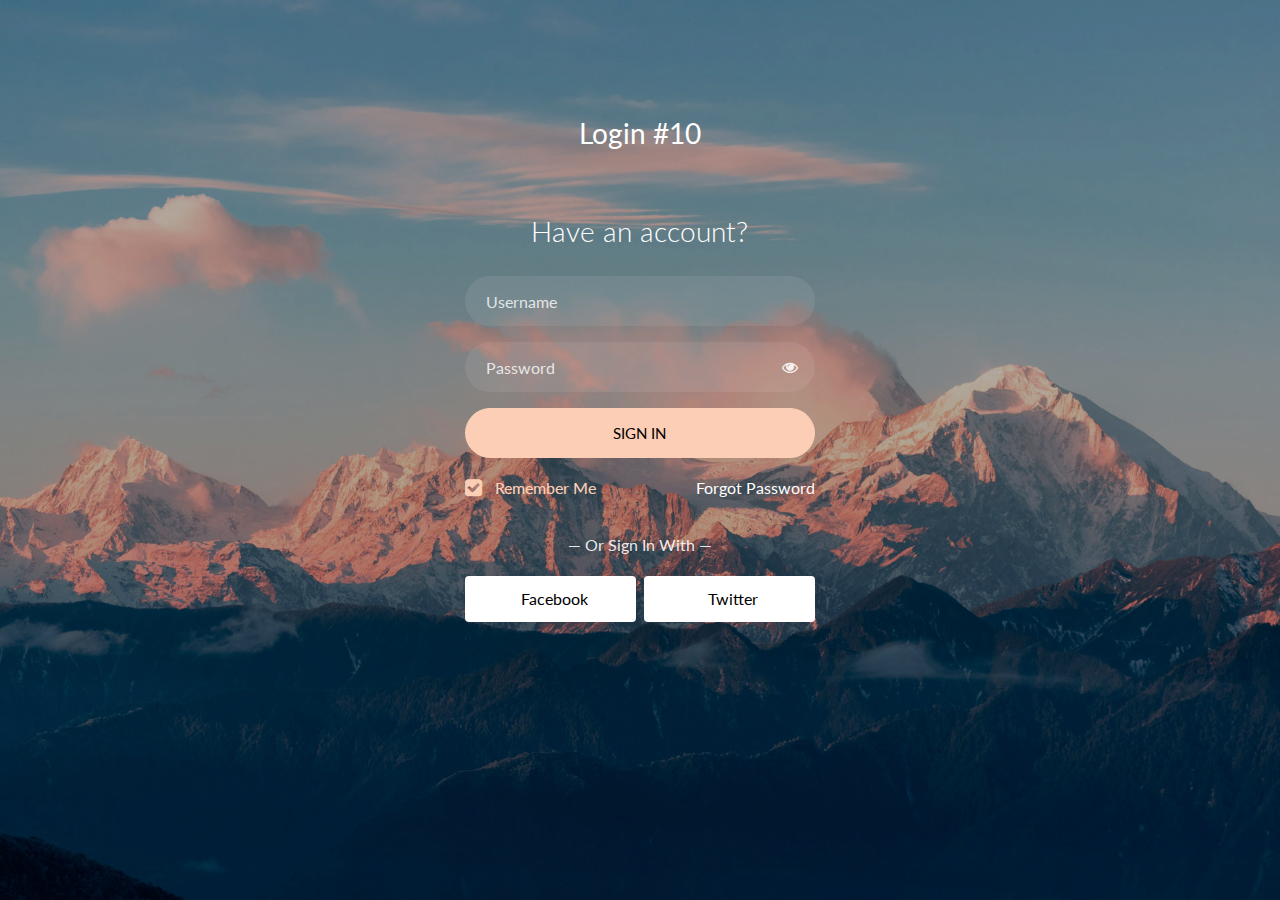
<file: Project.Presentation/wwwroot/loginTemplate/index.html>
<!doctype html>
<html lang="en">
  <head>
  	<title>Login 10</title>
    <meta charset="utf-8">
    <meta name="viewport" content="width=device-width, initial-scale=1, shrink-to-fit=no">

	<link href="https://fonts.googleapis.com/css?family=Lato:300,400,700&display=swap" rel="stylesheet">

	<link rel="stylesheet" href="https://stackpath.bootstrapcdn.com/font-awesome/4.7.0/css/font-awesome.min.css">
	
	<link rel="stylesheet" href="css/style.css">

	</head>
	<body class="img js-fullheight" style="background-image: url(images/bg.jpg);">
	<section class="ftco-section">
		<div class="container">
			<div class="row justify-content-center">
				<div class="col-md-6 text-center mb-5">
					<h2 class="heading-section">Login #10</h2>
				</div>
			</div>
			<div class="row justify-content-center">
				<div class="col-md-6 col-lg-4">
					<div class="login-wrap p-0">
		      	<h3 class="mb-4 text-center">Have an account?</h3>
		      	<form action="#" class="signin-form">
		      		<div class="form-group">
		      			<input type="text" class="form-control" placeholder="Username" required>
		      		</div>
	            <div class="form-group">
	              <input id="password-field" type="password" class="form-control" placeholder="Password" required>
	              <span toggle="#password-field" class="fa fa-fw fa-eye field-icon toggle-password"></span>
	            </div>
	            <div class="form-group">
	            	<button type="submit" class="form-control btn btn-primary submit px-3">Sign In</button>
	            </div>
	            <div class="form-group d-md-flex">
	            	<div class="w-50">
		            	<label class="checkbox-wrap checkbox-primary">Remember Me
									  <input type="checkbox" checked>
									  <span class="checkmark"></span>
									</label>
								</div>
								<div class="w-50 text-md-right">
									<a href="#" style="color: #fff">Forgot Password</a>
								</div>
	            </div>
	          </form>
	          <p class="w-100 text-center">&mdash; Or Sign In With &mdash;</p>
	          <div class="social d-flex text-center">
	          	<a href="#" class="px-2 py-2 mr-md-1 rounded"><span class="ion-logo-facebook mr-2"></span> Facebook</a>
	          	<a href="#" class="px-2 py-2 ml-md-1 rounded"><span class="ion-logo-twitter mr-2"></span> Twitter</a>
	          </div>
		      </div>
				</div>
			</div>
		</div>
	</section>

	<script src="js/jquery.min.js"></script>
  <script src="js/popper.js"></script>
  <script src="js/bootstrap.min.js"></script>
  <script src="js/main.js"></script>

	</body>
</html>
</file>
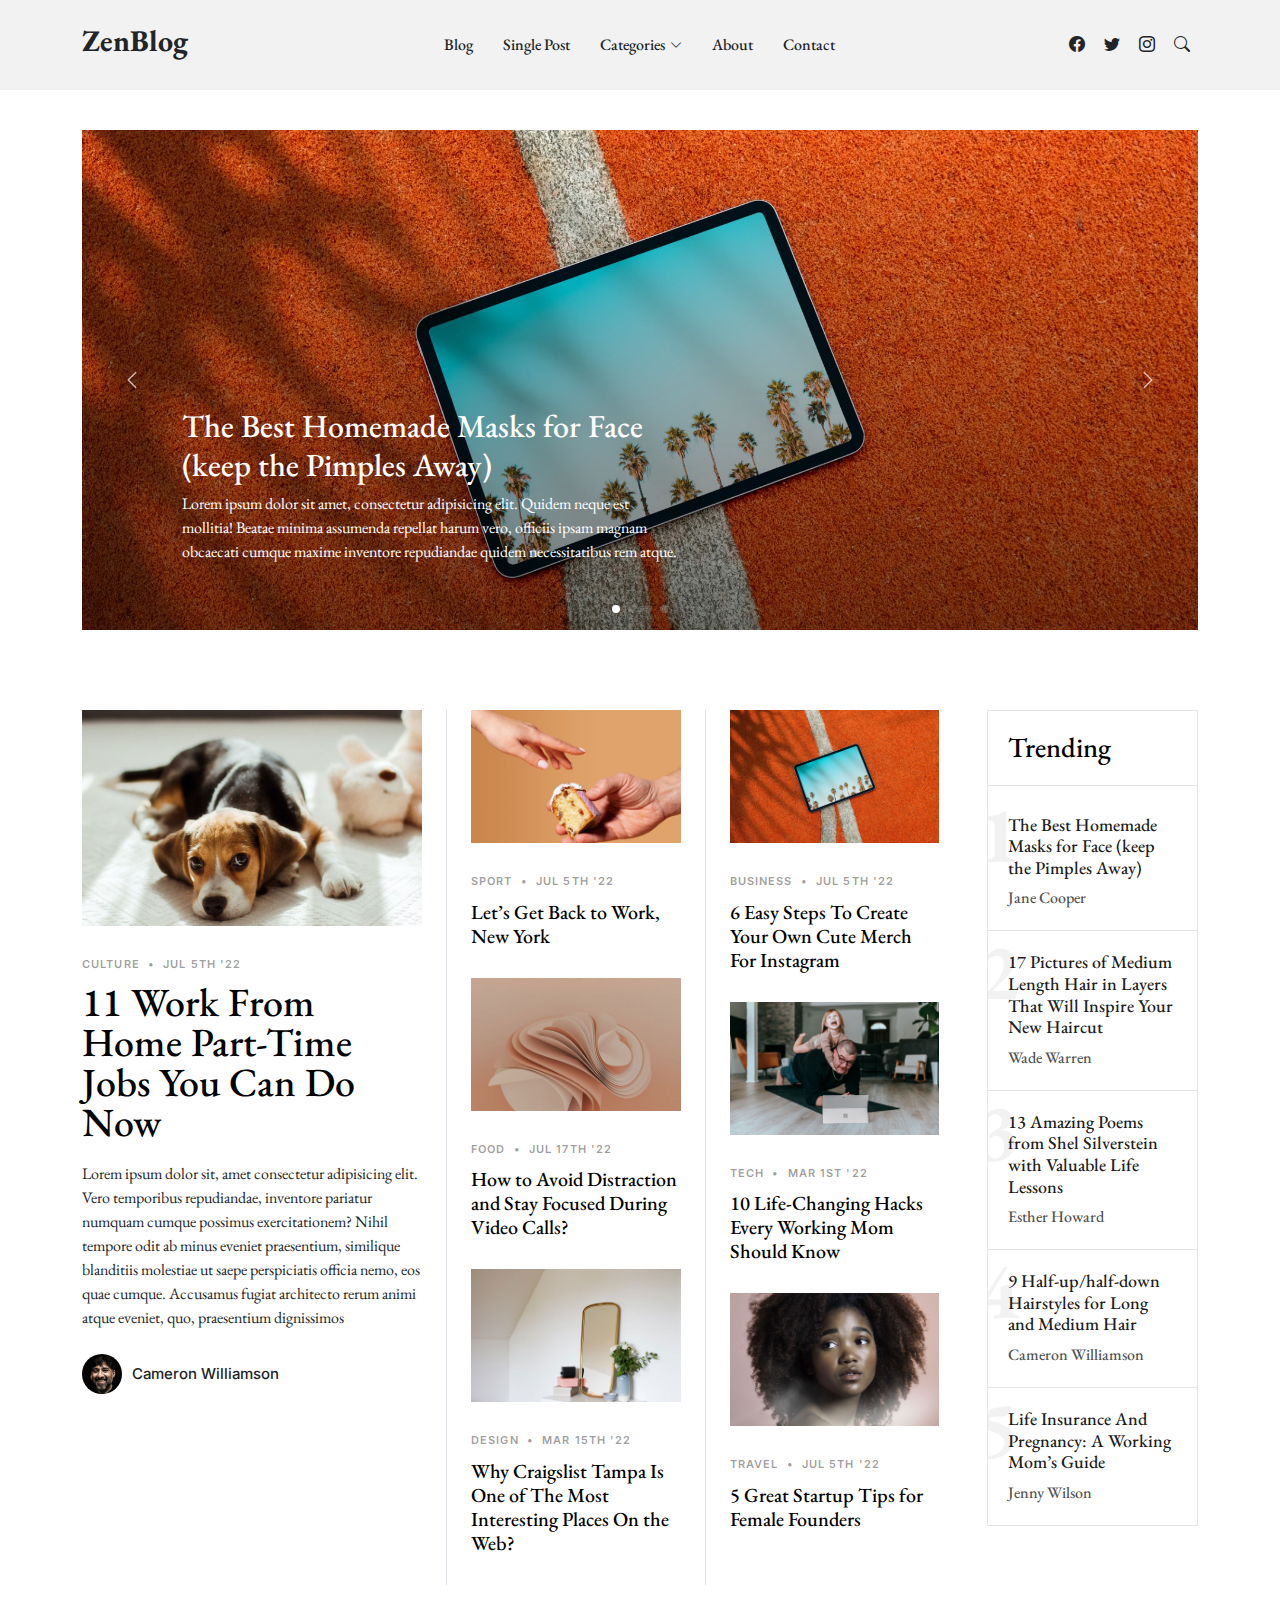
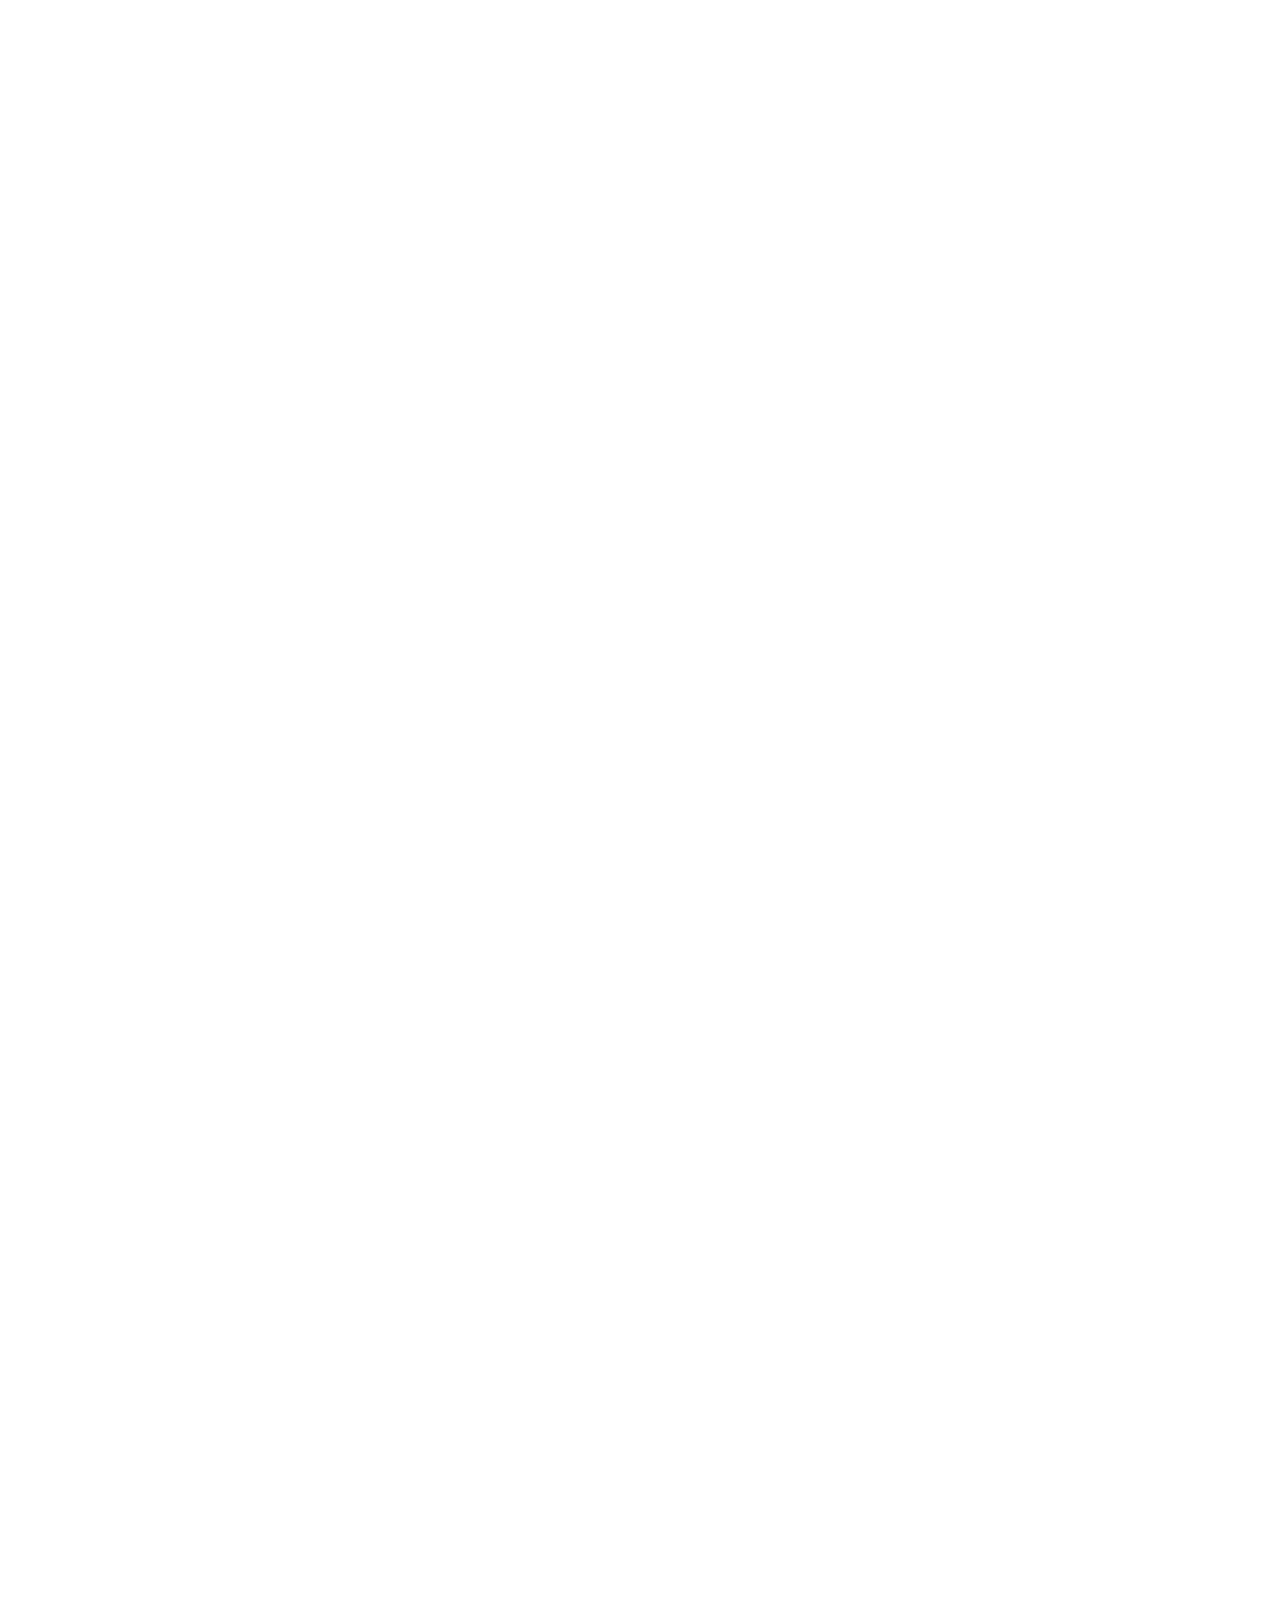
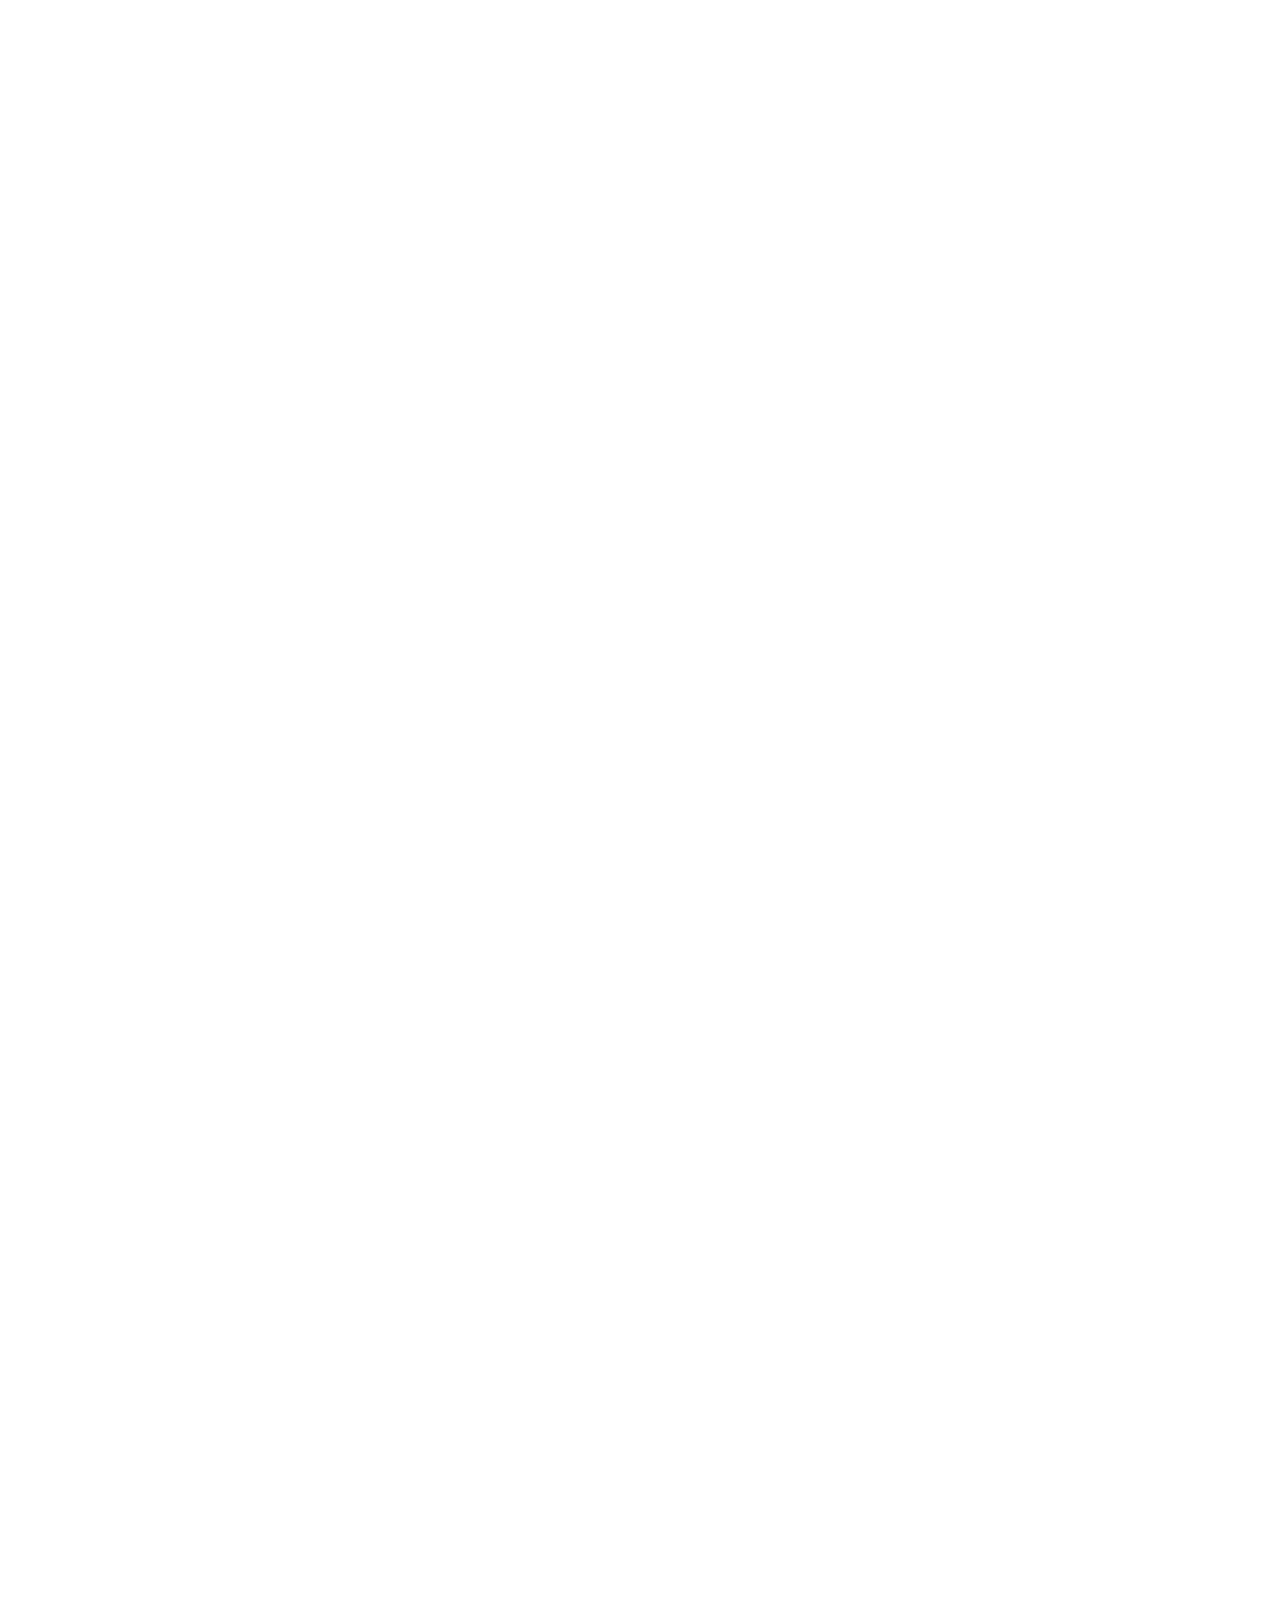
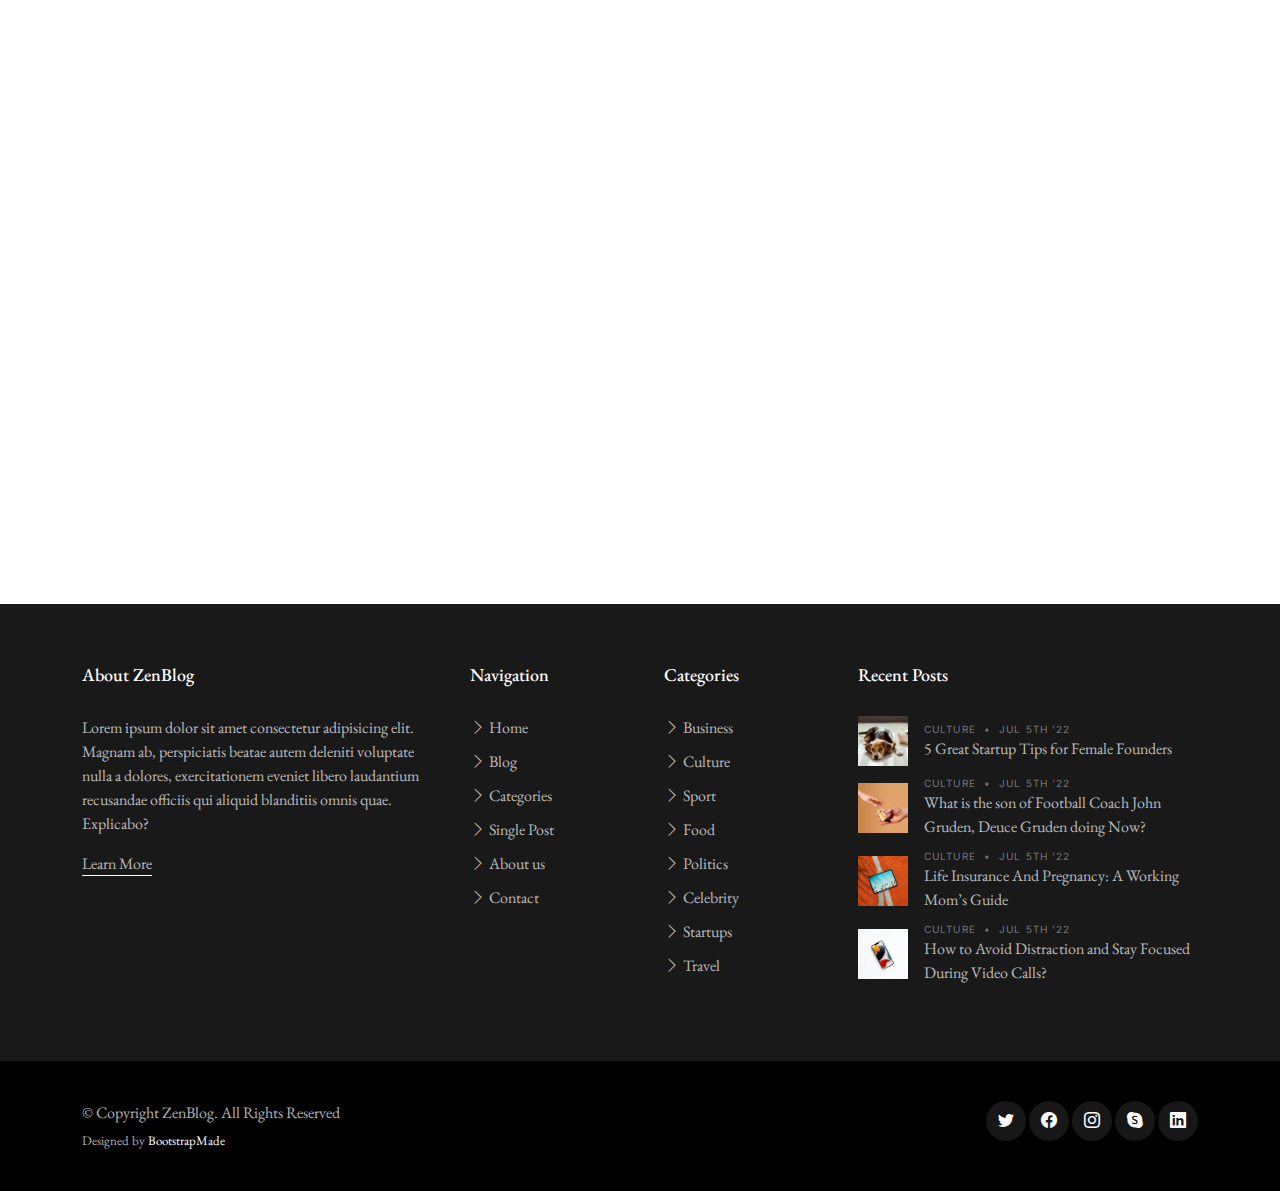
<file: Project.Presentation/wwwroot/mainTemplate/index.html>
<!DOCTYPE html>
<html lang="en">

<head>
    <meta charset="utf-8">
    <meta content="width=device-width, initial-scale=1.0" name="viewport">

    <title>ZenBlog Bootstrap Template - Index</title>
    <meta content="" name="description">
    <meta content="" name="keywords">

    <!-- Favicons -->
    <link href="assets/img/favicon.png" rel="icon">
    <link href="assets/img/apple-touch-icon.png" rel="apple-touch-icon">

    <!-- Google Fonts -->
    <link rel="preconnect" href="https://fonts.googleapis.com">
    <link rel="preconnect" href="https://fonts.gstatic.com" crossorigin>
    <link href="https://fonts.googleapis.com/css2?family=EB+Garamond:wght@400;500&family=Inter:wght@400;500&family=Playfair+Display:ital,wght@0,400;0,700;1,400;1,700&display=swap" rel="stylesheet">

    <!-- Vendor CSS Files -->
    <link href="assets/vendor/bootstrap/css/bootstrap.min.css" rel="stylesheet">
    <link href="assets/vendor/bootstrap-icons/bootstrap-icons.css" rel="stylesheet">
    <link href="assets/vendor/swiper/swiper-bundle.min.css" rel="stylesheet">
    <link href="assets/vendor/glightbox/css/glightbox.min.css" rel="stylesheet">
    <link href="assets/vendor/aos/aos.css" rel="stylesheet">

    <!-- Template Main CSS Files -->
    <link href="assets/css/variables.css" rel="stylesheet">
    <link href="assets/css/main.css" rel="stylesheet">

    <!-- =======================================================
    * Template Name: ZenBlog
    * Updated: Sep 18 2023 with Bootstrap v5.3.2
    * Template URL: https://bootstrapmade.com/zenblog-bootstrap-blog-template/
    * Author: BootstrapMade.com
    * License: https:///bootstrapmade.com/license/
    ======================================================== -->
</head>

<body>

    <!-- ======= Header ======= -->
    <header id="header" class="header d-flex align-items-center fixed-top">
        <div class="container-fluid container-xl d-flex align-items-center justify-content-between">

            <a href="index.html" class="logo d-flex align-items-center">
                <!-- Uncomment the line below if you also wish to use an image logo -->
                <!-- <img src="assets/img/logo.png" alt=""> -->
                <h1>ZenBlog</h1>
            </a>

            <nav id="navbar" class="navbar">
                <ul>
                    <li><a href="index.html">Blog</a></li>
                    <li><a href="single-post.html">Single Post</a></li>
                    <li class="dropdown">
                        <a href="category.html"><span>Categories</span> <i class="bi bi-chevron-down dropdown-indicator"></i></a>
                        <ul>
                            <li><a href="search-result.html">Search Result</a></li>
                            <li><a href="#">Drop Down 1</a></li>
                            <li class="dropdown">
                                <a href="#"><span>Deep Drop Down</span> <i class="bi bi-chevron-down dropdown-indicator"></i></a>
                                <ul>
                                    <li><a href="#">Deep Drop Down 1</a></li>
                                    <li><a href="#">Deep Drop Down 2</a></li>
                                    <li><a href="#">Deep Drop Down 3</a></li>
                                    <li><a href="#">Deep Drop Down 4</a></li>
                                    <li><a href="#">Deep Drop Down 5</a></li>
                                </ul>
                            </li>
                            <li><a href="#">Drop Down 2</a></li>
                            <li><a href="#">Drop Down 3</a></li>
                            <li><a href="#">Drop Down 4</a></li>
                        </ul>
                    </li>

                    <li><a href="about.html">About</a></li>
                    <li><a href="contact.html">Contact</a></li>
                </ul>
            </nav><!-- .navbar -->

            <div class="position-relative">
                <a href="#" class="mx-2"><span class="bi-facebook"></span></a>
                <a href="#" class="mx-2"><span class="bi-twitter"></span></a>
                <a href="#" class="mx-2"><span class="bi-instagram"></span></a>

                <a href="#" class="mx-2 js-search-open"><span class="bi-search"></span></a>
                <i class="bi bi-list mobile-nav-toggle"></i>

                <!-- ======= Search Form ======= -->
                <div class="search-form-wrap js-search-form-wrap">
                    <form action="search-result.html" class="search-form">
                        <span class="icon bi-search"></span>
                        <input type="text" placeholder="Search" class="form-control">
                        <button class="btn js-search-close"><span class="bi-x"></span></button>
                    </form>
                </div><!-- End Search Form -->

            </div>

        </div>

    </header><!-- End Header -->

    <main id="main">

        <!-- ======= Hero Slider Section ======= -->
        <section id="hero-slider" class="hero-slider">
            <div class="container-md" data-aos="fade-in">
                <div class="row">
                    <div class="col-12">
                        <div class="swiper sliderFeaturedPosts">
                            <div class="swiper-wrapper">
                                <div class="swiper-slide">
                                    <a href="single-post.html" class="img-bg d-flex align-items-end" style="background-image: url('assets/img/post-slide-1.jpg');">
                                        <div class="img-bg-inner">
                                            <h2>The Best Homemade Masks for Face (keep the Pimples Away)</h2>
                                            <p>Lorem ipsum dolor sit amet, consectetur adipisicing elit. Quidem neque est mollitia! Beatae minima assumenda repellat harum vero, officiis ipsam magnam obcaecati cumque maxime inventore repudiandae quidem necessitatibus rem atque.</p>
                                        </div>
                                    </a>
                                </div>

                                <div class="swiper-slide">
                                    <a href="single-post.html" class="img-bg d-flex align-items-end" style="background-image: url('assets/img/post-slide-2.jpg');">
                                        <div class="img-bg-inner">
                                            <h2>17 Pictures of Medium Length Hair in Layers That Will Inspire Your New Haircut</h2>
                                            <p>Lorem ipsum dolor sit amet, consectetur adipisicing elit. Quidem neque est mollitia! Beatae minima assumenda repellat harum vero, officiis ipsam magnam obcaecati cumque maxime inventore repudiandae quidem necessitatibus rem atque.</p>
                                        </div>
                                    </a>
                                </div>

                                <div class="swiper-slide">
                                    <a href="single-post.html" class="img-bg d-flex align-items-end" style="background-image: url('assets/img/post-slide-3.jpg');">
                                        <div class="img-bg-inner">
                                            <h2>13 Amazing Poems from Shel Silverstein with Valuable Life Lessons</h2>
                                            <p>Lorem ipsum dolor sit amet, consectetur adipisicing elit. Quidem neque est mollitia! Beatae minima assumenda repellat harum vero, officiis ipsam magnam obcaecati cumque maxime inventore repudiandae quidem necessitatibus rem atque.</p>
                                        </div>
                                    </a>
                                </div>

                                <div class="swiper-slide">
                                    <a href="single-post.html" class="img-bg d-flex align-items-end" style="background-image: url('assets/img/post-slide-4.jpg');">
                                        <div class="img-bg-inner">
                                            <h2>9 Half-up/half-down Hairstyles for Long and Medium Hair</h2>
                                            <p>Lorem ipsum dolor sit amet, consectetur adipisicing elit. Quidem neque est mollitia! Beatae minima assumenda repellat harum vero, officiis ipsam magnam obcaecati cumque maxime inventore repudiandae quidem necessitatibus rem atque.</p>
                                        </div>
                                    </a>
                                </div>
                            </div>
                            <div class="custom-swiper-button-next">
                                <span class="bi-chevron-right"></span>
                            </div>
                            <div class="custom-swiper-button-prev">
                                <span class="bi-chevron-left"></span>
                            </div>

                            <div class="swiper-pagination"></div>
                        </div>
                    </div>
                </div>
            </div>
        </section><!-- End Hero Slider Section -->
        <!-- ======= Post Grid Section ======= -->
        <section id="posts" class="posts">
            <div class="container" data-aos="fade-up">
                <div class="row g-5">
                    <div class="col-lg-4">
                        <div class="post-entry-1 lg">
                            <a href="single-post.html"><img src="assets/img/post-landscape-1.jpg" alt="" class="img-fluid"></a>
                            <div class="post-meta"><span class="date">Culture</span> <span class="mx-1">&bullet;</span> <span>Jul 5th '22</span></div>
                            <h2><a href="single-post.html">11 Work From Home Part-Time Jobs You Can Do Now</a></h2>
                            <p class="mb-4 d-block">Lorem ipsum dolor sit, amet consectetur adipisicing elit. Vero temporibus repudiandae, inventore pariatur numquam cumque possimus exercitationem? Nihil tempore odit ab minus eveniet praesentium, similique blanditiis molestiae ut saepe perspiciatis officia nemo, eos quae cumque. Accusamus fugiat architecto rerum animi atque eveniet, quo, praesentium dignissimos</p>

                            <div class="d-flex align-items-center author">
                                <div class="photo"><img src="assets/img/person-1.jpg" alt="" class="img-fluid"></div>
                                <div class="name">
                                    <h3 class="m-0 p-0">Cameron Williamson</h3>
                                </div>
                            </div>
                        </div>

                    </div>

                    <div class="col-lg-8">
                        <div class="row g-5">
                            <div class="col-lg-4 border-start custom-border">
                                <div class="post-entry-1">
                                    <a href="single-post.html"><img src="assets/img/post-landscape-2.jpg" alt="" class="img-fluid"></a>
                                    <div class="post-meta"><span class="date">Sport</span> <span class="mx-1">&bullet;</span> <span>Jul 5th '22</span></div>
                                    <h2><a href="single-post.html">Let’s Get Back to Work, New York</a></h2>
                                </div>
                                <div class="post-entry-1">
                                    <a href="single-post.html"><img src="assets/img/post-landscape-5.jpg" alt="" class="img-fluid"></a>
                                    <div class="post-meta"><span class="date">Food</span> <span class="mx-1">&bullet;</span> <span>Jul 17th '22</span></div>
                                    <h2><a href="single-post.html">How to Avoid Distraction and Stay Focused During Video Calls?</a></h2>
                                </div>
                                <div class="post-entry-1">
                                    <a href="single-post.html"><img src="assets/img/post-landscape-7.jpg" alt="" class="img-fluid"></a>
                                    <div class="post-meta"><span class="date">Design</span> <span class="mx-1">&bullet;</span> <span>Mar 15th '22</span></div>
                                    <h2><a href="single-post.html">Why Craigslist Tampa Is One of The Most Interesting Places On the Web?</a></h2>
                                </div>
                            </div>
                            <div class="col-lg-4 border-start custom-border">
                                <div class="post-entry-1">
                                    <a href="single-post.html"><img src="assets/img/post-landscape-3.jpg" alt="" class="img-fluid"></a>
                                    <div class="post-meta"><span class="date">Business</span> <span class="mx-1">&bullet;</span> <span>Jul 5th '22</span></div>
                                    <h2><a href="single-post.html">6 Easy Steps To Create Your Own Cute Merch For Instagram</a></h2>
                                </div>
                                <div class="post-entry-1">
                                    <a href="single-post.html"><img src="assets/img/post-landscape-6.jpg" alt="" class="img-fluid"></a>
                                    <div class="post-meta"><span class="date">Tech</span> <span class="mx-1">&bullet;</span> <span>Mar 1st '22</span></div>
                                    <h2><a href="single-post.html">10 Life-Changing Hacks Every Working Mom Should Know</a></h2>
                                </div>
                                <div class="post-entry-1">
                                    <a href="single-post.html"><img src="assets/img/post-landscape-8.jpg" alt="" class="img-fluid"></a>
                                    <div class="post-meta"><span class="date">Travel</span> <span class="mx-1">&bullet;</span> <span>Jul 5th '22</span></div>
                                    <h2><a href="single-post.html">5 Great Startup Tips for Female Founders</a></h2>
                                </div>
                            </div>

                            <!-- Trending Section -->
                            <div class="col-lg-4">

                                <div class="trending">
                                    <h3>Trending</h3>
                                    <ul class="trending-post">
                                        <li>
                                            <a href="single-post.html">
                                                <span class="number">1</span>
                                                <h3>The Best Homemade Masks for Face (keep the Pimples Away)</h3>
                                                <span class="author">Jane Cooper</span>
                                            </a>
                                        </li>
                                        <li>
                                            <a href="single-post.html">
                                                <span class="number">2</span>
                                                <h3>17 Pictures of Medium Length Hair in Layers That Will Inspire Your New Haircut</h3>
                                                <span class="author">Wade Warren</span>
                                            </a>
                                        </li>
                                        <li>
                                            <a href="single-post.html">
                                                <span class="number">3</span>
                                                <h3>13 Amazing Poems from Shel Silverstein with Valuable Life Lessons</h3>
                                                <span class="author">Esther Howard</span>
                                            </a>
                                        </li>
                                        <li>
                                            <a href="single-post.html">
                                                <span class="number">4</span>
                                                <h3>9 Half-up/half-down Hairstyles for Long and Medium Hair</h3>
                                                <span class="author">Cameron Williamson</span>
                                            </a>
                                        </li>
                                        <li>
                                            <a href="single-post.html">
                                                <span class="number">5</span>
                                                <h3>Life Insurance And Pregnancy: A Working Mom’s Guide</h3>
                                                <span class="author">Jenny Wilson</span>
                                            </a>
                                        </li>
                                    </ul>
                                </div>

                            </div> <!-- End Trending Section -->
                        </div>
                    </div>

                </div> <!-- End .row -->
            </div>
        </section> <!-- End Post Grid Section -->
        <!-- ======= Culture Category Section ======= -->
        <section class="category-section">
            <div class="container" data-aos="fade-up">

                <div class="section-header d-flex justify-content-between align-items-center mb-5">
                    <h2>Culture</h2>
                    <div><a href="category.html" class="more">See All Culture</a></div>
                </div>

                <div class="row">
                    <div class="col-md-9">

                        <div class="d-lg-flex post-entry-2">
                            <a href="single-post.html" class="me-4 thumbnail mb-4 mb-lg-0 d-inline-block">
                                <img src="assets/img/post-landscape-6.jpg" alt="" class="img-fluid">
                            </a>
                            <div>
                                <div class="post-meta"><span class="date">Culture</span> <span class="mx-1">&bullet;</span> <span>Jul 5th '22</span></div>
                                <h3><a href="single-post.html">What is the son of Football Coach John Gruden, Deuce Gruden doing Now?</a></h3>
                                <p>Lorem ipsum dolor sit amet consectetur adipisicing elit. Distinctio placeat exercitationem magni voluptates dolore. Tenetur fugiat voluptates quas, nobis error deserunt aliquam temporibus sapiente, laudantium dolorum itaque libero eos deleniti?</p>
                                <div class="d-flex align-items-center author">
                                    <div class="photo"><img src="assets/img/person-2.jpg" alt="" class="img-fluid"></div>
                                    <div class="name">
                                        <h3 class="m-0 p-0">Wade Warren</h3>
                                    </div>
                                </div>
                            </div>
                        </div>

                        <div class="row">
                            <div class="col-lg-4">
                                <div class="post-entry-1 border-bottom">
                                    <a href="single-post.html"><img src="assets/img/post-landscape-1.jpg" alt="" class="img-fluid"></a>
                                    <div class="post-meta"><span class="date">Culture</span> <span class="mx-1">&bullet;</span> <span>Jul 5th '22</span></div>
                                    <h2 class="mb-2"><a href="single-post.html">11 Work From Home Part-Time Jobs You Can Do Now</a></h2>
                                    <span class="author mb-3 d-block">Jenny Wilson</span>
                                    <p class="mb-4 d-block">Lorem ipsum dolor sit, amet consectetur adipisicing elit. Vero temporibus repudiandae, inventore pariatur numquam cumque possimus</p>
                                </div>

                                <div class="post-entry-1">
                                    <div class="post-meta"><span class="date">Culture</span> <span class="mx-1">&bullet;</span> <span>Jul 5th '22</span></div>
                                    <h2 class="mb-2"><a href="single-post.html">5 Great Startup Tips for Female Founders</a></h2>
                                    <span class="author mb-3 d-block">Jenny Wilson</span>
                                </div>
                            </div>
                            <div class="col-lg-8">
                                <div class="post-entry-1">
                                    <a href="single-post.html"><img src="assets/img/post-landscape-2.jpg" alt="" class="img-fluid"></a>
                                    <div class="post-meta"><span class="date">Culture</span> <span class="mx-1">&bullet;</span> <span>Jul 5th '22</span></div>
                                    <h2 class="mb-2"><a href="single-post.html">How to Avoid Distraction and Stay Focused During Video Calls?</a></h2>
                                    <span class="author mb-3 d-block">Jenny Wilson</span>
                                    <p class="mb-4 d-block">Lorem ipsum dolor sit, amet consectetur adipisicing elit. Vero temporibus repudiandae, inventore pariatur numquam cumque possimus</p>
                                </div>
                            </div>
                        </div>
                    </div>

                    <div class="col-md-3">
                        <div class="post-entry-1 border-bottom">
                            <div class="post-meta"><span class="date">Culture</span> <span class="mx-1">&bullet;</span> <span>Jul 5th '22</span></div>
                            <h2 class="mb-2"><a href="single-post.html">How to Avoid Distraction and Stay Focused During Video Calls?</a></h2>
                            <span class="author mb-3 d-block">Jenny Wilson</span>
                        </div>

                        <div class="post-entry-1 border-bottom">
                            <div class="post-meta"><span class="date">Culture</span> <span class="mx-1">&bullet;</span> <span>Jul 5th '22</span></div>
                            <h2 class="mb-2"><a href="single-post.html">17 Pictures of Medium Length Hair in Layers That Will Inspire Your New Haircut</a></h2>
                            <span class="author mb-3 d-block">Jenny Wilson</span>
                        </div>

                        <div class="post-entry-1 border-bottom">
                            <div class="post-meta"><span class="date">Culture</span> <span class="mx-1">&bullet;</span> <span>Jul 5th '22</span></div>
                            <h2 class="mb-2"><a href="single-post.html">9 Half-up/half-down Hairstyles for Long and Medium Hair</a></h2>
                            <span class="author mb-3 d-block">Jenny Wilson</span>
                        </div>

                        <div class="post-entry-1 border-bottom">
                            <div class="post-meta"><span class="date">Culture</span> <span class="mx-1">&bullet;</span> <span>Jul 5th '22</span></div>
                            <h2 class="mb-2"><a href="single-post.html">Life Insurance And Pregnancy: A Working Mom’s Guide</a></h2>
                            <span class="author mb-3 d-block">Jenny Wilson</span>
                        </div>

                        <div class="post-entry-1 border-bottom">
                            <div class="post-meta"><span class="date">Culture</span> <span class="mx-1">&bullet;</span> <span>Jul 5th '22</span></div>
                            <h2 class="mb-2"><a href="single-post.html">The Best Homemade Masks for Face (keep the Pimples Away)</a></h2>
                            <span class="author mb-3 d-block">Jenny Wilson</span>
                        </div>

                        <div class="post-entry-1 border-bottom">
                            <div class="post-meta"><span class="date">Culture</span> <span class="mx-1">&bullet;</span> <span>Jul 5th '22</span></div>
                            <h2 class="mb-2"><a href="single-post.html">10 Life-Changing Hacks Every Working Mom Should Know</a></h2>
                            <span class="author mb-3 d-block">Jenny Wilson</span>
                        </div>
                    </div>
                </div>
            </div>
        </section><!-- End Culture Category Section -->
        <!-- ======= Business Category Section ======= -->
        <section class="category-section">
            <div class="container" data-aos="fade-up">

                <div class="section-header d-flex justify-content-between align-items-center mb-5">
                    <h2>Business</h2>
                    <div><a href="category.html" class="more">See All Business</a></div>
                </div>

                <div class="row">
                    <div class="col-md-9 order-md-2">

                        <div class="d-lg-flex post-entry-2">
                            <a href="single-post.html" class="me-4 thumbnail d-inline-block mb-4 mb-lg-0">
                                <img src="assets/img/post-landscape-3.jpg" alt="" class="img-fluid">
                            </a>
                            <div>
                                <div class="post-meta"><span class="date">Business</span> <span class="mx-1">&bullet;</span> <span>Jul 5th '22</span></div>
                                <h3><a href="single-post.html">What is the son of Football Coach John Gruden, Deuce Gruden doing Now?</a></h3>
                                <p>Lorem ipsum dolor sit amet consectetur adipisicing elit. Distinctio placeat exercitationem magni voluptates dolore. Tenetur fugiat voluptates quas, nobis error deserunt aliquam temporibus sapiente, laudantium dolorum itaque libero eos deleniti?</p>
                                <div class="d-flex align-items-center author">
                                    <div class="photo"><img src="assets/img/person-4.jpg" alt="" class="img-fluid"></div>
                                    <div class="name">
                                        <h3 class="m-0 p-0">Wade Warren</h3>
                                    </div>
                                </div>
                            </div>
                        </div>

                        <div class="row">
                            <div class="col-lg-4">
                                <div class="post-entry-1 border-bottom">
                                    <a href="single-post.html"><img src="assets/img/post-landscape-5.jpg" alt="" class="img-fluid"></a>
                                    <div class="post-meta"><span class="date">Business</span> <span class="mx-1">&bullet;</span> <span>Jul 5th '22</span></div>
                                    <h2 class="mb-2"><a href="single-post.html">11 Work From Home Part-Time Jobs You Can Do Now</a></h2>
                                    <span class="author mb-3 d-block">Jenny Wilson</span>
                                    <p class="mb-4 d-block">Lorem ipsum dolor sit, amet consectetur adipisicing elit. Vero temporibus repudiandae, inventore pariatur numquam cumque possimus</p>
                                </div>

                                <div class="post-entry-1">
                                    <div class="post-meta"><span class="date">Business</span> <span class="mx-1">&bullet;</span> <span>Jul 5th '22</span></div>
                                    <h2 class="mb-2"><a href="single-post.html">5 Great Startup Tips for Female Founders</a></h2>
                                    <span class="author mb-3 d-block">Jenny Wilson</span>
                                </div>
                            </div>
                            <div class="col-lg-8">
                                <div class="post-entry-1">
                                    <a href="single-post.html"><img src="assets/img/post-landscape-7.jpg" alt="" class="img-fluid"></a>
                                    <div class="post-meta"><span class="date">Business</span> <span class="mx-1">&bullet;</span> <span>Jul 5th '22</span></div>
                                    <h2 class="mb-2"><a href="single-post.html">How to Avoid Distraction and Stay Focused During Video Calls?</a></h2>
                                    <span class="author mb-3 d-block">Jenny Wilson</span>
                                    <p class="mb-4 d-block">Lorem ipsum dolor sit, amet consectetur adipisicing elit. Vero temporibus repudiandae, inventore pariatur numquam cumque possimus</p>
                                </div>
                            </div>
                        </div>
                    </div>
                    <div class="col-md-3">
                        <div class="post-entry-1 border-bottom">
                            <div class="post-meta"><span class="date">Business</span> <span class="mx-1">&bullet;</span> <span>Jul 5th '22</span></div>
                            <h2 class="mb-2"><a href="single-post.html">How to Avoid Distraction and Stay Focused During Video Calls?</a></h2>
                            <span class="author mb-3 d-block">Jenny Wilson</span>
                        </div>

                        <div class="post-entry-1 border-bottom">
                            <div class="post-meta"><span class="date">Business</span> <span class="mx-1">&bullet;</span> <span>Jul 5th '22</span></div>
                            <h2 class="mb-2"><a href="single-post.html">17 Pictures of Medium Length Hair in Layers That Will Inspire Your New Haircut</a></h2>
                            <span class="author mb-3 d-block">Jenny Wilson</span>
                        </div>

                        <div class="post-entry-1 border-bottom">
                            <div class="post-meta"><span class="date">Business</span> <span class="mx-1">&bullet;</span> <span>Jul 5th '22</span></div>
                            <h2 class="mb-2"><a href="single-post.html">9 Half-up/half-down Hairstyles for Long and Medium Hair</a></h2>
                            <span class="author mb-3 d-block">Jenny Wilson</span>
                        </div>

                        <div class="post-entry-1 border-bottom">
                            <div class="post-meta"><span class="date">Business</span> <span class="mx-1">&bullet;</span> <span>Jul 5th '22</span></div>
                            <h2 class="mb-2"><a href="single-post.html">Life Insurance And Pregnancy: A Working Mom’s Guide</a></h2>
                            <span class="author mb-3 d-block">Jenny Wilson</span>
                        </div>

                        <div class="post-entry-1 border-bottom">
                            <div class="post-meta"><span class="date">Business</span> <span class="mx-1">&bullet;</span> <span>Jul 5th '22</span></div>
                            <h2 class="mb-2"><a href="single-post.html">The Best Homemade Masks for Face (keep the Pimples Away)</a></h2>
                            <span class="author mb-3 d-block">Jenny Wilson</span>
                        </div>

                        <div class="post-entry-1 border-bottom">
                            <div class="post-meta"><span class="date">Business</span> <span class="mx-1">&bullet;</span> <span>Jul 5th '22</span></div>
                            <h2 class="mb-2"><a href="single-post.html">10 Life-Changing Hacks Every Working Mom Should Know</a></h2>
                            <span class="author mb-3 d-block">Jenny Wilson</span>
                        </div>
                    </div>
                </div>
            </div>
        </section><!-- End Business Category Section -->
        <!-- ======= Lifestyle Category Section ======= -->
        <section class="category-section">
            <div class="container" data-aos="fade-up">

                <div class="section-header d-flex justify-content-between align-items-center mb-5">
                    <h2>Lifestyle</h2>
                    <div><a href="category.html" class="more">See All Lifestyle</a></div>
                </div>

                <div class="row g-5">
                    <div class="col-lg-4">
                        <div class="post-entry-1 lg">
                            <a href="single-post.html"><img src="assets/img/post-landscape-8.jpg" alt="" class="img-fluid"></a>
                            <div class="post-meta"><span class="date">Lifestyle</span> <span class="mx-1">&bullet;</span> <span>Jul 5th '22</span></div>
                            <h2><a href="single-post.html">11 Work From Home Part-Time Jobs You Can Do Now</a></h2>
                            <p class="mb-4 d-block">Lorem ipsum dolor sit, amet consectetur adipisicing elit. Vero temporibus repudiandae, inventore pariatur numquam cumque possimus exercitationem? Nihil tempore odit ab minus eveniet praesentium, similique blanditiis molestiae ut saepe perspiciatis officia nemo, eos quae cumque. Accusamus fugiat architecto rerum animi atque eveniet, quo, praesentium dignissimos</p>

                            <div class="d-flex align-items-center author">
                                <div class="photo"><img src="assets/img/person-7.jpg" alt="" class="img-fluid"></div>
                                <div class="name">
                                    <h3 class="m-0 p-0">Esther Howard</h3>
                                </div>
                            </div>
                        </div>

                        <div class="post-entry-1 border-bottom">
                            <div class="post-meta"><span class="date">Lifestyle</span> <span class="mx-1">&bullet;</span> <span>Jul 5th '22</span></div>
                            <h2 class="mb-2"><a href="single-post.html">The Best Homemade Masks for Face (keep the Pimples Away)</a></h2>
                            <span class="author mb-3 d-block">Jenny Wilson</span>
                        </div>

                        <div class="post-entry-1">
                            <div class="post-meta"><span class="date">Lifestyle</span> <span class="mx-1">&bullet;</span> <span>Jul 5th '22</span></div>
                            <h2 class="mb-2"><a href="single-post.html">10 Life-Changing Hacks Every Working Mom Should Know</a></h2>
                            <span class="author mb-3 d-block">Jenny Wilson</span>
                        </div>

                    </div>

                    <div class="col-lg-8">
                        <div class="row g-5">
                            <div class="col-lg-4 border-start custom-border">
                                <div class="post-entry-1">
                                    <a href="single-post.html"><img src="assets/img/post-landscape-6.jpg" alt="" class="img-fluid"></a>
                                    <div class="post-meta"><span class="date">Lifestyle</span> <span class="mx-1">&bullet;</span> <span>Jul 5th '22</span></div>
                                    <h2><a href="single-post.html">Let’s Get Back to Work, New York</a></h2>
                                </div>
                                <div class="post-entry-1">
                                    <a href="single-post.html"><img src="assets/img/post-landscape-5.jpg" alt="" class="img-fluid"></a>
                                    <div class="post-meta"><span class="date">Lifestyle</span> <span class="mx-1">&bullet;</span> <span>Jul 17th '22</span></div>
                                    <h2><a href="single-post.html">How to Avoid Distraction and Stay Focused During Video Calls?</a></h2>
                                </div>
                                <div class="post-entry-1">
                                    <a href="single-post.html"><img src="assets/img/post-landscape-4.jpg" alt="" class="img-fluid"></a>
                                    <div class="post-meta"><span class="date">Lifestyle</span> <span class="mx-1">&bullet;</span> <span>Mar 15th '22</span></div>
                                    <h2><a href="single-post.html">Why Craigslist Tampa Is One of The Most Interesting Places On the Web?</a></h2>
                                </div>
                            </div>
                            <div class="col-lg-4 border-start custom-border">
                                <div class="post-entry-1">
                                    <a href="single-post.html"><img src="assets/img/post-landscape-3.jpg" alt="" class="img-fluid"></a>
                                    <div class="post-meta"><span class="date">Lifestyle</span> <span class="mx-1">&bullet;</span> <span>Jul 5th '22</span></div>
                                    <h2><a href="single-post.html">6 Easy Steps To Create Your Own Cute Merch For Instagram</a></h2>
                                </div>
                                <div class="post-entry-1">
                                    <a href="single-post.html"><img src="assets/img/post-landscape-2.jpg" alt="" class="img-fluid"></a>
                                    <div class="post-meta"><span class="date">Lifestyle</span> <span class="mx-1">&bullet;</span> <span>Mar 1st '22</span></div>
                                    <h2><a href="single-post.html">10 Life-Changing Hacks Every Working Mom Should Know</a></h2>
                                </div>
                                <div class="post-entry-1">
                                    <a href="single-post.html"><img src="assets/img/post-landscape-1.jpg" alt="" class="img-fluid"></a>
                                    <div class="post-meta"><span class="date">Lifestyle</span> <span class="mx-1">&bullet;</span> <span>Jul 5th '22</span></div>
                                    <h2><a href="single-post.html">5 Great Startup Tips for Female Founders</a></h2>
                                </div>
                            </div>
                            <div class="col-lg-4">

                                <div class="post-entry-1 border-bottom">
                                    <div class="post-meta"><span class="date">Lifestyle</span> <span class="mx-1">&bullet;</span> <span>Jul 5th '22</span></div>
                                    <h2 class="mb-2"><a href="single-post.html">How to Avoid Distraction and Stay Focused During Video Calls?</a></h2>
                                    <span class="author mb-3 d-block">Jenny Wilson</span>
                                </div>

                                <div class="post-entry-1 border-bottom">
                                    <div class="post-meta"><span class="date">Lifestyle</span> <span class="mx-1">&bullet;</span> <span>Jul 5th '22</span></div>
                                    <h2 class="mb-2"><a href="single-post.html">17 Pictures of Medium Length Hair in Layers That Will Inspire Your New Haircut</a></h2>
                                    <span class="author mb-3 d-block">Jenny Wilson</span>
                                </div>

                                <div class="post-entry-1 border-bottom">
                                    <div class="post-meta"><span class="date">Lifestyle</span> <span class="mx-1">&bullet;</span> <span>Jul 5th '22</span></div>
                                    <h2 class="mb-2"><a href="single-post.html">9 Half-up/half-down Hairstyles for Long and Medium Hair</a></h2>
                                    <span class="author mb-3 d-block">Jenny Wilson</span>
                                </div>

                                <div class="post-entry-1 border-bottom">
                                    <div class="post-meta"><span class="date">Lifestyle</span> <span class="mx-1">&bullet;</span> <span>Jul 5th '22</span></div>
                                    <h2 class="mb-2"><a href="single-post.html">Life Insurance And Pregnancy: A Working Mom’s Guide</a></h2>
                                    <span class="author mb-3 d-block">Jenny Wilson</span>
                                </div>

                                <div class="post-entry-1 border-bottom">
                                    <div class="post-meta"><span class="date">Lifestyle</span> <span class="mx-1">&bullet;</span> <span>Jul 5th '22</span></div>
                                    <h2 class="mb-2"><a href="single-post.html">The Best Homemade Masks for Face (keep the Pimples Away)</a></h2>
                                    <span class="author mb-3 d-block">Jenny Wilson</span>
                                </div>

                                <div class="post-entry-1 border-bottom">
                                    <div class="post-meta"><span class="date">Lifestyle</span> <span class="mx-1">&bullet;</span> <span>Jul 5th '22</span></div>
                                    <h2 class="mb-2"><a href="single-post.html">10 Life-Changing Hacks Every Working Mom Should Know</a></h2>
                                    <span class="author mb-3 d-block">Jenny Wilson</span>
                                </div>

                            </div>
                        </div>
                    </div>

                </div> <!-- End .row -->
            </div>
        </section><!-- End Lifestyle Category Section -->

    </main><!-- End #main -->
    <!-- ======= Footer ======= -->
    <footer id="footer" class="footer">

        <div class="footer-content">
            <div class="container">

                <div class="row g-5">
                    <div class="col-lg-4">
                        <h3 class="footer-heading">About ZenBlog</h3>
                        <p>Lorem ipsum dolor sit amet consectetur adipisicing elit. Magnam ab, perspiciatis beatae autem deleniti voluptate nulla a dolores, exercitationem eveniet libero laudantium recusandae officiis qui aliquid blanditiis omnis quae. Explicabo?</p>
                        <p><a href="about.html" class="footer-link-more">Learn More</a></p>
                    </div>
                    <div class="col-6 col-lg-2">
                        <h3 class="footer-heading">Navigation</h3>
                        <ul class="footer-links list-unstyled">
                            <li><a href="index.html"><i class="bi bi-chevron-right"></i> Home</a></li>
                            <li><a href="index.html"><i class="bi bi-chevron-right"></i> Blog</a></li>
                            <li><a href="category.html"><i class="bi bi-chevron-right"></i> Categories</a></li>
                            <li><a href="single-post.html"><i class="bi bi-chevron-right"></i> Single Post</a></li>
                            <li><a href="about.html"><i class="bi bi-chevron-right"></i> About us</a></li>
                            <li><a href="contact.html"><i class="bi bi-chevron-right"></i> Contact</a></li>
                        </ul>
                    </div>
                    <div class="col-6 col-lg-2">
                        <h3 class="footer-heading">Categories</h3>
                        <ul class="footer-links list-unstyled">
                            <li><a href="category.html"><i class="bi bi-chevron-right"></i> Business</a></li>
                            <li><a href="category.html"><i class="bi bi-chevron-right"></i> Culture</a></li>
                            <li><a href="category.html"><i class="bi bi-chevron-right"></i> Sport</a></li>
                            <li><a href="category.html"><i class="bi bi-chevron-right"></i> Food</a></li>
                            <li><a href="category.html"><i class="bi bi-chevron-right"></i> Politics</a></li>
                            <li><a href="category.html"><i class="bi bi-chevron-right"></i> Celebrity</a></li>
                            <li><a href="category.html"><i class="bi bi-chevron-right"></i> Startups</a></li>
                            <li><a href="category.html"><i class="bi bi-chevron-right"></i> Travel</a></li>

                        </ul>
                    </div>

                    <div class="col-lg-4">
                        <h3 class="footer-heading">Recent Posts</h3>

                        <ul class="footer-links footer-blog-entry list-unstyled">
                            <li>
                                <a href="single-post.html" class="d-flex align-items-center">
                                    <img src="assets/img/post-sq-1.jpg" alt="" class="img-fluid me-3">
                                    <div>
                                        <div class="post-meta d-block"><span class="date">Culture</span> <span class="mx-1">&bullet;</span> <span>Jul 5th '22</span></div>
                                        <span>5 Great Startup Tips for Female Founders</span>
                                    </div>
                                </a>
                            </li>

                            <li>
                                <a href="single-post.html" class="d-flex align-items-center">
                                    <img src="assets/img/post-sq-2.jpg" alt="" class="img-fluid me-3">
                                    <div>
                                        <div class="post-meta d-block"><span class="date">Culture</span> <span class="mx-1">&bullet;</span> <span>Jul 5th '22</span></div>
                                        <span>What is the son of Football Coach John Gruden, Deuce Gruden doing Now?</span>
                                    </div>
                                </a>
                            </li>

                            <li>
                                <a href="single-post.html" class="d-flex align-items-center">
                                    <img src="assets/img/post-sq-3.jpg" alt="" class="img-fluid me-3">
                                    <div>
                                        <div class="post-meta d-block"><span class="date">Culture</span> <span class="mx-1">&bullet;</span> <span>Jul 5th '22</span></div>
                                        <span>Life Insurance And Pregnancy: A Working Mom’s Guide</span>
                                    </div>
                                </a>
                            </li>

                            <li>
                                <a href="single-post.html" class="d-flex align-items-center">
                                    <img src="assets/img/post-sq-4.jpg" alt="" class="img-fluid me-3">
                                    <div>
                                        <div class="post-meta d-block"><span class="date">Culture</span> <span class="mx-1">&bullet;</span> <span>Jul 5th '22</span></div>
                                        <span>How to Avoid Distraction and Stay Focused During Video Calls?</span>
                                    </div>
                                </a>
                            </li>

                        </ul>

                    </div>
                </div>
            </div>
        </div>

        <div class="footer-legal">
            <div class="container">

                <div class="row justify-content-between">
                    <div class="col-md-6 text-center text-md-start mb-3 mb-md-0">
                        <div class="copyright">
                            © Copyright <strong><span>ZenBlog</span></strong>. All Rights Reserved
                        </div>

                        <div class="credits">
                            <!-- All the links in the footer should remain intact. -->
                            <!-- You can delete the links only if you purchased the pro version. -->
                            <!-- Licensing information: https://bootstrapmade.com/license/ -->
                            <!-- Purchase the pro version with working PHP/AJAX contact form: https://bootstrapmade.com/herobiz-bootstrap-business-template/ -->
                            Designed by <a href="https://bootstrapmade.com/">BootstrapMade</a>
                        </div>

                    </div>

                    <div class="col-md-6">
                        <div class="social-links mb-3 mb-lg-0 text-center text-md-end">
                            <a href="#" class="twitter"><i class="bi bi-twitter"></i></a>
                            <a href="#" class="facebook"><i class="bi bi-facebook"></i></a>
                            <a href="#" class="instagram"><i class="bi bi-instagram"></i></a>
                            <a href="#" class="google-plus"><i class="bi bi-skype"></i></a>
                            <a href="#" class="linkedin"><i class="bi bi-linkedin"></i></a>
                        </div>

                    </div>

                </div>

            </div>
        </div>

    </footer>

    <a href="#" class="scroll-top d-flex align-items-center justify-content-center"><i class="bi bi-arrow-up-short"></i></a>

    <!-- Vendor JS Files -->
    <script src="assets/vendor/bootstrap/js/bootstrap.bundle.min.js"></script>
    <script src="assets/vendor/swiper/swiper-bundle.min.js"></script>
    <script src="assets/vendor/glightbox/js/glightbox.min.js"></script>
    <script src="assets/vendor/aos/aos.js"></script>
    <script src="assets/vendor/php-email-form/validate.js"></script>

    <!-- Template Main JS File -->
    <script src="assets/js/main.js"></script>

</body>

</html>
</file>
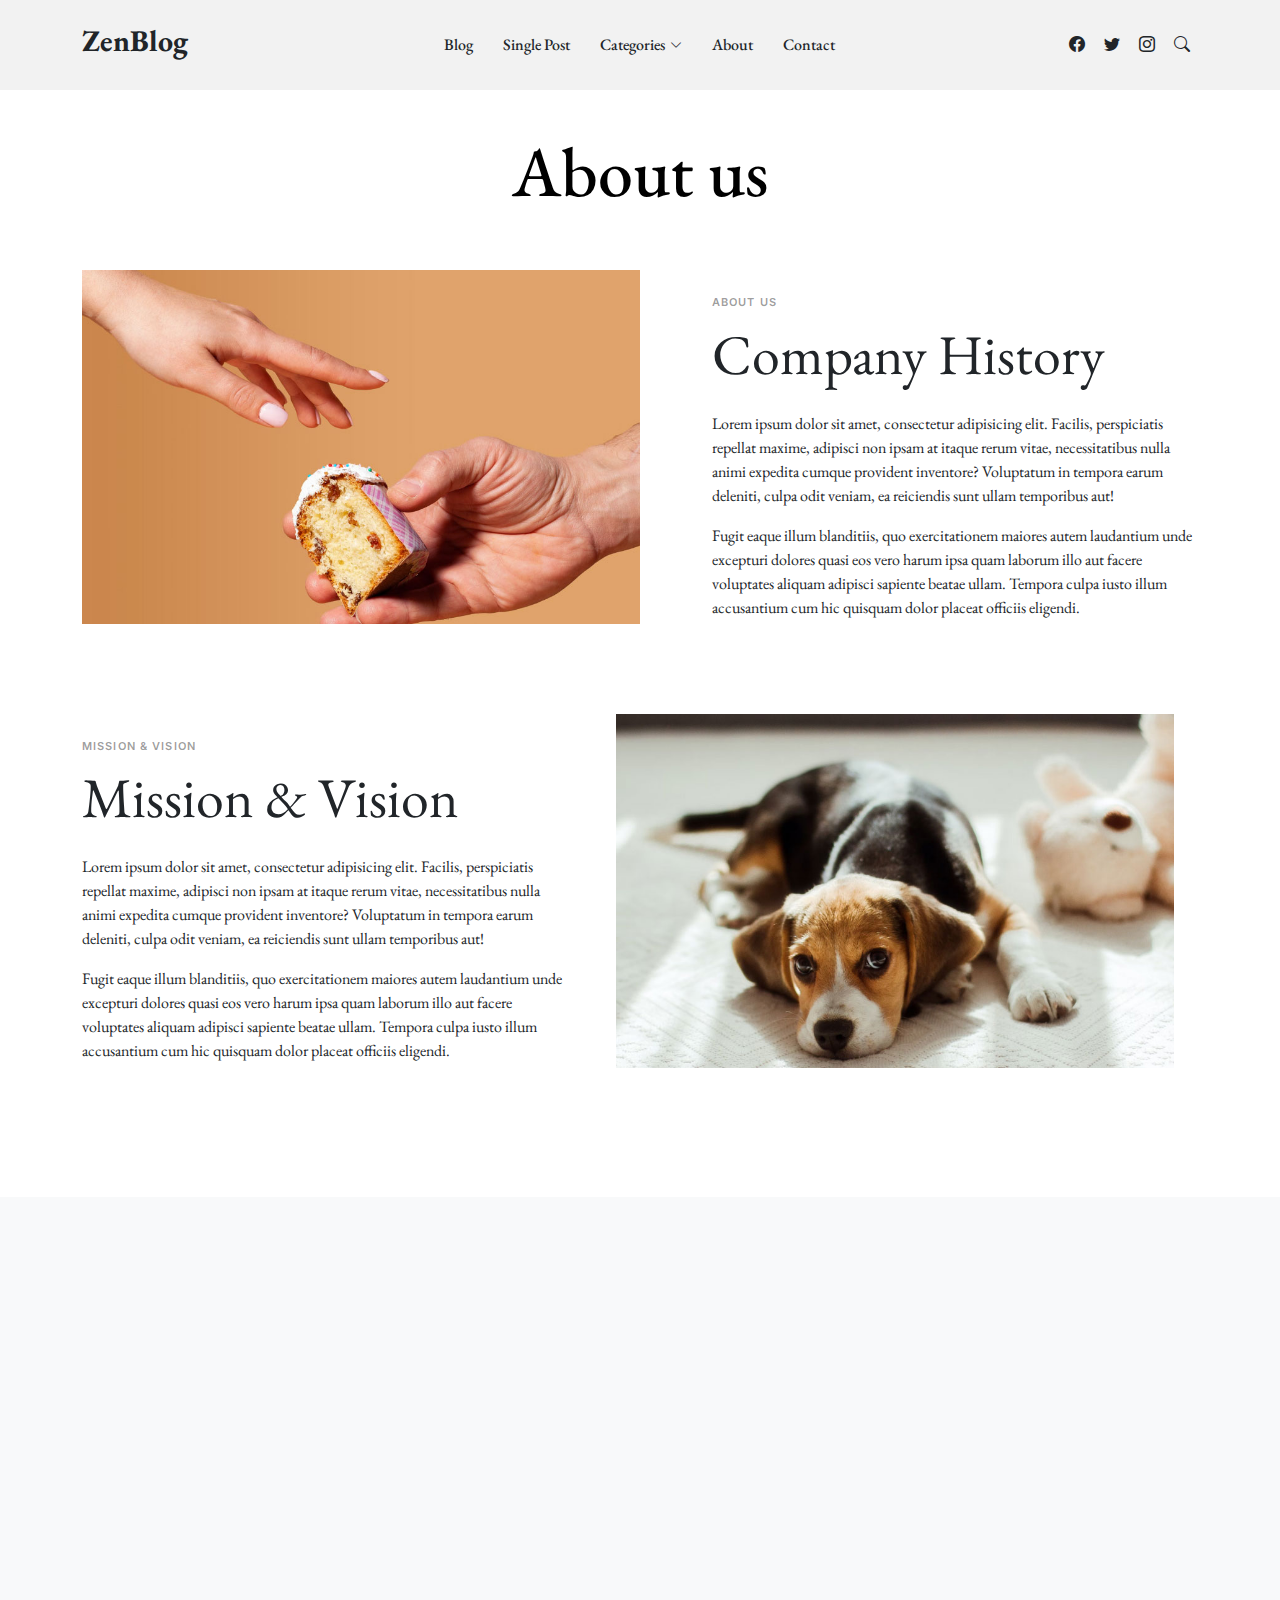
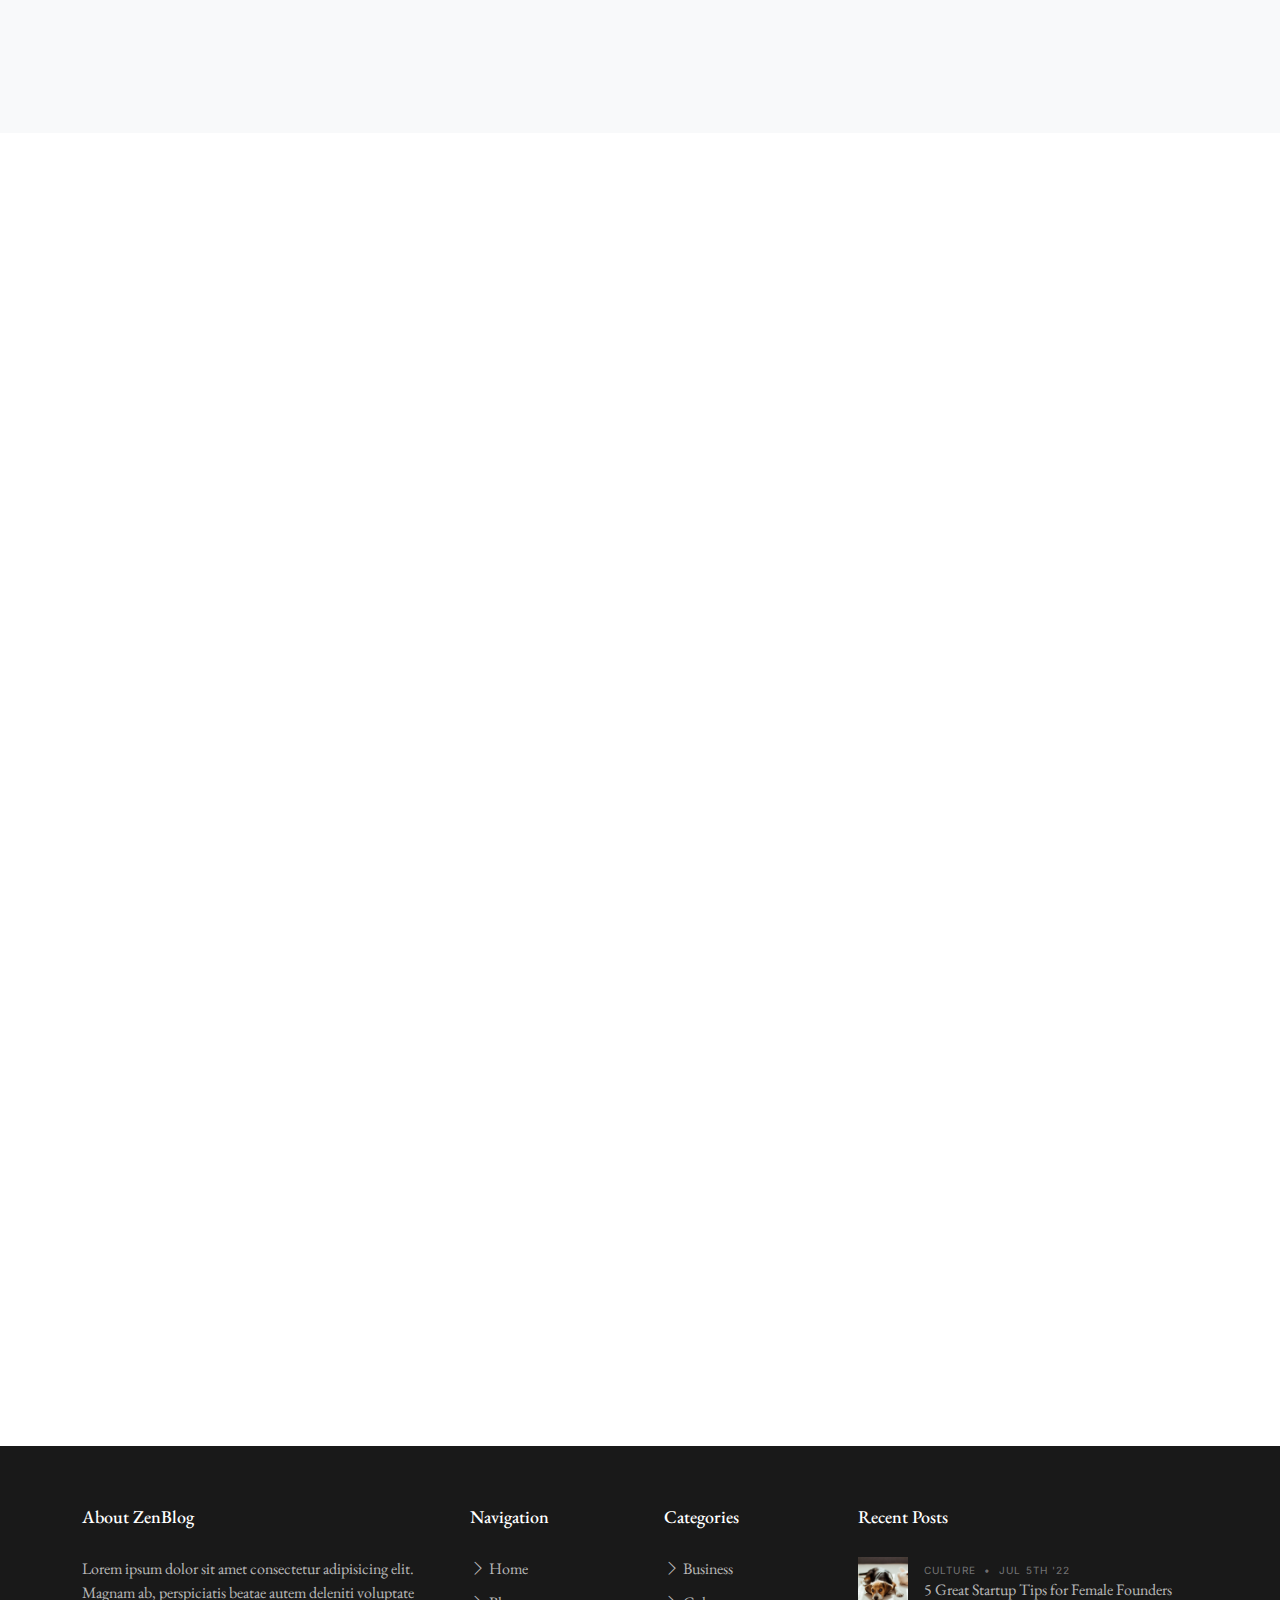
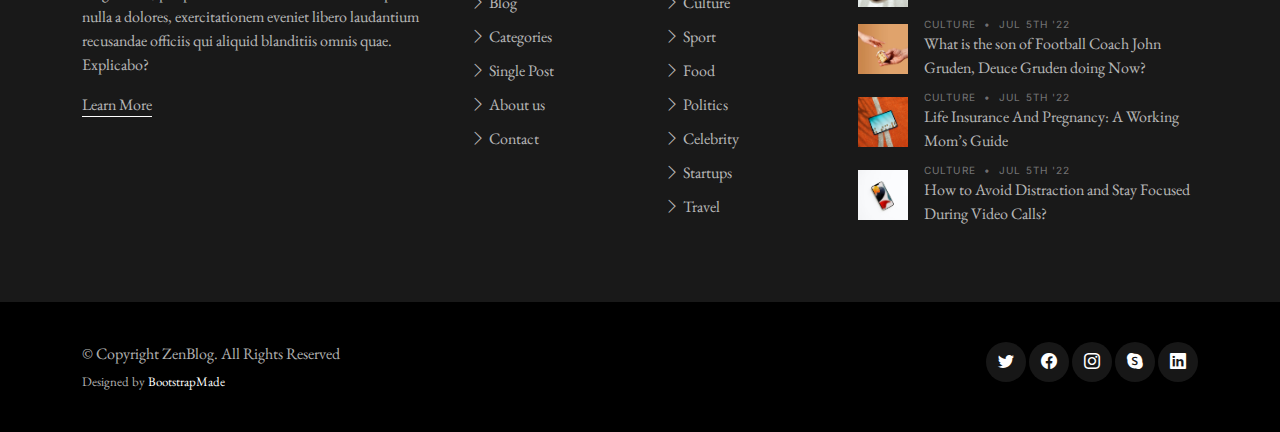
<file: Project.Presentation/wwwroot/mainTemplate/about.html>
<!DOCTYPE html>
<html lang="en">

<head>
  <meta charset="utf-8">
  <meta content="width=device-width, initial-scale=1.0" name="viewport">

  <title>ZenBlog Bootstrap Template - About</title>
  <meta content="" name="description">
  <meta content="" name="keywords">

  <!-- Favicons -->
  <link href="assets/img/favicon.png" rel="icon">
  <link href="assets/img/apple-touch-icon.png" rel="apple-touch-icon">

  <!-- Google Fonts -->
  <link rel="preconnect" href="https://fonts.googleapis.com">
  <link rel="preconnect" href="https://fonts.gstatic.com" crossorigin>
  <link href="https://fonts.googleapis.com/css2?family=EB+Garamond:wght@400;500&family=Inter:wght@400;500&family=Playfair+Display:ital,wght@0,400;0,700;1,400;1,700&display=swap" rel="stylesheet">

  <!-- Vendor CSS Files -->
  <link href="assets/vendor/bootstrap/css/bootstrap.min.css" rel="stylesheet">
  <link href="assets/vendor/bootstrap-icons/bootstrap-icons.css" rel="stylesheet">
  <link href="assets/vendor/swiper/swiper-bundle.min.css" rel="stylesheet">
  <link href="assets/vendor/glightbox/css/glightbox.min.css" rel="stylesheet">
  <link href="assets/vendor/aos/aos.css" rel="stylesheet">

  <!-- Template Main CSS Files -->
  <link href="assets/css/variables.css" rel="stylesheet">
  <link href="assets/css/main.css" rel="stylesheet">

  <!-- =======================================================
  * Template Name: ZenBlog
  * Updated: Sep 18 2023 with Bootstrap v5.3.2
  * Template URL: https://bootstrapmade.com/zenblog-bootstrap-blog-template/
  * Author: BootstrapMade.com
  * License: https:///bootstrapmade.com/license/
  ======================================================== -->
</head>

<body>

  <!-- ======= Header ======= -->
  <header id="header" class="header d-flex align-items-center fixed-top">
    <div class="container-fluid container-xl d-flex align-items-center justify-content-between">

      <a href="index.html" class="logo d-flex align-items-center">
        <!-- Uncomment the line below if you also wish to use an image logo -->
        <!-- <img src="assets/img/logo.png" alt=""> -->
        <h1>ZenBlog</h1>
      </a>

      <nav id="navbar" class="navbar">
        <ul>
          <li><a href="index.html">Blog</a></li>
          <li><a href="single-post.html">Single Post</a></li>
          <li class="dropdown"><a href="category.html"><span>Categories</span> <i class="bi bi-chevron-down dropdown-indicator"></i></a>
            <ul>
              <li><a href="search-result.html">Search Result</a></li>
              <li><a href="#">Drop Down 1</a></li>
              <li class="dropdown"><a href="#"><span>Deep Drop Down</span> <i class="bi bi-chevron-down dropdown-indicator"></i></a>
                <ul>
                  <li><a href="#">Deep Drop Down 1</a></li>
                  <li><a href="#">Deep Drop Down 2</a></li>
                  <li><a href="#">Deep Drop Down 3</a></li>
                  <li><a href="#">Deep Drop Down 4</a></li>
                  <li><a href="#">Deep Drop Down 5</a></li>
                </ul>
              </li>
              <li><a href="#">Drop Down 2</a></li>
              <li><a href="#">Drop Down 3</a></li>
              <li><a href="#">Drop Down 4</a></li>
            </ul>
          </li>

          <li><a href="about.html">About</a></li>
          <li><a href="contact.html">Contact</a></li>
        </ul>
      </nav><!-- .navbar -->

      <div class="position-relative">
        <a href="#" class="mx-2"><span class="bi-facebook"></span></a>
        <a href="#" class="mx-2"><span class="bi-twitter"></span></a>
        <a href="#" class="mx-2"><span class="bi-instagram"></span></a>

        <a href="#" class="mx-2 js-search-open"><span class="bi-search"></span></a>
        <i class="bi bi-list mobile-nav-toggle"></i>

        <!-- ======= Search Form ======= -->
        <div class="search-form-wrap js-search-form-wrap">
          <form action="search-result.html" class="search-form">
            <span class="icon bi-search"></span>
            <input type="text" placeholder="Search" class="form-control">
            <button class="btn js-search-close"><span class="bi-x"></span></button>
          </form>
        </div><!-- End Search Form -->

      </div>

    </div>

  </header><!-- End Header -->

  <main id="main">
    <section>
      <div class="container" data-aos="fade-up">
        <div class="row">
          <div class="col-lg-12 text-center mb-5">
            <h1 class="page-title">About us</h1>
          </div>
        </div>

        <div class="row mb-5">

          <div class="d-md-flex post-entry-2 half">
            <a href="#" class="me-4 thumbnail">
              <img src="assets/img/post-landscape-2.jpg" alt="" class="img-fluid">
            </a>
            <div class="ps-md-5 mt-4 mt-md-0">
              <div class="post-meta mt-4">About us</div>
              <h2 class="mb-4 display-4">Company History</h2>

              <p>Lorem ipsum dolor sit amet, consectetur adipisicing elit. Facilis, perspiciatis repellat maxime, adipisci non ipsam at itaque rerum vitae, necessitatibus nulla animi expedita cumque provident inventore? Voluptatum in tempora earum deleniti, culpa odit veniam, ea reiciendis sunt ullam temporibus aut!</p>
              <p>Fugit eaque illum blanditiis, quo exercitationem maiores autem laudantium unde excepturi dolores quasi eos vero harum ipsa quam laborum illo aut facere voluptates aliquam adipisci sapiente beatae ullam. Tempora culpa iusto illum accusantium cum hic quisquam dolor placeat officiis eligendi.</p>
            </div>
          </div>

          <div class="d-md-flex post-entry-2 half mt-5">
            <a href="#" class="me-4 thumbnail order-2">
              <img src="assets/img/post-landscape-1.jpg" alt="" class="img-fluid">
            </a>
            <div class="pe-md-5 mt-4 mt-md-0">
              <div class="post-meta mt-4">Mission &amp; Vision</div>
              <h2 class="mb-4 display-4">Mission &amp; Vision</h2>

              <p>Lorem ipsum dolor sit amet, consectetur adipisicing elit. Facilis, perspiciatis repellat maxime, adipisci non ipsam at itaque rerum vitae, necessitatibus nulla animi expedita cumque provident inventore? Voluptatum in tempora earum deleniti, culpa odit veniam, ea reiciendis sunt ullam temporibus aut!</p>
              <p>Fugit eaque illum blanditiis, quo exercitationem maiores autem laudantium unde excepturi dolores quasi eos vero harum ipsa quam laborum illo aut facere voluptates aliquam adipisci sapiente beatae ullam. Tempora culpa iusto illum accusantium cum hic quisquam dolor placeat officiis eligendi.</p>
            </div>
          </div>

        </div>

      </div>
    </section>

    <section class="mb-5 bg-light py-5">
      <div class="container" data-aos="fade-up">
        <div class="row justify-content-between align-items-lg-center">
          <div class="col-lg-5 mb-4 mb-lg-0">
            <h2 class="display-4 mb-4">Latest News</h2>
            <p>Lorem ipsum dolor sit amet consectetur adipisicing elit. Sed, rem eaque vel est asperiores iste pariatur placeat molestias, rerum provident ea maiores debitis eum earum esse quas architecto! Minima, voluptatum! Minus tempora distinctio quo sint est blanditiis voluptate eos. Commodi dolore nesciunt culpa adipisci nemo expedita suscipit autem dolorum rerum?</p>
            <p>At magni dolore ullam odio sapiente ipsam, numquam eius minus animi inventore alias quam fugit corrupti error iste laboriosam dolorum culpa doloremque eligendi repellat iusto vel impedit odit cum. Sequi atque molestias nesciunt rem eum pariatur quibusdam deleniti saepe eius maiores porro quam, praesentium ipsa deserunt laboriosam adipisci. Optio, animi!</p>
            <p><a href="#" class="more">View All Blog Posts</a></p>
          </div>
          <div class="col-lg-6">
            <div class="row">
              <div class="col-6">
                <img src="assets/img/post-portrait-3.jpg" alt="" class="img-fluid mb-4">
              </div>
              <div class="col-6 mt-4">
                <img src="assets/img/post-portrait-4.jpg" alt="" class="img-fluid mb-4">
              </div>
            </div>
          </div>
        </div>
      </div>
    </section>

    <section>
      <div class="container" data-aos="fade-up">
        <div class="row">
          <div class="col-12 text-center mb-5">
            <div class="row justify-content-center">
              <div class="col-lg-6">
                <h2 class="display-4">Our Team</h2>
                <p>Lorem ipsum dolor sit amet consectetur adipisicing elit. Nihil sint sed, fugit distinctio ad eius itaque deserunt doloribus harum excepturi laudantium sit officiis et eaque blanditiis. Dolore natus excepturi recusandae.</p>
              </div>
            </div>
          </div>
          <div class="col-lg-4 text-center mb-5">
            <img src="assets/img/person-1.jpg" alt="" class="img-fluid rounded-circle w-50 mb-4">
            <h4>Cameron Williamson</h4>
            <span class="d-block mb-3 text-uppercase">Founder &amp; CEO</span>
            <p>Lorem ipsum dolor sit amet, consectetur adipisicing elit. Facilis, perspiciatis repellat maxime, adipisci non ipsam at itaque rerum vitae, necessitatibus nulla animi expedita cumque provident inventore? Voluptatum in tempora earum deleniti, culpa odit veniam, ea reiciendis sunt ullam temporibus aut!</p>
          </div>
          <div class="col-lg-4 text-center mb-5">
            <img src="assets/img/person-2.jpg" alt="" class="img-fluid rounded-circle w-50 mb-4">
            <h4>Wade Warren</h4>
            <span class="d-block mb-3 text-uppercase">Founder, VP</span>
            <p>Lorem ipsum dolor sit amet, consectetur adipisicing elit. Facilis, perspiciatis repellat maxime, adipisci non ipsam at itaque rerum vitae, necessitatibus nulla animi expedita cumque provident inventore? Voluptatum in tempora earum deleniti, culpa odit veniam, ea reiciendis sunt ullam temporibus aut!</p>
          </div>
          <div class="col-lg-4 text-center mb-5">
            <img src="assets/img/person-3.jpg" alt="" class="img-fluid rounded-circle w-50 mb-4">
            <h4>Jane Cooper</h4>
            <span class="d-block mb-3 text-uppercase">Editor Staff</span>
            <p>Lorem ipsum dolor sit amet, consectetur adipisicing elit. Facilis, perspiciatis repellat maxime, adipisci non ipsam at itaque rerum vitae, necessitatibus nulla animi expedita cumque provident inventore? Voluptatum in tempora earum deleniti, culpa odit veniam, ea reiciendis sunt ullam temporibus aut!</p>
          </div>
          <div class="col-lg-4 text-center mb-5">
            <img src="assets/img/person-4.jpg" alt="" class="img-fluid rounded-circle w-50 mb-4">
            <h4>Cameron Williamson</h4>
            <span class="d-block mb-3 text-uppercase">Editor Staff</span>
            <p>Lorem ipsum dolor sit amet, consectetur adipisicing elit. Facilis, perspiciatis repellat maxime, adipisci non ipsam at itaque rerum vitae, necessitatibus nulla animi expedita cumque provident inventore? Voluptatum in tempora earum deleniti, culpa odit veniam, ea reiciendis sunt ullam temporibus aut!</p>
          </div>
          <div class="col-lg-4 text-center mb-5">
            <img src="assets/img/person-5.jpg" alt="" class="img-fluid rounded-circle w-50 mb-4">
            <h4>Cameron Williamson</h4>
            <span class="d-block mb-3 text-uppercase">Editor Staff</span>
            <p>Lorem ipsum dolor sit amet, consectetur adipisicing elit. Facilis, perspiciatis repellat maxime, adipisci non ipsam at itaque rerum vitae, necessitatibus nulla animi expedita cumque provident inventore? Voluptatum in tempora earum deleniti, culpa odit veniam, ea reiciendis sunt ullam temporibus aut!</p>
          </div>
          <div class="col-lg-4 text-center mb-5">
            <img src="assets/img/person-6.jpg" alt="" class="img-fluid rounded-circle w-50 mb-4">
            <h4>Cameron Williamson</h4>
            <span class="d-block mb-3 text-uppercase">Editor Staff</span>
            <p>Lorem ipsum dolor sit amet, consectetur adipisicing elit. Facilis, perspiciatis repellat maxime, adipisci non ipsam at itaque rerum vitae, necessitatibus nulla animi expedita cumque provident inventore? Voluptatum in tempora earum deleniti, culpa odit veniam, ea reiciendis sunt ullam temporibus aut!</p>
          </div>
        </div>
      </div>
    </section>

  </main><!-- End #main -->

  <!-- ======= Footer ======= -->
  <footer id="footer" class="footer">

    <div class="footer-content">
      <div class="container">

        <div class="row g-5">
          <div class="col-lg-4">
            <h3 class="footer-heading">About ZenBlog</h3>
            <p>Lorem ipsum dolor sit amet consectetur adipisicing elit. Magnam ab, perspiciatis beatae autem deleniti voluptate nulla a dolores, exercitationem eveniet libero laudantium recusandae officiis qui aliquid blanditiis omnis quae. Explicabo?</p>
            <p><a href="about.html" class="footer-link-more">Learn More</a></p>
          </div>
          <div class="col-6 col-lg-2">
            <h3 class="footer-heading">Navigation</h3>
            <ul class="footer-links list-unstyled">
              <li><a href="index.html"><i class="bi bi-chevron-right"></i> Home</a></li>
              <li><a href="index.html"><i class="bi bi-chevron-right"></i> Blog</a></li>
              <li><a href="category.html"><i class="bi bi-chevron-right"></i> Categories</a></li>
              <li><a href="single-post.html"><i class="bi bi-chevron-right"></i> Single Post</a></li>
              <li><a href="about.html"><i class="bi bi-chevron-right"></i> About us</a></li>
              <li><a href="contact.html"><i class="bi bi-chevron-right"></i> Contact</a></li>
            </ul>
          </div>
          <div class="col-6 col-lg-2">
            <h3 class="footer-heading">Categories</h3>
            <ul class="footer-links list-unstyled">
              <li><a href="category.html"><i class="bi bi-chevron-right"></i> Business</a></li>
              <li><a href="category.html"><i class="bi bi-chevron-right"></i> Culture</a></li>
              <li><a href="category.html"><i class="bi bi-chevron-right"></i> Sport</a></li>
              <li><a href="category.html"><i class="bi bi-chevron-right"></i> Food</a></li>
              <li><a href="category.html"><i class="bi bi-chevron-right"></i> Politics</a></li>
              <li><a href="category.html"><i class="bi bi-chevron-right"></i> Celebrity</a></li>
              <li><a href="category.html"><i class="bi bi-chevron-right"></i> Startups</a></li>
              <li><a href="category.html"><i class="bi bi-chevron-right"></i> Travel</a></li>

            </ul>
          </div>

          <div class="col-lg-4">
            <h3 class="footer-heading">Recent Posts</h3>

            <ul class="footer-links footer-blog-entry list-unstyled">
              <li>
                <a href="single-post.html" class="d-flex align-items-center">
                  <img src="assets/img/post-sq-1.jpg" alt="" class="img-fluid me-3">
                  <div>
                    <div class="post-meta d-block"><span class="date">Culture</span> <span class="mx-1">&bullet;</span> <span>Jul 5th '22</span></div>
                    <span>5 Great Startup Tips for Female Founders</span>
                  </div>
                </a>
              </li>

              <li>
                <a href="single-post.html" class="d-flex align-items-center">
                  <img src="assets/img/post-sq-2.jpg" alt="" class="img-fluid me-3">
                  <div>
                    <div class="post-meta d-block"><span class="date">Culture</span> <span class="mx-1">&bullet;</span> <span>Jul 5th '22</span></div>
                    <span>What is the son of Football Coach John Gruden, Deuce Gruden doing Now?</span>
                  </div>
                </a>
              </li>

              <li>
                <a href="single-post.html" class="d-flex align-items-center">
                  <img src="assets/img/post-sq-3.jpg" alt="" class="img-fluid me-3">
                  <div>
                    <div class="post-meta d-block"><span class="date">Culture</span> <span class="mx-1">&bullet;</span> <span>Jul 5th '22</span></div>
                    <span>Life Insurance And Pregnancy: A Working Mom’s Guide</span>
                  </div>
                </a>
              </li>

              <li>
                <a href="single-post.html" class="d-flex align-items-center">
                  <img src="assets/img/post-sq-4.jpg" alt="" class="img-fluid me-3">
                  <div>
                    <div class="post-meta d-block"><span class="date">Culture</span> <span class="mx-1">&bullet;</span> <span>Jul 5th '22</span></div>
                    <span>How to Avoid Distraction and Stay Focused During Video Calls?</span>
                  </div>
                </a>
              </li>

            </ul>

          </div>
        </div>
      </div>
    </div>

    <div class="footer-legal">
      <div class="container">

        <div class="row justify-content-between">
          <div class="col-md-6 text-center text-md-start mb-3 mb-md-0">
            <div class="copyright">
              © Copyright <strong><span>ZenBlog</span></strong>. All Rights Reserved
            </div>

            <div class="credits">
              <!-- All the links in the footer should remain intact. -->
              <!-- You can delete the links only if you purchased the pro version. -->
              <!-- Licensing information: https://bootstrapmade.com/license/ -->
              <!-- Purchase the pro version with working PHP/AJAX contact form: https://bootstrapmade.com/herobiz-bootstrap-business-template/ -->
              Designed by <a href="https://bootstrapmade.com/">BootstrapMade</a>
            </div>

          </div>

          <div class="col-md-6">
            <div class="social-links mb-3 mb-lg-0 text-center text-md-end">
              <a href="#" class="twitter"><i class="bi bi-twitter"></i></a>
              <a href="#" class="facebook"><i class="bi bi-facebook"></i></a>
              <a href="#" class="instagram"><i class="bi bi-instagram"></i></a>
              <a href="#" class="google-plus"><i class="bi bi-skype"></i></a>
              <a href="#" class="linkedin"><i class="bi bi-linkedin"></i></a>
            </div>

          </div>

        </div>

      </div>
    </div>

  </footer>

  <a href="#" class="scroll-top d-flex align-items-center justify-content-center"><i class="bi bi-arrow-up-short"></i></a>

  <!-- Vendor JS Files -->
  <script src="assets/vendor/bootstrap/js/bootstrap.bundle.min.js"></script>
  <script src="assets/vendor/swiper/swiper-bundle.min.js"></script>
  <script src="assets/vendor/glightbox/js/glightbox.min.js"></script>
  <script src="assets/vendor/aos/aos.js"></script>
  <script src="assets/vendor/php-email-form/validate.js"></script>

  <!-- Template Main JS File -->
  <script src="assets/js/main.js"></script>

</body>

</html>
</file>
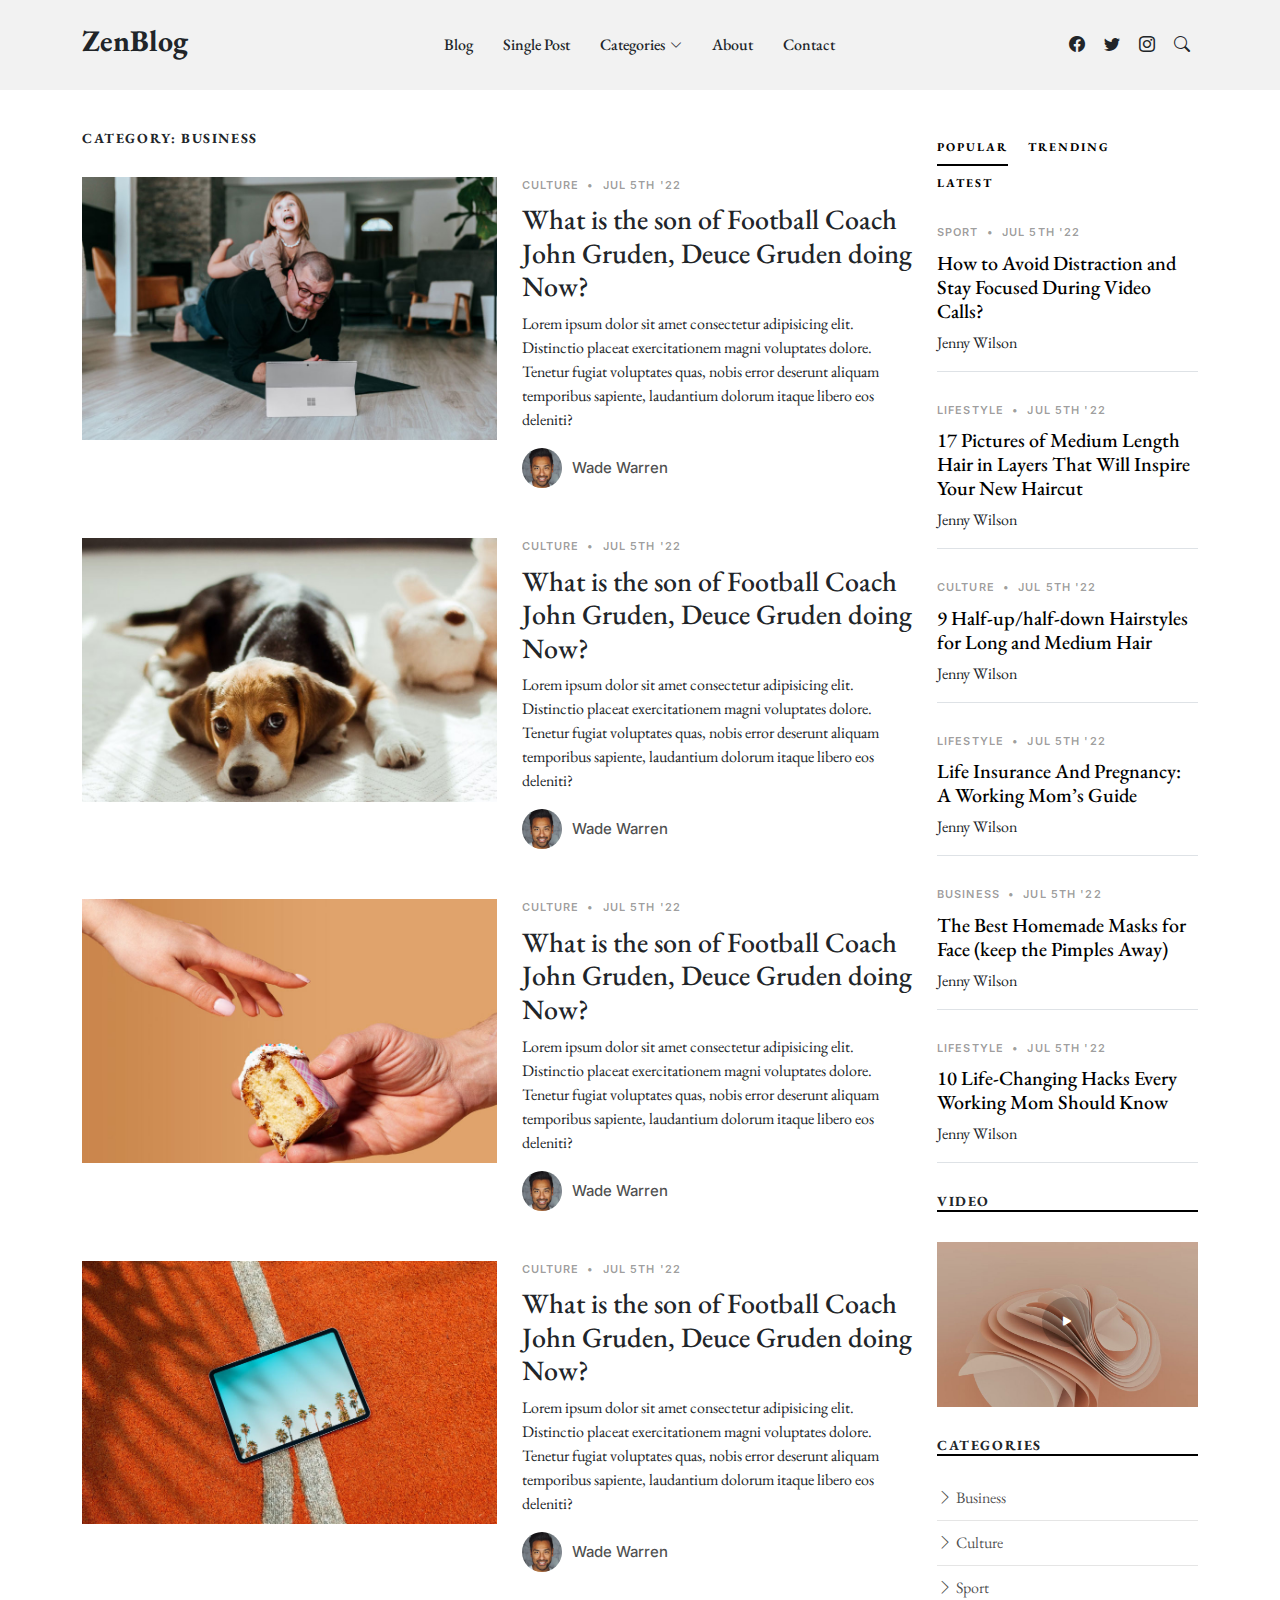
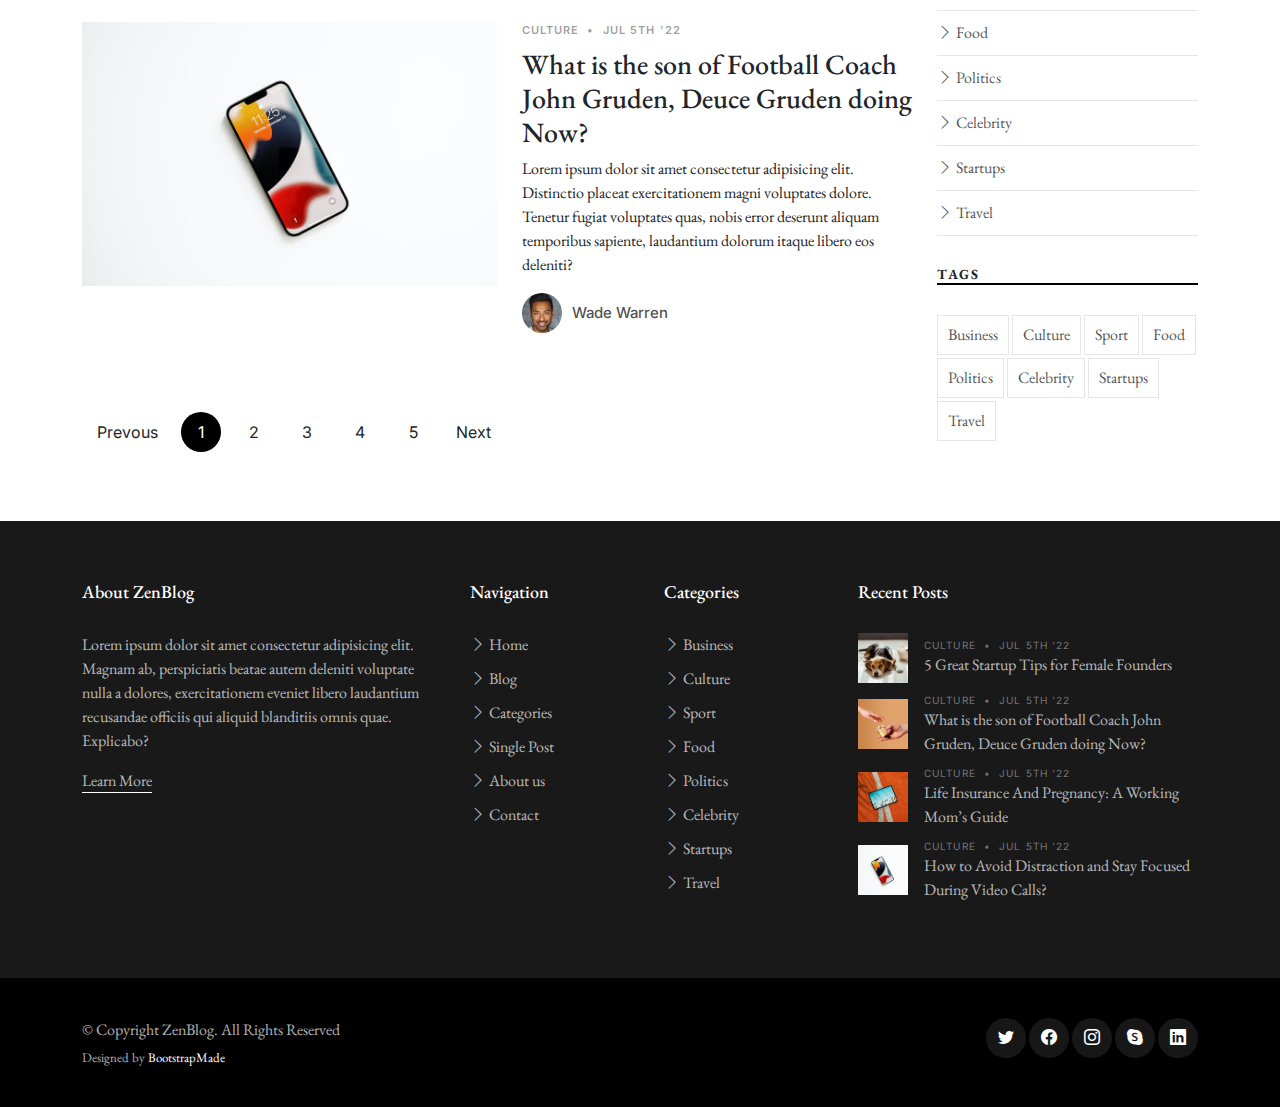
<file: Project.Presentation/wwwroot/mainTemplate/category.html>
<!DOCTYPE html>
<html lang="en">

<head>
  <meta charset="utf-8">
  <meta content="width=device-width, initial-scale=1.0" name="viewport">

  <title>ZenBlog Bootstrap Template - Category</title>
  <meta content="" name="description">
  <meta content="" name="keywords">

  <!-- Favicons -->
  <link href="assets/img/favicon.png" rel="icon">
  <link href="assets/img/apple-touch-icon.png" rel="apple-touch-icon">

  <!-- Google Fonts -->
  <link rel="preconnect" href="https://fonts.googleapis.com">
  <link rel="preconnect" href="https://fonts.gstatic.com" crossorigin>
  <link href="https://fonts.googleapis.com/css2?family=EB+Garamond:wght@400;500&family=Inter:wght@400;500&family=Playfair+Display:ital,wght@0,400;0,700;1,400;1,700&display=swap" rel="stylesheet">

  <!-- Vendor CSS Files -->
  <link href="assets/vendor/bootstrap/css/bootstrap.min.css" rel="stylesheet">
  <link href="assets/vendor/bootstrap-icons/bootstrap-icons.css" rel="stylesheet">
  <link href="assets/vendor/swiper/swiper-bundle.min.css" rel="stylesheet">
  <link href="assets/vendor/glightbox/css/glightbox.min.css" rel="stylesheet">
  <link href="assets/vendor/aos/aos.css" rel="stylesheet">

  <!-- Template Main CSS Files -->
  <link href="assets/css/variables.css" rel="stylesheet">
  <link href="assets/css/main.css" rel="stylesheet">

  <!-- =======================================================
  * Template Name: ZenBlog
  * Updated: Sep 18 2023 with Bootstrap v5.3.2
  * Template URL: https://bootstrapmade.com/zenblog-bootstrap-blog-template/
  * Author: BootstrapMade.com
  * License: https:///bootstrapmade.com/license/
  ======================================================== -->
</head>

<body>

  <!-- ======= Header ======= -->
  <header id="header" class="header d-flex align-items-center fixed-top">
    <div class="container-fluid container-xl d-flex align-items-center justify-content-between">

      <a href="index.html" class="logo d-flex align-items-center">
        <!-- Uncomment the line below if you also wish to use an image logo -->
        <!-- <img src="assets/img/logo.png" alt=""> -->
        <h1>ZenBlog</h1>
      </a>

      <nav id="navbar" class="navbar">
        <ul>
          <li><a href="index.html">Blog</a></li>
          <li><a href="single-post.html">Single Post</a></li>
          <li class="dropdown"><a href="category.html"><span>Categories</span> <i class="bi bi-chevron-down dropdown-indicator"></i></a>
            <ul>
              <li><a href="search-result.html">Search Result</a></li>
              <li><a href="#">Drop Down 1</a></li>
              <li class="dropdown"><a href="#"><span>Deep Drop Down</span> <i class="bi bi-chevron-down dropdown-indicator"></i></a>
                <ul>
                  <li><a href="#">Deep Drop Down 1</a></li>
                  <li><a href="#">Deep Drop Down 2</a></li>
                  <li><a href="#">Deep Drop Down 3</a></li>
                  <li><a href="#">Deep Drop Down 4</a></li>
                  <li><a href="#">Deep Drop Down 5</a></li>
                </ul>
              </li>
              <li><a href="#">Drop Down 2</a></li>
              <li><a href="#">Drop Down 3</a></li>
              <li><a href="#">Drop Down 4</a></li>
            </ul>
          </li>

          <li><a href="about.html">About</a></li>
          <li><a href="contact.html">Contact</a></li>
        </ul>
      </nav><!-- .navbar -->

      <div class="position-relative">
        <a href="#" class="mx-2"><span class="bi-facebook"></span></a>
        <a href="#" class="mx-2"><span class="bi-twitter"></span></a>
        <a href="#" class="mx-2"><span class="bi-instagram"></span></a>

        <a href="#" class="mx-2 js-search-open"><span class="bi-search"></span></a>
        <i class="bi bi-list mobile-nav-toggle"></i>

        <!-- ======= Search Form ======= -->
        <div class="search-form-wrap js-search-form-wrap">
          <form action="search-result.html" class="search-form">
            <span class="icon bi-search"></span>
            <input type="text" placeholder="Search" class="form-control">
            <button class="btn js-search-close"><span class="bi-x"></span></button>
          </form>
        </div><!-- End Search Form -->

      </div>

    </div>

  </header><!-- End Header -->

  <main id="main">
    <section>
      <div class="container">
        <div class="row">

          <div class="col-md-9" data-aos="fade-up">
            <h3 class="category-title">Category: Business</h3>

            <div class="d-md-flex post-entry-2 half">
              <a href="single-post.html" class="me-4 thumbnail">
                <img src="assets/img/post-landscape-6.jpg" alt="" class="img-fluid">
              </a>
              <div>
                <div class="post-meta"><span class="date">Culture</span> <span class="mx-1">&bullet;</span> <span>Jul 5th '22</span></div>
                <h3><a href="single-post.html">What is the son of Football Coach John Gruden, Deuce Gruden doing Now?</a></h3>
                <p>Lorem ipsum dolor sit amet consectetur adipisicing elit. Distinctio placeat exercitationem magni voluptates dolore. Tenetur fugiat voluptates quas, nobis error deserunt aliquam temporibus sapiente, laudantium dolorum itaque libero eos deleniti?</p>
                <div class="d-flex align-items-center author">
                  <div class="photo"><img src="assets/img/person-2.jpg" alt="" class="img-fluid"></div>
                  <div class="name">
                    <h3 class="m-0 p-0">Wade Warren</h3>
                  </div>
                </div>
              </div>
            </div>

            <div class="d-md-flex post-entry-2 half">
              <a href="single-post.html" class="me-4 thumbnail">
                <img src="assets/img/post-landscape-1.jpg" alt="" class="img-fluid">
              </a>
              <div>
                <div class="post-meta"><span class="date">Culture</span> <span class="mx-1">&bullet;</span> <span>Jul 5th '22</span></div>
                <h3><a href="single-post.html">What is the son of Football Coach John Gruden, Deuce Gruden doing Now?</a></h3>
                <p>Lorem ipsum dolor sit amet consectetur adipisicing elit. Distinctio placeat exercitationem magni voluptates dolore. Tenetur fugiat voluptates quas, nobis error deserunt aliquam temporibus sapiente, laudantium dolorum itaque libero eos deleniti?</p>
                <div class="d-flex align-items-center author">
                  <div class="photo"><img src="assets/img/person-2.jpg" alt="" class="img-fluid"></div>
                  <div class="name">
                    <h3 class="m-0 p-0">Wade Warren</h3>
                  </div>
                </div>
              </div>
            </div>

            <div class="d-md-flex post-entry-2 half">
              <a href="single-post.html" class="me-4 thumbnail">
                <img src="assets/img/post-landscape-2.jpg" alt="" class="img-fluid">
              </a>
              <div>
                <div class="post-meta"><span class="date">Culture</span> <span class="mx-1">&bullet;</span> <span>Jul 5th '22</span></div>
                <h3><a href="single-post.html">What is the son of Football Coach John Gruden, Deuce Gruden doing Now?</a></h3>
                <p>Lorem ipsum dolor sit amet consectetur adipisicing elit. Distinctio placeat exercitationem magni voluptates dolore. Tenetur fugiat voluptates quas, nobis error deserunt aliquam temporibus sapiente, laudantium dolorum itaque libero eos deleniti?</p>
                <div class="d-flex align-items-center author">
                  <div class="photo"><img src="assets/img/person-2.jpg" alt="" class="img-fluid"></div>
                  <div class="name">
                    <h3 class="m-0 p-0">Wade Warren</h3>
                  </div>
                </div>
              </div>
            </div>

            <div class="d-md-flex post-entry-2 half">
              <a href="single-post.html" class="me-4 thumbnail">
                <img src="assets/img/post-landscape-3.jpg" alt="" class="img-fluid">
              </a>
              <div>
                <div class="post-meta"><span class="date">Culture</span> <span class="mx-1">&bullet;</span> <span>Jul 5th '22</span></div>
                <h3><a href="single-post.html">What is the son of Football Coach John Gruden, Deuce Gruden doing Now?</a></h3>
                <p>Lorem ipsum dolor sit amet consectetur adipisicing elit. Distinctio placeat exercitationem magni voluptates dolore. Tenetur fugiat voluptates quas, nobis error deserunt aliquam temporibus sapiente, laudantium dolorum itaque libero eos deleniti?</p>
                <div class="d-flex align-items-center author">
                  <div class="photo"><img src="assets/img/person-2.jpg" alt="" class="img-fluid"></div>
                  <div class="name">
                    <h3 class="m-0 p-0">Wade Warren</h3>
                  </div>
                </div>
              </div>
            </div>

            <div class="d-md-flex post-entry-2 half">
              <a href="single-post.html" class="me-4 thumbnail">
                <img src="assets/img/post-landscape-4.jpg" alt="" class="img-fluid">
              </a>
              <div>
                <div class="post-meta"><span class="date">Culture</span> <span class="mx-1">&bullet;</span> <span>Jul 5th '22</span></div>
                <h3><a href="single-post.html">What is the son of Football Coach John Gruden, Deuce Gruden doing Now?</a></h3>
                <p>Lorem ipsum dolor sit amet consectetur adipisicing elit. Distinctio placeat exercitationem magni voluptates dolore. Tenetur fugiat voluptates quas, nobis error deserunt aliquam temporibus sapiente, laudantium dolorum itaque libero eos deleniti?</p>
                <div class="d-flex align-items-center author">
                  <div class="photo"><img src="assets/img/person-2.jpg" alt="" class="img-fluid"></div>
                  <div class="name">
                    <h3 class="m-0 p-0">Wade Warren</h3>
                  </div>
                </div>
              </div>
            </div>

            <div class="text-start py-4">
              <div class="custom-pagination">
                <a href="#" class="prev">Prevous</a>
                <a href="#" class="active">1</a>
                <a href="#">2</a>
                <a href="#">3</a>
                <a href="#">4</a>
                <a href="#">5</a>
                <a href="#" class="next">Next</a>
              </div>
            </div>
          </div>

          <div class="col-md-3">
            <!-- ======= Sidebar ======= -->
            <div class="aside-block">

              <ul class="nav nav-pills custom-tab-nav mb-4" id="pills-tab" role="tablist">
                <li class="nav-item" role="presentation">
                  <button class="nav-link active" id="pills-popular-tab" data-bs-toggle="pill" data-bs-target="#pills-popular" type="button" role="tab" aria-controls="pills-popular" aria-selected="true">Popular</button>
                </li>
                <li class="nav-item" role="presentation">
                  <button class="nav-link" id="pills-trending-tab" data-bs-toggle="pill" data-bs-target="#pills-trending" type="button" role="tab" aria-controls="pills-trending" aria-selected="false">Trending</button>
                </li>
                <li class="nav-item" role="presentation">
                  <button class="nav-link" id="pills-latest-tab" data-bs-toggle="pill" data-bs-target="#pills-latest" type="button" role="tab" aria-controls="pills-latest" aria-selected="false">Latest</button>
                </li>
              </ul>

              <div class="tab-content" id="pills-tabContent">

                <!-- Popular -->
                <div class="tab-pane fade show active" id="pills-popular" role="tabpanel" aria-labelledby="pills-popular-tab">
                  <div class="post-entry-1 border-bottom">
                    <div class="post-meta"><span class="date">Sport</span> <span class="mx-1">&bullet;</span> <span>Jul 5th '22</span></div>
                    <h2 class="mb-2"><a href="#">How to Avoid Distraction and Stay Focused During Video Calls?</a></h2>
                    <span class="author mb-3 d-block">Jenny Wilson</span>
                  </div>

                  <div class="post-entry-1 border-bottom">
                    <div class="post-meta"><span class="date">Lifestyle</span> <span class="mx-1">&bullet;</span> <span>Jul 5th '22</span></div>
                    <h2 class="mb-2"><a href="#">17 Pictures of Medium Length Hair in Layers That Will Inspire Your New Haircut</a></h2>
                    <span class="author mb-3 d-block">Jenny Wilson</span>
                  </div>

                  <div class="post-entry-1 border-bottom">
                    <div class="post-meta"><span class="date">Culture</span> <span class="mx-1">&bullet;</span> <span>Jul 5th '22</span></div>
                    <h2 class="mb-2"><a href="#">9 Half-up/half-down Hairstyles for Long and Medium Hair</a></h2>
                    <span class="author mb-3 d-block">Jenny Wilson</span>
                  </div>

                  <div class="post-entry-1 border-bottom">
                    <div class="post-meta"><span class="date">Lifestyle</span> <span class="mx-1">&bullet;</span> <span>Jul 5th '22</span></div>
                    <h2 class="mb-2"><a href="#">Life Insurance And Pregnancy: A Working Mom’s Guide</a></h2>
                    <span class="author mb-3 d-block">Jenny Wilson</span>
                  </div>

                  <div class="post-entry-1 border-bottom">
                    <div class="post-meta"><span class="date">Business</span> <span class="mx-1">&bullet;</span> <span>Jul 5th '22</span></div>
                    <h2 class="mb-2"><a href="#">The Best Homemade Masks for Face (keep the Pimples Away)</a></h2>
                    <span class="author mb-3 d-block">Jenny Wilson</span>
                  </div>

                  <div class="post-entry-1 border-bottom">
                    <div class="post-meta"><span class="date">Lifestyle</span> <span class="mx-1">&bullet;</span> <span>Jul 5th '22</span></div>
                    <h2 class="mb-2"><a href="#">10 Life-Changing Hacks Every Working Mom Should Know</a></h2>
                    <span class="author mb-3 d-block">Jenny Wilson</span>
                  </div>
                </div> <!-- End Popular -->

                <!-- Trending -->
                <div class="tab-pane fade" id="pills-trending" role="tabpanel" aria-labelledby="pills-trending-tab">
                  <div class="post-entry-1 border-bottom">
                    <div class="post-meta"><span class="date">Lifestyle</span> <span class="mx-1">&bullet;</span> <span>Jul 5th '22</span></div>
                    <h2 class="mb-2"><a href="#">17 Pictures of Medium Length Hair in Layers That Will Inspire Your New Haircut</a></h2>
                    <span class="author mb-3 d-block">Jenny Wilson</span>
                  </div>

                  <div class="post-entry-1 border-bottom">
                    <div class="post-meta"><span class="date">Culture</span> <span class="mx-1">&bullet;</span> <span>Jul 5th '22</span></div>
                    <h2 class="mb-2"><a href="#">9 Half-up/half-down Hairstyles for Long and Medium Hair</a></h2>
                    <span class="author mb-3 d-block">Jenny Wilson</span>
                  </div>

                  <div class="post-entry-1 border-bottom">
                    <div class="post-meta"><span class="date">Lifestyle</span> <span class="mx-1">&bullet;</span> <span>Jul 5th '22</span></div>
                    <h2 class="mb-2"><a href="#">Life Insurance And Pregnancy: A Working Mom’s Guide</a></h2>
                    <span class="author mb-3 d-block">Jenny Wilson</span>
                  </div>

                  <div class="post-entry-1 border-bottom">
                    <div class="post-meta"><span class="date">Sport</span> <span class="mx-1">&bullet;</span> <span>Jul 5th '22</span></div>
                    <h2 class="mb-2"><a href="#">How to Avoid Distraction and Stay Focused During Video Calls?</a></h2>
                    <span class="author mb-3 d-block">Jenny Wilson</span>
                  </div>
                  <div class="post-entry-1 border-bottom">
                    <div class="post-meta"><span class="date">Business</span> <span class="mx-1">&bullet;</span> <span>Jul 5th '22</span></div>
                    <h2 class="mb-2"><a href="#">The Best Homemade Masks for Face (keep the Pimples Away)</a></h2>
                    <span class="author mb-3 d-block">Jenny Wilson</span>
                  </div>

                  <div class="post-entry-1 border-bottom">
                    <div class="post-meta"><span class="date">Lifestyle</span> <span class="mx-1">&bullet;</span> <span>Jul 5th '22</span></div>
                    <h2 class="mb-2"><a href="#">10 Life-Changing Hacks Every Working Mom Should Know</a></h2>
                    <span class="author mb-3 d-block">Jenny Wilson</span>
                  </div>
                </div> <!-- End Trending -->

                <!-- Latest -->
                <div class="tab-pane fade" id="pills-latest" role="tabpanel" aria-labelledby="pills-latest-tab">
                  <div class="post-entry-1 border-bottom">
                    <div class="post-meta"><span class="date">Lifestyle</span> <span class="mx-1">&bullet;</span> <span>Jul 5th '22</span></div>
                    <h2 class="mb-2"><a href="#">Life Insurance And Pregnancy: A Working Mom’s Guide</a></h2>
                    <span class="author mb-3 d-block">Jenny Wilson</span>
                  </div>

                  <div class="post-entry-1 border-bottom">
                    <div class="post-meta"><span class="date">Business</span> <span class="mx-1">&bullet;</span> <span>Jul 5th '22</span></div>
                    <h2 class="mb-2"><a href="#">The Best Homemade Masks for Face (keep the Pimples Away)</a></h2>
                    <span class="author mb-3 d-block">Jenny Wilson</span>
                  </div>

                  <div class="post-entry-1 border-bottom">
                    <div class="post-meta"><span class="date">Lifestyle</span> <span class="mx-1">&bullet;</span> <span>Jul 5th '22</span></div>
                    <h2 class="mb-2"><a href="#">10 Life-Changing Hacks Every Working Mom Should Know</a></h2>
                    <span class="author mb-3 d-block">Jenny Wilson</span>
                  </div>

                  <div class="post-entry-1 border-bottom">
                    <div class="post-meta"><span class="date">Sport</span> <span class="mx-1">&bullet;</span> <span>Jul 5th '22</span></div>
                    <h2 class="mb-2"><a href="#">How to Avoid Distraction and Stay Focused During Video Calls?</a></h2>
                    <span class="author mb-3 d-block">Jenny Wilson</span>
                  </div>

                  <div class="post-entry-1 border-bottom">
                    <div class="post-meta"><span class="date">Lifestyle</span> <span class="mx-1">&bullet;</span> <span>Jul 5th '22</span></div>
                    <h2 class="mb-2"><a href="#">17 Pictures of Medium Length Hair in Layers That Will Inspire Your New Haircut</a></h2>
                    <span class="author mb-3 d-block">Jenny Wilson</span>
                  </div>

                  <div class="post-entry-1 border-bottom">
                    <div class="post-meta"><span class="date">Culture</span> <span class="mx-1">&bullet;</span> <span>Jul 5th '22</span></div>
                    <h2 class="mb-2"><a href="#">9 Half-up/half-down Hairstyles for Long and Medium Hair</a></h2>
                    <span class="author mb-3 d-block">Jenny Wilson</span>
                  </div>

                </div> <!-- End Latest -->

              </div>
            </div>

            <div class="aside-block">
              <h3 class="aside-title">Video</h3>
              <div class="video-post">
                <a href="https://www.youtube.com/watch?v=AiFfDjmd0jU" class="glightbox link-video">
                  <span class="bi-play-fill"></span>
                  <img src="assets/img/post-landscape-5.jpg" alt="" class="img-fluid">
                </a>
              </div>
            </div><!-- End Video -->

            <div class="aside-block">
              <h3 class="aside-title">Categories</h3>
              <ul class="aside-links list-unstyled">
                <li><a href="category.html"><i class="bi bi-chevron-right"></i> Business</a></li>
                <li><a href="category.html"><i class="bi bi-chevron-right"></i> Culture</a></li>
                <li><a href="category.html"><i class="bi bi-chevron-right"></i> Sport</a></li>
                <li><a href="category.html"><i class="bi bi-chevron-right"></i> Food</a></li>
                <li><a href="category.html"><i class="bi bi-chevron-right"></i> Politics</a></li>
                <li><a href="category.html"><i class="bi bi-chevron-right"></i> Celebrity</a></li>
                <li><a href="category.html"><i class="bi bi-chevron-right"></i> Startups</a></li>
                <li><a href="category.html"><i class="bi bi-chevron-right"></i> Travel</a></li>
              </ul>
            </div><!-- End Categories -->

            <div class="aside-block">
              <h3 class="aside-title">Tags</h3>
              <ul class="aside-tags list-unstyled">
                <li><a href="category.html">Business</a></li>
                <li><a href="category.html">Culture</a></li>
                <li><a href="category.html">Sport</a></li>
                <li><a href="category.html">Food</a></li>
                <li><a href="category.html">Politics</a></li>
                <li><a href="category.html">Celebrity</a></li>
                <li><a href="category.html">Startups</a></li>
                <li><a href="category.html">Travel</a></li>
              </ul>
            </div><!-- End Tags -->

          </div>

        </div>
      </div>
    </section>
  </main><!-- End #main -->

  <!-- ======= Footer ======= -->
  <footer id="footer" class="footer">

    <div class="footer-content">
      <div class="container">

        <div class="row g-5">
          <div class="col-lg-4">
            <h3 class="footer-heading">About ZenBlog</h3>
            <p>Lorem ipsum dolor sit amet consectetur adipisicing elit. Magnam ab, perspiciatis beatae autem deleniti voluptate nulla a dolores, exercitationem eveniet libero laudantium recusandae officiis qui aliquid blanditiis omnis quae. Explicabo?</p>
            <p><a href="about.html" class="footer-link-more">Learn More</a></p>
          </div>
          <div class="col-6 col-lg-2">
            <h3 class="footer-heading">Navigation</h3>
            <ul class="footer-links list-unstyled">
              <li><a href="index.html"><i class="bi bi-chevron-right"></i> Home</a></li>
              <li><a href="index.html"><i class="bi bi-chevron-right"></i> Blog</a></li>
              <li><a href="category.html"><i class="bi bi-chevron-right"></i> Categories</a></li>
              <li><a href="single-post.html"><i class="bi bi-chevron-right"></i> Single Post</a></li>
              <li><a href="about.html"><i class="bi bi-chevron-right"></i> About us</a></li>
              <li><a href="contact.html"><i class="bi bi-chevron-right"></i> Contact</a></li>
            </ul>
          </div>
          <div class="col-6 col-lg-2">
            <h3 class="footer-heading">Categories</h3>
            <ul class="footer-links list-unstyled">
              <li><a href="category.html"><i class="bi bi-chevron-right"></i> Business</a></li>
              <li><a href="category.html"><i class="bi bi-chevron-right"></i> Culture</a></li>
              <li><a href="category.html"><i class="bi bi-chevron-right"></i> Sport</a></li>
              <li><a href="category.html"><i class="bi bi-chevron-right"></i> Food</a></li>
              <li><a href="category.html"><i class="bi bi-chevron-right"></i> Politics</a></li>
              <li><a href="category.html"><i class="bi bi-chevron-right"></i> Celebrity</a></li>
              <li><a href="category.html"><i class="bi bi-chevron-right"></i> Startups</a></li>
              <li><a href="category.html"><i class="bi bi-chevron-right"></i> Travel</a></li>

            </ul>
          </div>

          <div class="col-lg-4">
            <h3 class="footer-heading">Recent Posts</h3>

            <ul class="footer-links footer-blog-entry list-unstyled">
              <li>
                <a href="single-post.html" class="d-flex align-items-center">
                  <img src="assets/img/post-sq-1.jpg" alt="" class="img-fluid me-3">
                  <div>
                    <div class="post-meta d-block"><span class="date">Culture</span> <span class="mx-1">&bullet;</span> <span>Jul 5th '22</span></div>
                    <span>5 Great Startup Tips for Female Founders</span>
                  </div>
                </a>
              </li>

              <li>
                <a href="single-post.html" class="d-flex align-items-center">
                  <img src="assets/img/post-sq-2.jpg" alt="" class="img-fluid me-3">
                  <div>
                    <div class="post-meta d-block"><span class="date">Culture</span> <span class="mx-1">&bullet;</span> <span>Jul 5th '22</span></div>
                    <span>What is the son of Football Coach John Gruden, Deuce Gruden doing Now?</span>
                  </div>
                </a>
              </li>

              <li>
                <a href="single-post.html" class="d-flex align-items-center">
                  <img src="assets/img/post-sq-3.jpg" alt="" class="img-fluid me-3">
                  <div>
                    <div class="post-meta d-block"><span class="date">Culture</span> <span class="mx-1">&bullet;</span> <span>Jul 5th '22</span></div>
                    <span>Life Insurance And Pregnancy: A Working Mom’s Guide</span>
                  </div>
                </a>
              </li>

              <li>
                <a href="single-post.html" class="d-flex align-items-center">
                  <img src="assets/img/post-sq-4.jpg" alt="" class="img-fluid me-3">
                  <div>
                    <div class="post-meta d-block"><span class="date">Culture</span> <span class="mx-1">&bullet;</span> <span>Jul 5th '22</span></div>
                    <span>How to Avoid Distraction and Stay Focused During Video Calls?</span>
                  </div>
                </a>
              </li>

            </ul>

          </div>
        </div>
      </div>
    </div>

    <div class="footer-legal">
      <div class="container">

        <div class="row justify-content-between">
          <div class="col-md-6 text-center text-md-start mb-3 mb-md-0">
            <div class="copyright">
              © Copyright <strong><span>ZenBlog</span></strong>. All Rights Reserved
            </div>

            <div class="credits">
              <!-- All the links in the footer should remain intact. -->
              <!-- You can delete the links only if you purchased the pro version. -->
              <!-- Licensing information: https://bootstrapmade.com/license/ -->
              <!-- Purchase the pro version with working PHP/AJAX contact form: https://bootstrapmade.com/herobiz-bootstrap-business-template/ -->
              Designed by <a href="https://bootstrapmade.com/">BootstrapMade</a>
            </div>

          </div>

          <div class="col-md-6">
            <div class="social-links mb-3 mb-lg-0 text-center text-md-end">
              <a href="#" class="twitter"><i class="bi bi-twitter"></i></a>
              <a href="#" class="facebook"><i class="bi bi-facebook"></i></a>
              <a href="#" class="instagram"><i class="bi bi-instagram"></i></a>
              <a href="#" class="google-plus"><i class="bi bi-skype"></i></a>
              <a href="#" class="linkedin"><i class="bi bi-linkedin"></i></a>
            </div>

          </div>

        </div>

      </div>
    </div>

  </footer>

  <a href="#" class="scroll-top d-flex align-items-center justify-content-center"><i class="bi bi-arrow-up-short"></i></a>

  <!-- Vendor JS Files -->
  <script src="assets/vendor/bootstrap/js/bootstrap.bundle.min.js"></script>
  <script src="assets/vendor/swiper/swiper-bundle.min.js"></script>
  <script src="assets/vendor/glightbox/js/glightbox.min.js"></script>
  <script src="assets/vendor/aos/aos.js"></script>
  <script src="assets/vendor/php-email-form/validate.js"></script>

  <!-- Template Main JS File -->
  <script src="assets/js/main.js"></script>

</body>

</html>
</file>
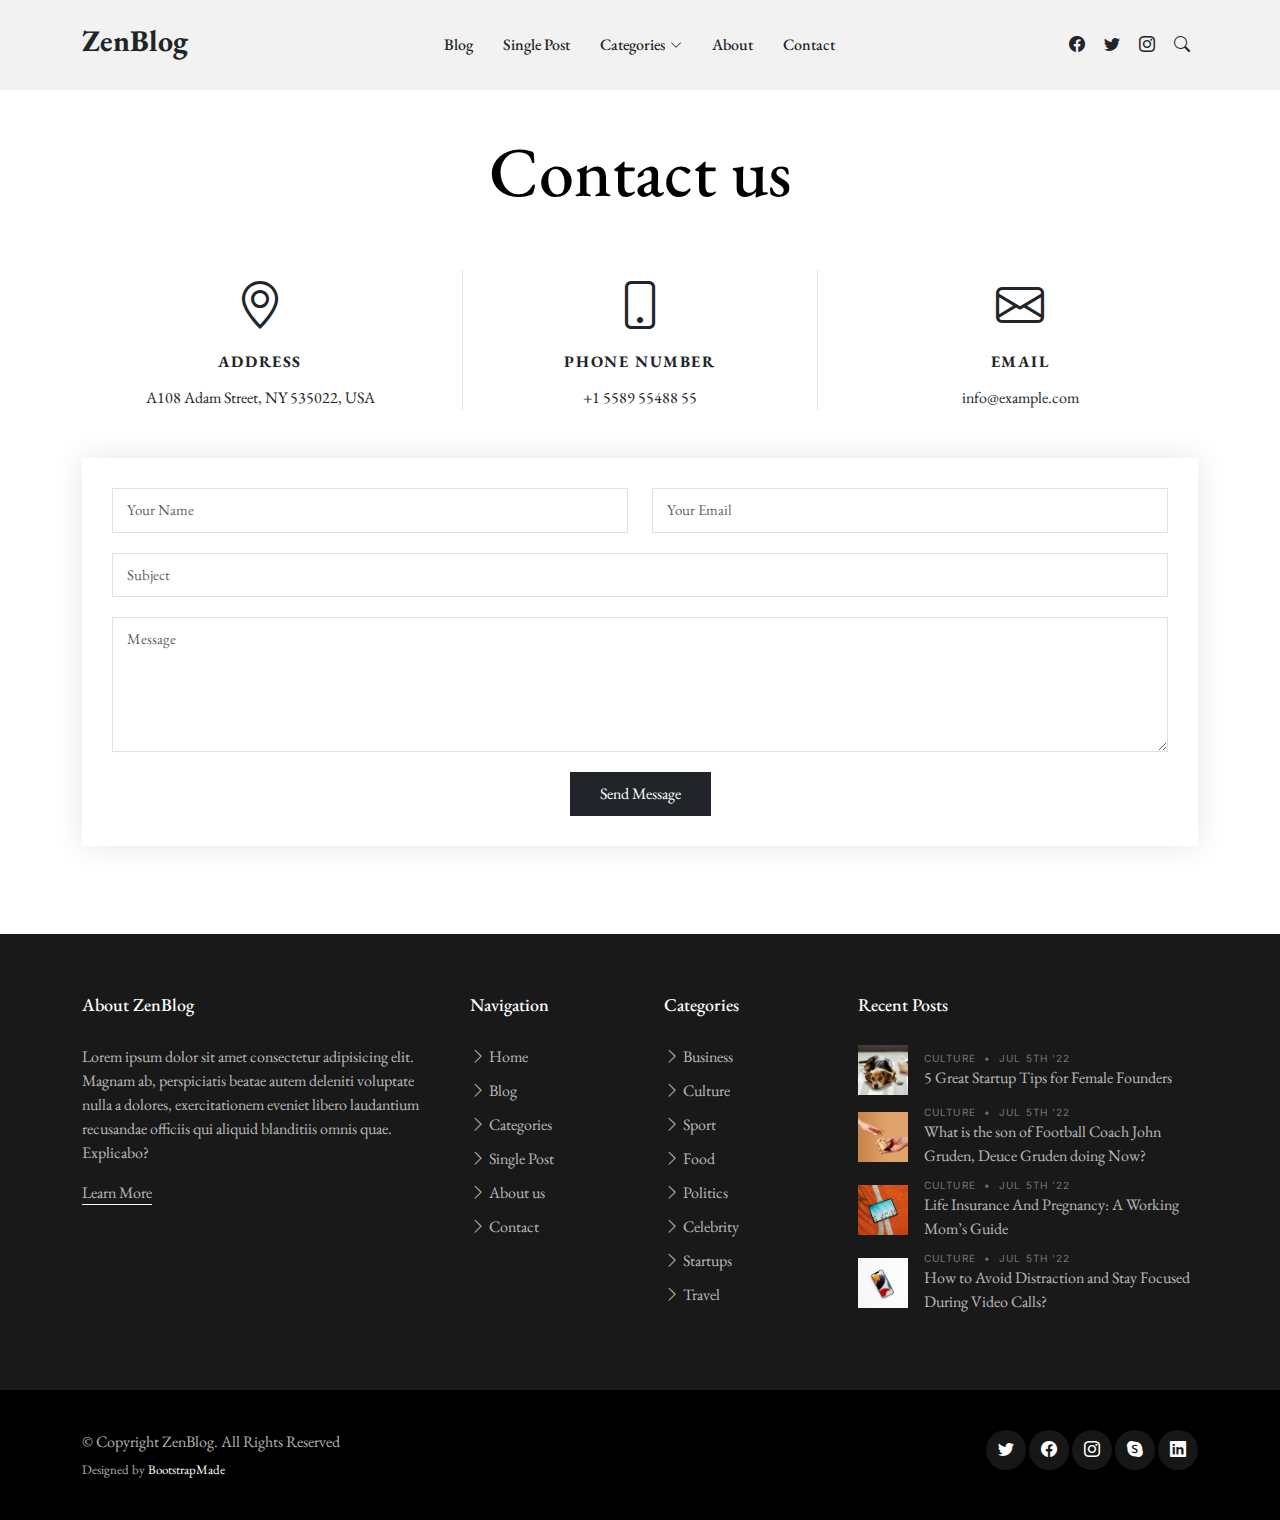
<file: Project.Presentation/wwwroot/mainTemplate/contact.html>
<!DOCTYPE html>
<html lang="en">

<head>
  <meta charset="utf-8">
  <meta content="width=device-width, initial-scale=1.0" name="viewport">

  <title>ZenBlog Bootstrap Template - Contact</title>
  <meta content="" name="description">
  <meta content="" name="keywords">

  <!-- Favicons -->
  <link href="assets/img/favicon.png" rel="icon">
  <link href="assets/img/apple-touch-icon.png" rel="apple-touch-icon">

  <!-- Google Fonts -->
  <link rel="preconnect" href="https://fonts.googleapis.com">
  <link rel="preconnect" href="https://fonts.gstatic.com" crossorigin>
  <link href="https://fonts.googleapis.com/css2?family=EB+Garamond:wght@400;500&family=Inter:wght@400;500&family=Playfair+Display:ital,wght@0,400;0,700;1,400;1,700&display=swap" rel="stylesheet">

  <!-- Vendor CSS Files -->
  <link href="assets/vendor/bootstrap/css/bootstrap.min.css" rel="stylesheet">
  <link href="assets/vendor/bootstrap-icons/bootstrap-icons.css" rel="stylesheet">
  <link href="assets/vendor/swiper/swiper-bundle.min.css" rel="stylesheet">
  <link href="assets/vendor/glightbox/css/glightbox.min.css" rel="stylesheet">
  <link href="assets/vendor/aos/aos.css" rel="stylesheet">

  <!-- Template Main CSS Files -->
  <link href="assets/css/variables.css" rel="stylesheet">
  <link href="assets/css/main.css" rel="stylesheet">

  <!-- =======================================================
  * Template Name: ZenBlog
  * Updated: Sep 18 2023 with Bootstrap v5.3.2
  * Template URL: https://bootstrapmade.com/zenblog-bootstrap-blog-template/
  * Author: BootstrapMade.com
  * License: https:///bootstrapmade.com/license/
  ======================================================== -->
</head>

<body>

  <!-- ======= Header ======= -->
  <header id="header" class="header d-flex align-items-center fixed-top">
    <div class="container-fluid container-xl d-flex align-items-center justify-content-between">

      <a href="index.html" class="logo d-flex align-items-center">
        <!-- Uncomment the line below if you also wish to use an image logo -->
        <!-- <img src="assets/img/logo.png" alt=""> -->
        <h1>ZenBlog</h1>
      </a>

      <nav id="navbar" class="navbar">
        <ul>
          <li><a href="index.html">Blog</a></li>
          <li><a href="single-post.html">Single Post</a></li>
          <li class="dropdown"><a href="category.html"><span>Categories</span> <i class="bi bi-chevron-down dropdown-indicator"></i></a>
            <ul>
              <li><a href="search-result.html">Search Result</a></li>
              <li><a href="#">Drop Down 1</a></li>
              <li class="dropdown"><a href="#"><span>Deep Drop Down</span> <i class="bi bi-chevron-down dropdown-indicator"></i></a>
                <ul>
                  <li><a href="#">Deep Drop Down 1</a></li>
                  <li><a href="#">Deep Drop Down 2</a></li>
                  <li><a href="#">Deep Drop Down 3</a></li>
                  <li><a href="#">Deep Drop Down 4</a></li>
                  <li><a href="#">Deep Drop Down 5</a></li>
                </ul>
              </li>
              <li><a href="#">Drop Down 2</a></li>
              <li><a href="#">Drop Down 3</a></li>
              <li><a href="#">Drop Down 4</a></li>
            </ul>
          </li>

          <li><a href="about.html">About</a></li>
          <li><a href="contact.html">Contact</a></li>
        </ul>
      </nav><!-- .navbar -->

      <div class="position-relative">
        <a href="#" class="mx-2"><span class="bi-facebook"></span></a>
        <a href="#" class="mx-2"><span class="bi-twitter"></span></a>
        <a href="#" class="mx-2"><span class="bi-instagram"></span></a>

        <a href="#" class="mx-2 js-search-open"><span class="bi-search"></span></a>
        <i class="bi bi-list mobile-nav-toggle"></i>

        <!-- ======= Search Form ======= -->
        <div class="search-form-wrap js-search-form-wrap">
          <form action="search-result.html" class="search-form">
            <span class="icon bi-search"></span>
            <input type="text" placeholder="Search" class="form-control">
            <button class="btn js-search-close"><span class="bi-x"></span></button>
          </form>
        </div><!-- End Search Form -->

      </div>

    </div>

  </header><!-- End Header -->

  <main id="main">
    <section id="contact" class="contact mb-5">
      <div class="container" data-aos="fade-up">

        <div class="row">
          <div class="col-lg-12 text-center mb-5">
            <h1 class="page-title">Contact us</h1>
          </div>
        </div>

        <div class="row gy-4">

          <div class="col-md-4">
            <div class="info-item">
              <i class="bi bi-geo-alt"></i>
              <h3>Address</h3>
              <address>A108 Adam Street, NY 535022, USA</address>
            </div>
          </div><!-- End Info Item -->

          <div class="col-md-4">
            <div class="info-item info-item-borders">
              <i class="bi bi-phone"></i>
              <h3>Phone Number</h3>
              <p><a href="tel:+155895548855">+1 5589 55488 55</a></p>
            </div>
          </div><!-- End Info Item -->

          <div class="col-md-4">
            <div class="info-item">
              <i class="bi bi-envelope"></i>
              <h3>Email</h3>
              <p><a href="mailto:info@example.com">info@example.com</a></p>
            </div>
          </div><!-- End Info Item -->

        </div>

        <div class="form mt-5">
          <form action="forms/contact.php" method="post" role="form" class="php-email-form">
            <div class="row">
              <div class="form-group col-md-6">
                <input type="text" name="name" class="form-control" id="name" placeholder="Your Name" required>
              </div>
              <div class="form-group col-md-6">
                <input type="email" class="form-control" name="email" id="email" placeholder="Your Email" required>
              </div>
            </div>
            <div class="form-group">
              <input type="text" class="form-control" name="subject" id="subject" placeholder="Subject" required>
            </div>
            <div class="form-group">
              <textarea class="form-control" name="message" rows="5" placeholder="Message" required></textarea>
            </div>
            <div class="my-3">
              <div class="loading">Loading</div>
              <div class="error-message"></div>
              <div class="sent-message">Your message has been sent. Thank you!</div>
            </div>
            <div class="text-center"><button type="submit">Send Message</button></div>
          </form>
        </div><!-- End Contact Form -->

      </div>
    </section>

  </main><!-- End #main -->

  <!-- ======= Footer ======= -->
  <footer id="footer" class="footer">

    <div class="footer-content">
      <div class="container">

        <div class="row g-5">
          <div class="col-lg-4">
            <h3 class="footer-heading">About ZenBlog</h3>
            <p>Lorem ipsum dolor sit amet consectetur adipisicing elit. Magnam ab, perspiciatis beatae autem deleniti voluptate nulla a dolores, exercitationem eveniet libero laudantium recusandae officiis qui aliquid blanditiis omnis quae. Explicabo?</p>
            <p><a href="about.html" class="footer-link-more">Learn More</a></p>
          </div>
          <div class="col-6 col-lg-2">
            <h3 class="footer-heading">Navigation</h3>
            <ul class="footer-links list-unstyled">
              <li><a href="index.html"><i class="bi bi-chevron-right"></i> Home</a></li>
              <li><a href="index.html"><i class="bi bi-chevron-right"></i> Blog</a></li>
              <li><a href="category.html"><i class="bi bi-chevron-right"></i> Categories</a></li>
              <li><a href="single-post.html"><i class="bi bi-chevron-right"></i> Single Post</a></li>
              <li><a href="about.html"><i class="bi bi-chevron-right"></i> About us</a></li>
              <li><a href="contact.html"><i class="bi bi-chevron-right"></i> Contact</a></li>
            </ul>
          </div>
          <div class="col-6 col-lg-2">
            <h3 class="footer-heading">Categories</h3>
            <ul class="footer-links list-unstyled">
              <li><a href="category.html"><i class="bi bi-chevron-right"></i> Business</a></li>
              <li><a href="category.html"><i class="bi bi-chevron-right"></i> Culture</a></li>
              <li><a href="category.html"><i class="bi bi-chevron-right"></i> Sport</a></li>
              <li><a href="category.html"><i class="bi bi-chevron-right"></i> Food</a></li>
              <li><a href="category.html"><i class="bi bi-chevron-right"></i> Politics</a></li>
              <li><a href="category.html"><i class="bi bi-chevron-right"></i> Celebrity</a></li>
              <li><a href="category.html"><i class="bi bi-chevron-right"></i> Startups</a></li>
              <li><a href="category.html"><i class="bi bi-chevron-right"></i> Travel</a></li>

            </ul>
          </div>

          <div class="col-lg-4">
            <h3 class="footer-heading">Recent Posts</h3>

            <ul class="footer-links footer-blog-entry list-unstyled">
              <li>
                <a href="single-post.html" class="d-flex align-items-center">
                  <img src="assets/img/post-sq-1.jpg" alt="" class="img-fluid me-3">
                  <div>
                    <div class="post-meta d-block"><span class="date">Culture</span> <span class="mx-1">&bullet;</span> <span>Jul 5th '22</span></div>
                    <span>5 Great Startup Tips for Female Founders</span>
                  </div>
                </a>
              </li>

              <li>
                <a href="single-post.html" class="d-flex align-items-center">
                  <img src="assets/img/post-sq-2.jpg" alt="" class="img-fluid me-3">
                  <div>
                    <div class="post-meta d-block"><span class="date">Culture</span> <span class="mx-1">&bullet;</span> <span>Jul 5th '22</span></div>
                    <span>What is the son of Football Coach John Gruden, Deuce Gruden doing Now?</span>
                  </div>
                </a>
              </li>

              <li>
                <a href="single-post.html" class="d-flex align-items-center">
                  <img src="assets/img/post-sq-3.jpg" alt="" class="img-fluid me-3">
                  <div>
                    <div class="post-meta d-block"><span class="date">Culture</span> <span class="mx-1">&bullet;</span> <span>Jul 5th '22</span></div>
                    <span>Life Insurance And Pregnancy: A Working Mom’s Guide</span>
                  </div>
                </a>
              </li>

              <li>
                <a href="single-post.html" class="d-flex align-items-center">
                  <img src="assets/img/post-sq-4.jpg" alt="" class="img-fluid me-3">
                  <div>
                    <div class="post-meta d-block"><span class="date">Culture</span> <span class="mx-1">&bullet;</span> <span>Jul 5th '22</span></div>
                    <span>How to Avoid Distraction and Stay Focused During Video Calls?</span>
                  </div>
                </a>
              </li>

            </ul>

          </div>
        </div>
      </div>
    </div>

    <div class="footer-legal">
      <div class="container">

        <div class="row justify-content-between">
          <div class="col-md-6 text-center text-md-start mb-3 mb-md-0">
            <div class="copyright">
              © Copyright <strong><span>ZenBlog</span></strong>. All Rights Reserved
            </div>

            <div class="credits">
              <!-- All the links in the footer should remain intact. -->
              <!-- You can delete the links only if you purchased the pro version. -->
              <!-- Licensing information: https://bootstrapmade.com/license/ -->
              <!-- Purchase the pro version with working PHP/AJAX contact form: https://bootstrapmade.com/herobiz-bootstrap-business-template/ -->
              Designed by <a href="https://bootstrapmade.com/">BootstrapMade</a>
            </div>

          </div>

          <div class="col-md-6">
            <div class="social-links mb-3 mb-lg-0 text-center text-md-end">
              <a href="#" class="twitter"><i class="bi bi-twitter"></i></a>
              <a href="#" class="facebook"><i class="bi bi-facebook"></i></a>
              <a href="#" class="instagram"><i class="bi bi-instagram"></i></a>
              <a href="#" class="google-plus"><i class="bi bi-skype"></i></a>
              <a href="#" class="linkedin"><i class="bi bi-linkedin"></i></a>
            </div>

          </div>

        </div>

      </div>
    </div>

  </footer>

  <a href="#" class="scroll-top d-flex align-items-center justify-content-center"><i class="bi bi-arrow-up-short"></i></a>

  <!-- Vendor JS Files -->
  <script src="assets/vendor/bootstrap/js/bootstrap.bundle.min.js"></script>
  <script src="assets/vendor/swiper/swiper-bundle.min.js"></script>
  <script src="assets/vendor/glightbox/js/glightbox.min.js"></script>
  <script src="assets/vendor/aos/aos.js"></script>
  <script src="assets/vendor/php-email-form/validate.js"></script>

  <!-- Template Main JS File -->
  <script src="assets/js/main.js"></script>

</body>

</html>
</file>
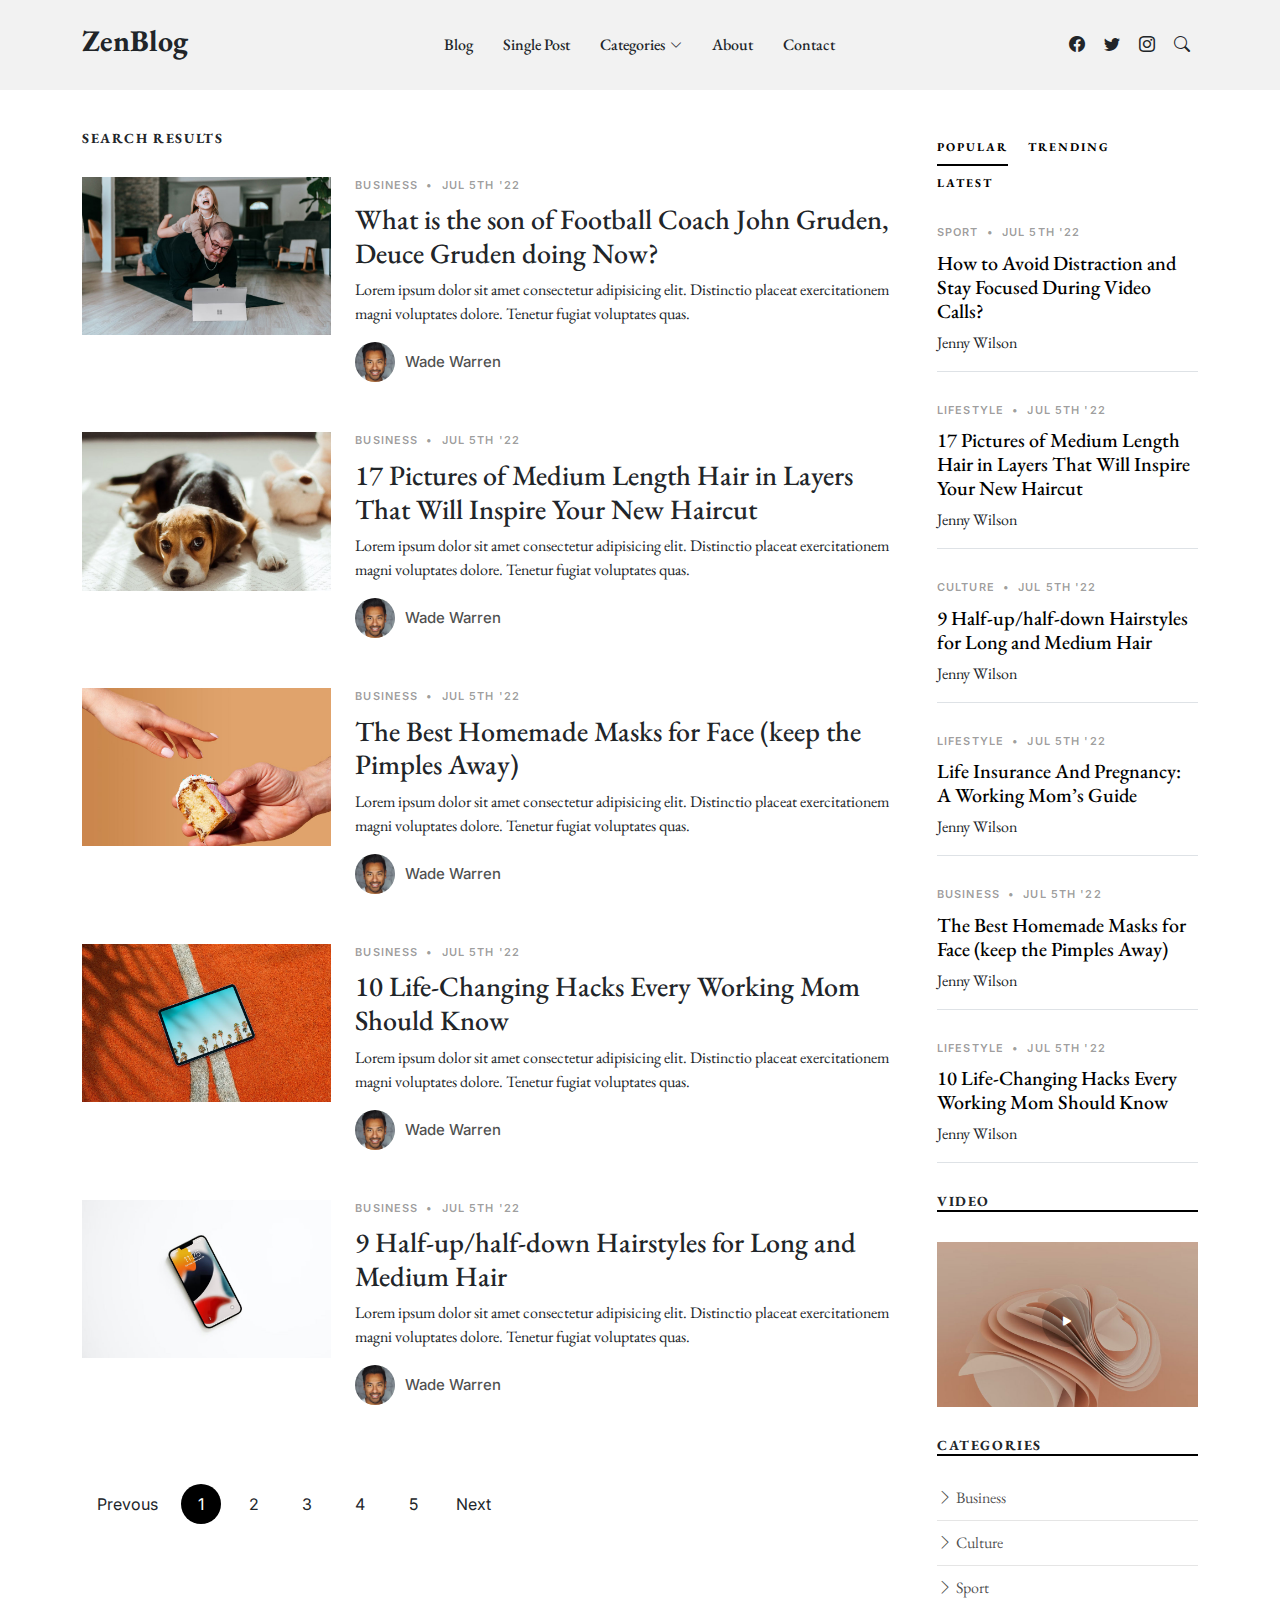
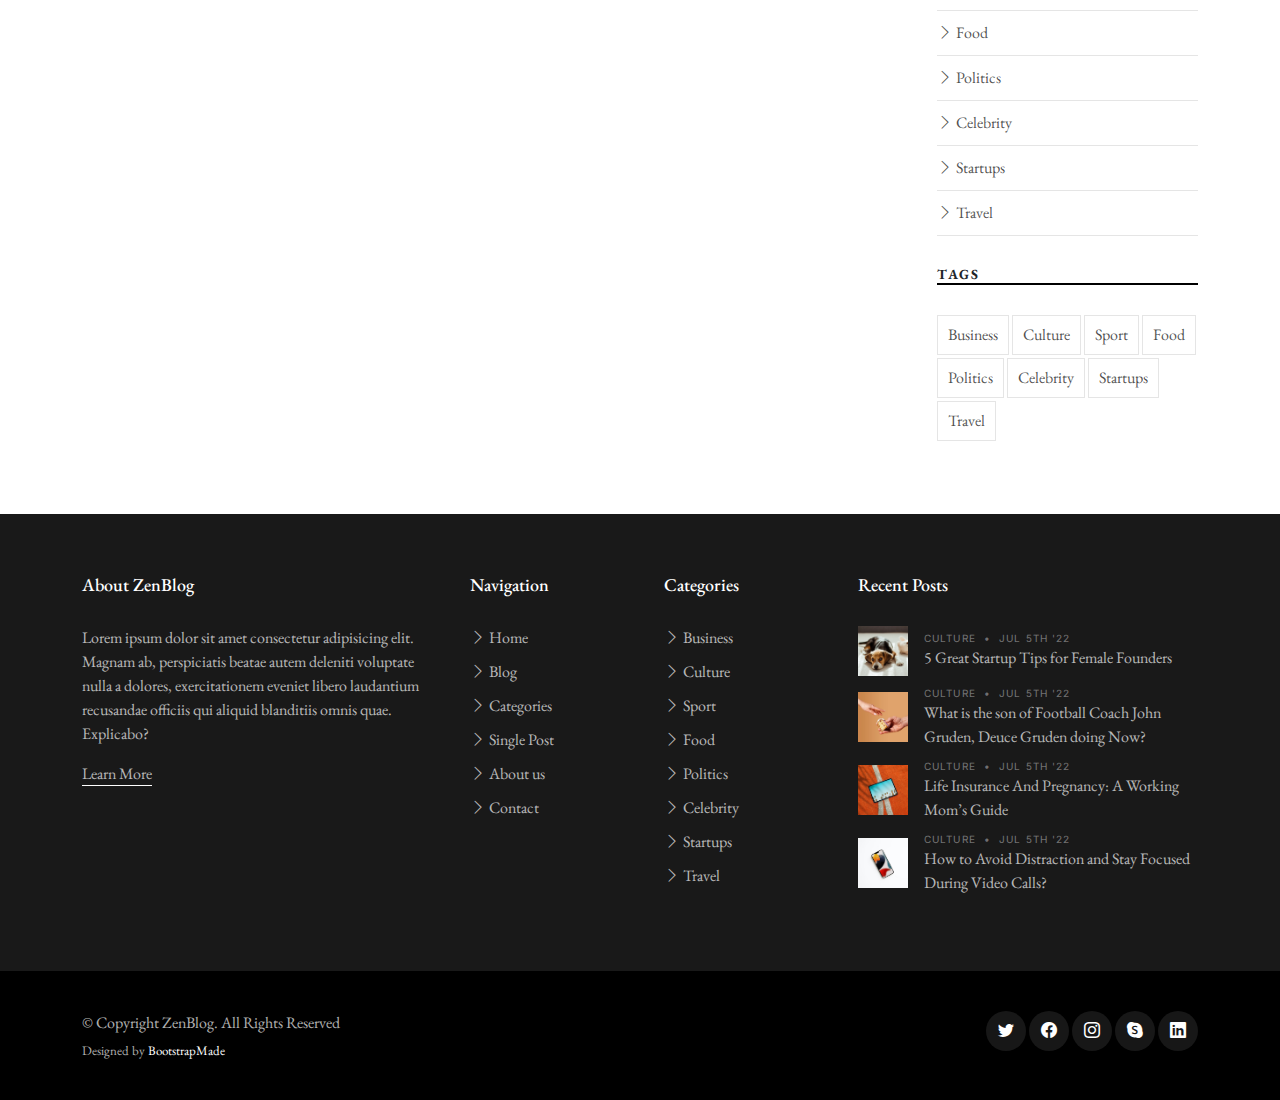
<file: Project.Presentation/wwwroot/mainTemplate/search-result.html>
<!DOCTYPE html>
<html lang="en">

<head>
  <meta charset="utf-8">
  <meta content="width=device-width, initial-scale=1.0" name="viewport">

  <title>ZenBlog Bootstrap Template - Search Results</title>
  <meta content="" name="description">
  <meta content="" name="keywords">

  <!-- Favicons -->
  <link href="assets/img/favicon.png" rel="icon">
  <link href="assets/img/apple-touch-icon.png" rel="apple-touch-icon">

  <!-- Google Fonts -->
  <link rel="preconnect" href="https://fonts.googleapis.com">
  <link rel="preconnect" href="https://fonts.gstatic.com" crossorigin>
  <link href="https://fonts.googleapis.com/css2?family=EB+Garamond:wght@400;500&family=Inter:wght@400;500&family=Playfair+Display:ital,wght@0,400;0,700;1,400;1,700&display=swap" rel="stylesheet">

  <!-- Vendor CSS Files -->
  <link href="assets/vendor/bootstrap/css/bootstrap.min.css" rel="stylesheet">
  <link href="assets/vendor/bootstrap-icons/bootstrap-icons.css" rel="stylesheet">
  <link href="assets/vendor/swiper/swiper-bundle.min.css" rel="stylesheet">
  <link href="assets/vendor/glightbox/css/glightbox.min.css" rel="stylesheet">
  <link href="assets/vendor/aos/aos.css" rel="stylesheet">

  <!-- Template Main CSS Files -->
  <link href="assets/css/variables.css" rel="stylesheet">
  <link href="assets/css/main.css" rel="stylesheet">

  <!-- =======================================================
  * Template Name: ZenBlog
  * Updated: Sep 18 2023 with Bootstrap v5.3.2
  * Template URL: https://bootstrapmade.com/zenblog-bootstrap-blog-template/
  * Author: BootstrapMade.com
  * License: https:///bootstrapmade.com/license/
  ======================================================== -->
</head>

<body>

  <!-- ======= Header ======= -->
  <header id="header" class="header d-flex align-items-center fixed-top">
    <div class="container-fluid container-xl d-flex align-items-center justify-content-between">

      <a href="index.html" class="logo d-flex align-items-center">
        <!-- Uncomment the line below if you also wish to use an image logo -->
        <!-- <img src="assets/img/logo.png" alt=""> -->
        <h1>ZenBlog</h1>
      </a>

      <nav id="navbar" class="navbar">
        <ul>
          <li><a href="index.html">Blog</a></li>
          <li><a href="single-post.html">Single Post</a></li>
          <li class="dropdown"><a href="category.html"><span>Categories</span> <i class="bi bi-chevron-down dropdown-indicator"></i></a>
            <ul>
              <li><a href="search-result.html">Search Result</a></li>
              <li><a href="#">Drop Down 1</a></li>
              <li class="dropdown"><a href="#"><span>Deep Drop Down</span> <i class="bi bi-chevron-down dropdown-indicator"></i></a>
                <ul>
                  <li><a href="#">Deep Drop Down 1</a></li>
                  <li><a href="#">Deep Drop Down 2</a></li>
                  <li><a href="#">Deep Drop Down 3</a></li>
                  <li><a href="#">Deep Drop Down 4</a></li>
                  <li><a href="#">Deep Drop Down 5</a></li>
                </ul>
              </li>
              <li><a href="#">Drop Down 2</a></li>
              <li><a href="#">Drop Down 3</a></li>
              <li><a href="#">Drop Down 4</a></li>
            </ul>
          </li>

          <li><a href="about.html">About</a></li>
          <li><a href="contact.html">Contact</a></li>
        </ul>
      </nav><!-- .navbar -->

      <div class="position-relative">
        <a href="#" class="mx-2"><span class="bi-facebook"></span></a>
        <a href="#" class="mx-2"><span class="bi-twitter"></span></a>
        <a href="#" class="mx-2"><span class="bi-instagram"></span></a>

        <a href="#" class="mx-2 js-search-open"><span class="bi-search"></span></a>
        <i class="bi bi-list mobile-nav-toggle"></i>

        <!-- ======= Search Form ======= -->
        <div class="search-form-wrap js-search-form-wrap">
          <form action="search-result.html" class="search-form">
            <span class="icon bi-search"></span>
            <input type="text" placeholder="Search" class="form-control">
            <button class="btn js-search-close"><span class="bi-x"></span></button>
          </form>
        </div><!-- End Search Form -->

      </div>

    </div>

  </header><!-- End Header -->

  <main id="main">

    <!-- ======= Search Results ======= -->
    <section id="search-result" class="search-result">
      <div class="container">
        <div class="row">
          <div class="col-md-9">
            <h3 class="category-title">Search Results</h3>

            <div class="d-md-flex post-entry-2 small-img">
              <a href="single-post.html" class="me-4 thumbnail">
                <img src="assets/img/post-landscape-6.jpg" alt="" class="img-fluid">
              </a>
              <div>
                <div class="post-meta"><span class="date">Business</span> <span class="mx-1">&bullet;</span> <span>Jul 5th '22</span></div>
                <h3><a href="single-post.html">What is the son of Football Coach John Gruden, Deuce Gruden doing Now?</a></h3>
                <p>Lorem ipsum dolor sit amet consectetur adipisicing elit. Distinctio placeat exercitationem magni voluptates dolore. Tenetur fugiat voluptates quas.</p>
                <div class="d-flex align-items-center author">
                  <div class="photo"><img src="assets/img/person-2.jpg" alt="" class="img-fluid"></div>
                  <div class="name">
                    <h3 class="m-0 p-0">Wade Warren</h3>
                  </div>
                </div>
              </div>
            </div>

            <div class="d-md-flex post-entry-2 small-img">
              <a href="single-post.html" class="me-4 thumbnail">
                <img src="assets/img/post-landscape-1.jpg" alt="" class="img-fluid">
              </a>
              <div>
                <div class="post-meta"><span class="date">Business</span> <span class="mx-1">&bullet;</span> <span>Jul 5th '22</span></div>
                <h3><a href="single-post.html">17 Pictures of Medium Length Hair in Layers That Will Inspire Your New Haircut</a></h3>
                <p>Lorem ipsum dolor sit amet consectetur adipisicing elit. Distinctio placeat exercitationem magni voluptates dolore. Tenetur fugiat voluptates quas.</p>
                <div class="d-flex align-items-center author">
                  <div class="photo"><img src="assets/img/person-2.jpg" alt="" class="img-fluid"></div>
                  <div class="name">
                    <h3 class="m-0 p-0">Wade Warren</h3>
                  </div>
                </div>
              </div>
            </div>

            <div class="d-md-flex post-entry-2 small-img">
              <a href="single-post.html" class="me-4 thumbnail">
                <img src="assets/img/post-landscape-2.jpg" alt="" class="img-fluid">
              </a>
              <div>
                <div class="post-meta"><span class="date">Business</span> <span class="mx-1">&bullet;</span> <span>Jul 5th '22</span></div>
                <h3><a href="single-post.html">The Best Homemade Masks for Face (keep the Pimples Away)</a></h3>
                <p>Lorem ipsum dolor sit amet consectetur adipisicing elit. Distinctio placeat exercitationem magni voluptates dolore. Tenetur fugiat voluptates quas.</p>
                <div class="d-flex align-items-center author">
                  <div class="photo"><img src="assets/img/person-2.jpg" alt="" class="img-fluid"></div>
                  <div class="name">
                    <h3 class="m-0 p-0">Wade Warren</h3>
                  </div>
                </div>
              </div>
            </div>

            <div class="d-md-flex post-entry-2 small-img">
              <a href="single-post.html" class="me-4 thumbnail">
                <img src="assets/img/post-landscape-3.jpg" alt="" class="img-fluid">
              </a>
              <div>
                <div class="post-meta"><span class="date">Business</span> <span class="mx-1">&bullet;</span> <span>Jul 5th '22</span></div>
                <h3><a href="single-post.html">10 Life-Changing Hacks Every Working Mom Should Know</a></h3>
                <p>Lorem ipsum dolor sit amet consectetur adipisicing elit. Distinctio placeat exercitationem magni voluptates dolore. Tenetur fugiat voluptates quas.</p>
                <div class="d-flex align-items-center author">
                  <div class="photo"><img src="assets/img/person-2.jpg" alt="" class="img-fluid"></div>
                  <div class="name">
                    <h3 class="m-0 p-0">Wade Warren</h3>
                  </div>
                </div>
              </div>
            </div>

            <div class="d-md-flex post-entry-2 small-img">
              <a href="single-post.html" class="me-4 thumbnail">
                <img src="assets/img/post-landscape-4.jpg" alt="" class="img-fluid">
              </a>
              <div>
                <div class="post-meta"><span class="date">Business</span> <span class="mx-1">&bullet;</span> <span>Jul 5th '22</span></div>
                <h3><a href="single-post.html">9 Half-up/half-down Hairstyles for Long and Medium Hair</a></h3>
                <p>Lorem ipsum dolor sit amet consectetur adipisicing elit. Distinctio placeat exercitationem magni voluptates dolore. Tenetur fugiat voluptates quas.</p>
                <div class="d-flex align-items-center author">
                  <div class="photo"><img src="assets/img/person-2.jpg" alt="" class="img-fluid"></div>
                  <div class="name">
                    <h3 class="m-0 p-0">Wade Warren</h3>
                  </div>
                </div>
              </div>
            </div>

            <!-- Paging -->
            <div class="text-start py-4">
              <div class="custom-pagination">
                <a href="#" class="prev">Prevous</a>
                <a href="#" class="active">1</a>
                <a href="#">2</a>
                <a href="#">3</a>
                <a href="#">4</a>
                <a href="#">5</a>
                <a href="#" class="next">Next</a>
              </div>
            </div><!-- End Paging -->

          </div>

          <div class="col-md-3">
            <!-- ======= Sidebar ======= -->
            <div class="aside-block">

              <ul class="nav nav-pills custom-tab-nav mb-4" id="pills-tab" role="tablist">
                <li class="nav-item" role="presentation">
                  <button class="nav-link active" id="pills-popular-tab" data-bs-toggle="pill" data-bs-target="#pills-popular" type="button" role="tab" aria-controls="pills-popular" aria-selected="true">Popular</button>
                </li>
                <li class="nav-item" role="presentation">
                  <button class="nav-link" id="pills-trending-tab" data-bs-toggle="pill" data-bs-target="#pills-trending" type="button" role="tab" aria-controls="pills-trending" aria-selected="false">Trending</button>
                </li>
                <li class="nav-item" role="presentation">
                  <button class="nav-link" id="pills-latest-tab" data-bs-toggle="pill" data-bs-target="#pills-latest" type="button" role="tab" aria-controls="pills-latest" aria-selected="false">Latest</button>
                </li>
              </ul>

              <div class="tab-content" id="pills-tabContent">

                <!-- Popular -->
                <div class="tab-pane fade show active" id="pills-popular" role="tabpanel" aria-labelledby="pills-popular-tab">
                  <div class="post-entry-1 border-bottom">
                    <div class="post-meta"><span class="date">Sport</span> <span class="mx-1">&bullet;</span> <span>Jul 5th '22</span></div>
                    <h2 class="mb-2"><a href="#">How to Avoid Distraction and Stay Focused During Video Calls?</a></h2>
                    <span class="author mb-3 d-block">Jenny Wilson</span>
                  </div>

                  <div class="post-entry-1 border-bottom">
                    <div class="post-meta"><span class="date">Lifestyle</span> <span class="mx-1">&bullet;</span> <span>Jul 5th '22</span></div>
                    <h2 class="mb-2"><a href="#">17 Pictures of Medium Length Hair in Layers That Will Inspire Your New Haircut</a></h2>
                    <span class="author mb-3 d-block">Jenny Wilson</span>
                  </div>

                  <div class="post-entry-1 border-bottom">
                    <div class="post-meta"><span class="date">Culture</span> <span class="mx-1">&bullet;</span> <span>Jul 5th '22</span></div>
                    <h2 class="mb-2"><a href="#">9 Half-up/half-down Hairstyles for Long and Medium Hair</a></h2>
                    <span class="author mb-3 d-block">Jenny Wilson</span>
                  </div>

                  <div class="post-entry-1 border-bottom">
                    <div class="post-meta"><span class="date">Lifestyle</span> <span class="mx-1">&bullet;</span> <span>Jul 5th '22</span></div>
                    <h2 class="mb-2"><a href="#">Life Insurance And Pregnancy: A Working Mom’s Guide</a></h2>
                    <span class="author mb-3 d-block">Jenny Wilson</span>
                  </div>

                  <div class="post-entry-1 border-bottom">
                    <div class="post-meta"><span class="date">Business</span> <span class="mx-1">&bullet;</span> <span>Jul 5th '22</span></div>
                    <h2 class="mb-2"><a href="#">The Best Homemade Masks for Face (keep the Pimples Away)</a></h2>
                    <span class="author mb-3 d-block">Jenny Wilson</span>
                  </div>

                  <div class="post-entry-1 border-bottom">
                    <div class="post-meta"><span class="date">Lifestyle</span> <span class="mx-1">&bullet;</span> <span>Jul 5th '22</span></div>
                    <h2 class="mb-2"><a href="#">10 Life-Changing Hacks Every Working Mom Should Know</a></h2>
                    <span class="author mb-3 d-block">Jenny Wilson</span>
                  </div>
                </div> <!-- End Popular -->

                <!-- Trending -->
                <div class="tab-pane fade" id="pills-trending" role="tabpanel" aria-labelledby="pills-trending-tab">
                  <div class="post-entry-1 border-bottom">
                    <div class="post-meta"><span class="date">Lifestyle</span> <span class="mx-1">&bullet;</span> <span>Jul 5th '22</span></div>
                    <h2 class="mb-2"><a href="#">17 Pictures of Medium Length Hair in Layers That Will Inspire Your New Haircut</a></h2>
                    <span class="author mb-3 d-block">Jenny Wilson</span>
                  </div>

                  <div class="post-entry-1 border-bottom">
                    <div class="post-meta"><span class="date">Culture</span> <span class="mx-1">&bullet;</span> <span>Jul 5th '22</span></div>
                    <h2 class="mb-2"><a href="#">9 Half-up/half-down Hairstyles for Long and Medium Hair</a></h2>
                    <span class="author mb-3 d-block">Jenny Wilson</span>
                  </div>

                  <div class="post-entry-1 border-bottom">
                    <div class="post-meta"><span class="date">Lifestyle</span> <span class="mx-1">&bullet;</span> <span>Jul 5th '22</span></div>
                    <h2 class="mb-2"><a href="#">Life Insurance And Pregnancy: A Working Mom’s Guide</a></h2>
                    <span class="author mb-3 d-block">Jenny Wilson</span>
                  </div>

                  <div class="post-entry-1 border-bottom">
                    <div class="post-meta"><span class="date">Sport</span> <span class="mx-1">&bullet;</span> <span>Jul 5th '22</span></div>
                    <h2 class="mb-2"><a href="#">How to Avoid Distraction and Stay Focused During Video Calls?</a></h2>
                    <span class="author mb-3 d-block">Jenny Wilson</span>
                  </div>
                  <div class="post-entry-1 border-bottom">
                    <div class="post-meta"><span class="date">Business</span> <span class="mx-1">&bullet;</span> <span>Jul 5th '22</span></div>
                    <h2 class="mb-2"><a href="#">The Best Homemade Masks for Face (keep the Pimples Away)</a></h2>
                    <span class="author mb-3 d-block">Jenny Wilson</span>
                  </div>

                  <div class="post-entry-1 border-bottom">
                    <div class="post-meta"><span class="date">Lifestyle</span> <span class="mx-1">&bullet;</span> <span>Jul 5th '22</span></div>
                    <h2 class="mb-2"><a href="#">10 Life-Changing Hacks Every Working Mom Should Know</a></h2>
                    <span class="author mb-3 d-block">Jenny Wilson</span>
                  </div>
                </div> <!-- End Trending -->

                <!-- Latest -->
                <div class="tab-pane fade" id="pills-latest" role="tabpanel" aria-labelledby="pills-latest-tab">
                  <div class="post-entry-1 border-bottom">
                    <div class="post-meta"><span class="date">Lifestyle</span> <span class="mx-1">&bullet;</span> <span>Jul 5th '22</span></div>
                    <h2 class="mb-2"><a href="#">Life Insurance And Pregnancy: A Working Mom’s Guide</a></h2>
                    <span class="author mb-3 d-block">Jenny Wilson</span>
                  </div>

                  <div class="post-entry-1 border-bottom">
                    <div class="post-meta"><span class="date">Business</span> <span class="mx-1">&bullet;</span> <span>Jul 5th '22</span></div>
                    <h2 class="mb-2"><a href="#">The Best Homemade Masks for Face (keep the Pimples Away)</a></h2>
                    <span class="author mb-3 d-block">Jenny Wilson</span>
                  </div>

                  <div class="post-entry-1 border-bottom">
                    <div class="post-meta"><span class="date">Lifestyle</span> <span class="mx-1">&bullet;</span> <span>Jul 5th '22</span></div>
                    <h2 class="mb-2"><a href="#">10 Life-Changing Hacks Every Working Mom Should Know</a></h2>
                    <span class="author mb-3 d-block">Jenny Wilson</span>
                  </div>

                  <div class="post-entry-1 border-bottom">
                    <div class="post-meta"><span class="date">Sport</span> <span class="mx-1">&bullet;</span> <span>Jul 5th '22</span></div>
                    <h2 class="mb-2"><a href="#">How to Avoid Distraction and Stay Focused During Video Calls?</a></h2>
                    <span class="author mb-3 d-block">Jenny Wilson</span>
                  </div>

                  <div class="post-entry-1 border-bottom">
                    <div class="post-meta"><span class="date">Lifestyle</span> <span class="mx-1">&bullet;</span> <span>Jul 5th '22</span></div>
                    <h2 class="mb-2"><a href="#">17 Pictures of Medium Length Hair in Layers That Will Inspire Your New Haircut</a></h2>
                    <span class="author mb-3 d-block">Jenny Wilson</span>
                  </div>

                  <div class="post-entry-1 border-bottom">
                    <div class="post-meta"><span class="date">Culture</span> <span class="mx-1">&bullet;</span> <span>Jul 5th '22</span></div>
                    <h2 class="mb-2"><a href="#">9 Half-up/half-down Hairstyles for Long and Medium Hair</a></h2>
                    <span class="author mb-3 d-block">Jenny Wilson</span>
                  </div>

                </div> <!-- End Latest -->

              </div>
            </div>

            <div class="aside-block">
              <h3 class="aside-title">Video</h3>
              <div class="video-post">
                <a href="https://www.youtube.com/watch?v=AiFfDjmd0jU" class="glightbox link-video">
                  <span class="bi-play-fill"></span>
                  <img src="assets/img/post-landscape-5.jpg" alt="" class="img-fluid">
                </a>
              </div>
            </div><!-- End Video -->

            <div class="aside-block">
              <h3 class="aside-title">Categories</h3>
              <ul class="aside-links list-unstyled">
                <li><a href="category.html"><i class="bi bi-chevron-right"></i> Business</a></li>
                <li><a href="category.html"><i class="bi bi-chevron-right"></i> Culture</a></li>
                <li><a href="category.html"><i class="bi bi-chevron-right"></i> Sport</a></li>
                <li><a href="category.html"><i class="bi bi-chevron-right"></i> Food</a></li>
                <li><a href="category.html"><i class="bi bi-chevron-right"></i> Politics</a></li>
                <li><a href="category.html"><i class="bi bi-chevron-right"></i> Celebrity</a></li>
                <li><a href="category.html"><i class="bi bi-chevron-right"></i> Startups</a></li>
                <li><a href="category.html"><i class="bi bi-chevron-right"></i> Travel</a></li>
              </ul>
            </div><!-- End Categories -->

            <div class="aside-block">
              <h3 class="aside-title">Tags</h3>
              <ul class="aside-tags list-unstyled">
                <li><a href="category.html">Business</a></li>
                <li><a href="category.html">Culture</a></li>
                <li><a href="category.html">Sport</a></li>
                <li><a href="category.html">Food</a></li>
                <li><a href="category.html">Politics</a></li>
                <li><a href="category.html">Celebrity</a></li>
                <li><a href="category.html">Startups</a></li>
                <li><a href="category.html">Travel</a></li>
              </ul>
            </div><!-- End Tags -->

          </div>

        </div>
      </div>
    </section> <!-- End Search Result -->

  </main><!-- End #main -->

  <!-- ======= Footer ======= -->
  <footer id="footer" class="footer">

    <div class="footer-content">
      <div class="container">

        <div class="row g-5">
          <div class="col-lg-4">
            <h3 class="footer-heading">About ZenBlog</h3>
            <p>Lorem ipsum dolor sit amet consectetur adipisicing elit. Magnam ab, perspiciatis beatae autem deleniti voluptate nulla a dolores, exercitationem eveniet libero laudantium recusandae officiis qui aliquid blanditiis omnis quae. Explicabo?</p>
            <p><a href="about.html" class="footer-link-more">Learn More</a></p>
          </div>
          <div class="col-6 col-lg-2">
            <h3 class="footer-heading">Navigation</h3>
            <ul class="footer-links list-unstyled">
              <li><a href="index.html"><i class="bi bi-chevron-right"></i> Home</a></li>
              <li><a href="index.html"><i class="bi bi-chevron-right"></i> Blog</a></li>
              <li><a href="category.html"><i class="bi bi-chevron-right"></i> Categories</a></li>
              <li><a href="single-post.html"><i class="bi bi-chevron-right"></i> Single Post</a></li>
              <li><a href="about.html"><i class="bi bi-chevron-right"></i> About us</a></li>
              <li><a href="contact.html"><i class="bi bi-chevron-right"></i> Contact</a></li>
            </ul>
          </div>
          <div class="col-6 col-lg-2">
            <h3 class="footer-heading">Categories</h3>
            <ul class="footer-links list-unstyled">
              <li><a href="category.html"><i class="bi bi-chevron-right"></i> Business</a></li>
              <li><a href="category.html"><i class="bi bi-chevron-right"></i> Culture</a></li>
              <li><a href="category.html"><i class="bi bi-chevron-right"></i> Sport</a></li>
              <li><a href="category.html"><i class="bi bi-chevron-right"></i> Food</a></li>
              <li><a href="category.html"><i class="bi bi-chevron-right"></i> Politics</a></li>
              <li><a href="category.html"><i class="bi bi-chevron-right"></i> Celebrity</a></li>
              <li><a href="category.html"><i class="bi bi-chevron-right"></i> Startups</a></li>
              <li><a href="category.html"><i class="bi bi-chevron-right"></i> Travel</a></li>

            </ul>
          </div>

          <div class="col-lg-4">
            <h3 class="footer-heading">Recent Posts</h3>

            <ul class="footer-links footer-blog-entry list-unstyled">
              <li>
                <a href="single-post.html" class="d-flex align-items-center">
                  <img src="assets/img/post-sq-1.jpg" alt="" class="img-fluid me-3">
                  <div>
                    <div class="post-meta d-block"><span class="date">Culture</span> <span class="mx-1">&bullet;</span> <span>Jul 5th '22</span></div>
                    <span>5 Great Startup Tips for Female Founders</span>
                  </div>
                </a>
              </li>

              <li>
                <a href="single-post.html" class="d-flex align-items-center">
                  <img src="assets/img/post-sq-2.jpg" alt="" class="img-fluid me-3">
                  <div>
                    <div class="post-meta d-block"><span class="date">Culture</span> <span class="mx-1">&bullet;</span> <span>Jul 5th '22</span></div>
                    <span>What is the son of Football Coach John Gruden, Deuce Gruden doing Now?</span>
                  </div>
                </a>
              </li>

              <li>
                <a href="single-post.html" class="d-flex align-items-center">
                  <img src="assets/img/post-sq-3.jpg" alt="" class="img-fluid me-3">
                  <div>
                    <div class="post-meta d-block"><span class="date">Culture</span> <span class="mx-1">&bullet;</span> <span>Jul 5th '22</span></div>
                    <span>Life Insurance And Pregnancy: A Working Mom’s Guide</span>
                  </div>
                </a>
              </li>

              <li>
                <a href="single-post.html" class="d-flex align-items-center">
                  <img src="assets/img/post-sq-4.jpg" alt="" class="img-fluid me-3">
                  <div>
                    <div class="post-meta d-block"><span class="date">Culture</span> <span class="mx-1">&bullet;</span> <span>Jul 5th '22</span></div>
                    <span>How to Avoid Distraction and Stay Focused During Video Calls?</span>
                  </div>
                </a>
              </li>

            </ul>

          </div>
        </div>
      </div>
    </div>

    <div class="footer-legal">
      <div class="container">

        <div class="row justify-content-between">
          <div class="col-md-6 text-center text-md-start mb-3 mb-md-0">
            <div class="copyright">
              © Copyright <strong><span>ZenBlog</span></strong>. All Rights Reserved
            </div>

            <div class="credits">
              <!-- All the links in the footer should remain intact. -->
              <!-- You can delete the links only if you purchased the pro version. -->
              <!-- Licensing information: https://bootstrapmade.com/license/ -->
              <!-- Purchase the pro version with working PHP/AJAX contact form: https://bootstrapmade.com/herobiz-bootstrap-business-template/ -->
              Designed by <a href="https://bootstrapmade.com/">BootstrapMade</a>
            </div>

          </div>

          <div class="col-md-6">
            <div class="social-links mb-3 mb-lg-0 text-center text-md-end">
              <a href="#" class="twitter"><i class="bi bi-twitter"></i></a>
              <a href="#" class="facebook"><i class="bi bi-facebook"></i></a>
              <a href="#" class="instagram"><i class="bi bi-instagram"></i></a>
              <a href="#" class="google-plus"><i class="bi bi-skype"></i></a>
              <a href="#" class="linkedin"><i class="bi bi-linkedin"></i></a>
            </div>

          </div>

        </div>

      </div>
    </div>

  </footer>

  <a href="#" class="scroll-top d-flex align-items-center justify-content-center"><i class="bi bi-arrow-up-short"></i></a>

  <!-- Vendor JS Files -->
  <script src="assets/vendor/bootstrap/js/bootstrap.bundle.min.js"></script>
  <script src="assets/vendor/swiper/swiper-bundle.min.js"></script>
  <script src="assets/vendor/glightbox/js/glightbox.min.js"></script>
  <script src="assets/vendor/aos/aos.js"></script>
  <script src="assets/vendor/php-email-form/validate.js"></script>

  <!-- Template Main JS File -->
  <script src="assets/js/main.js"></script>

</body>

</html>
</file>
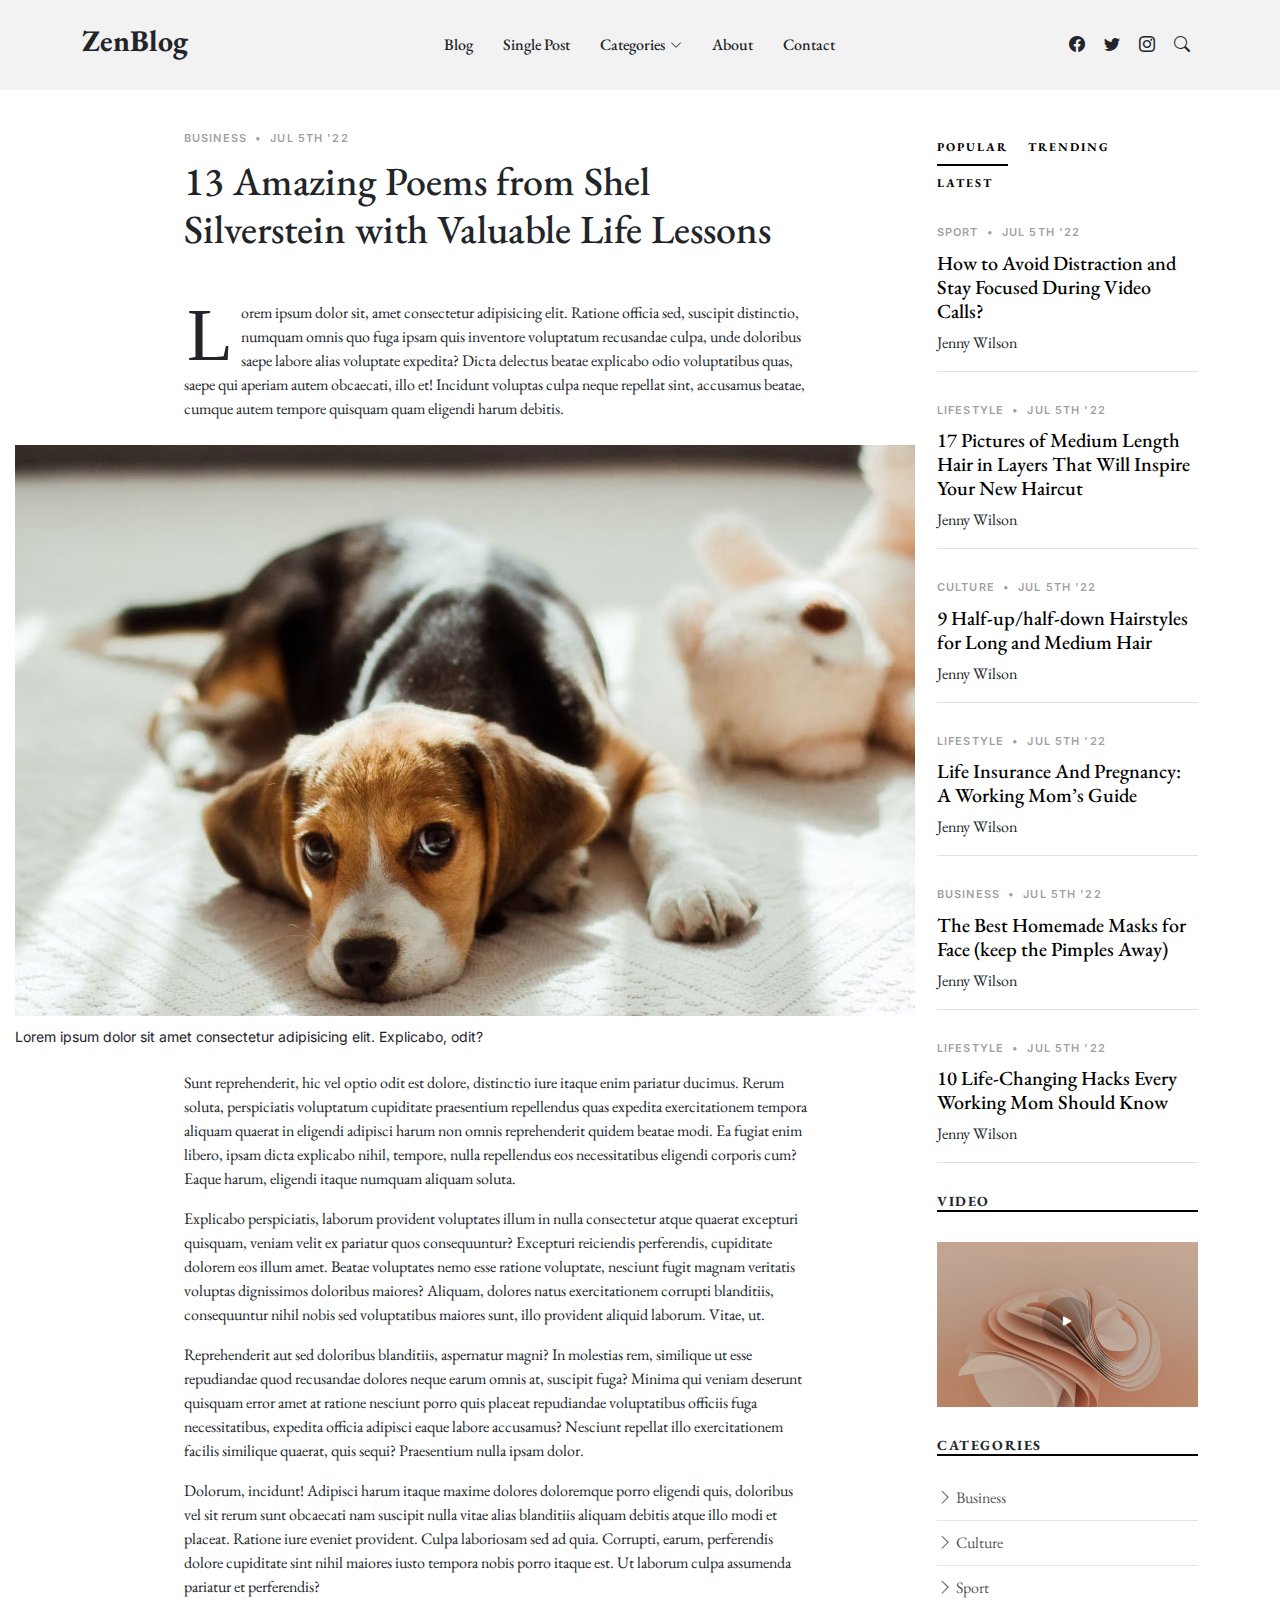
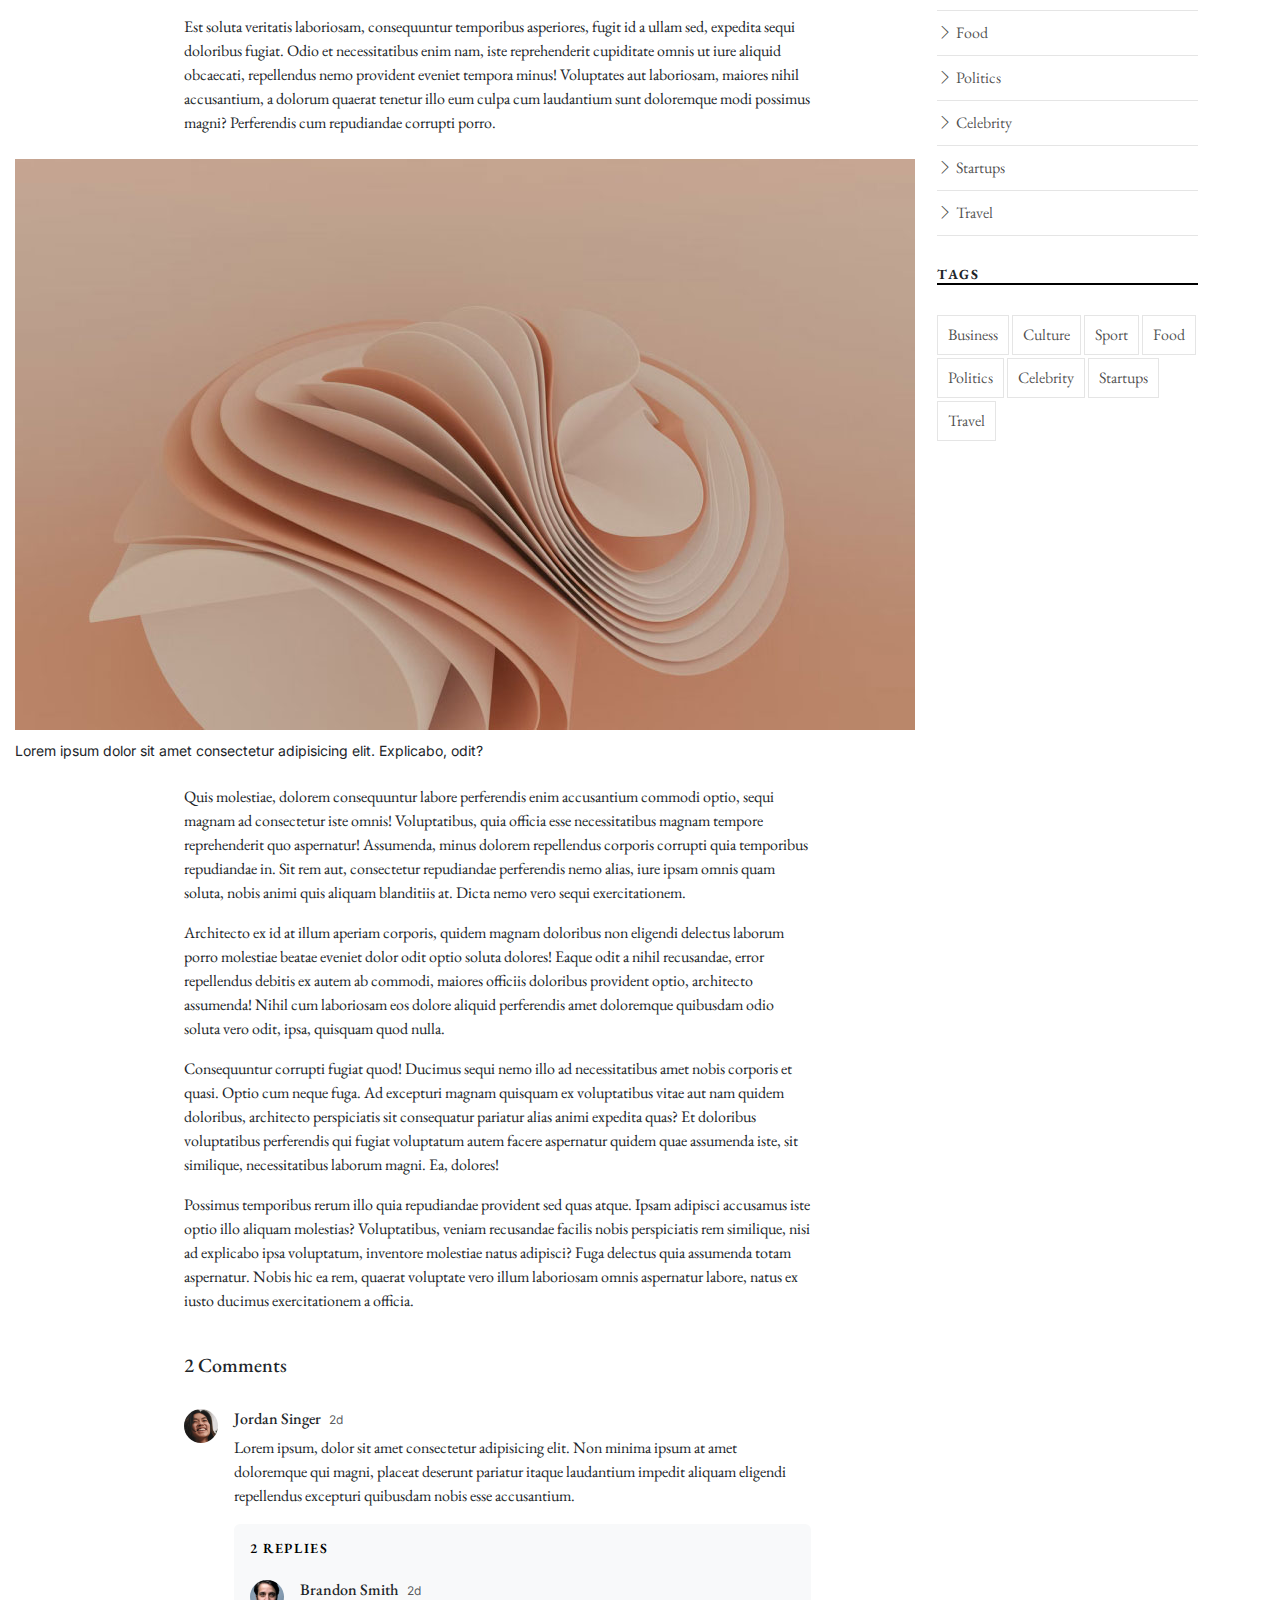
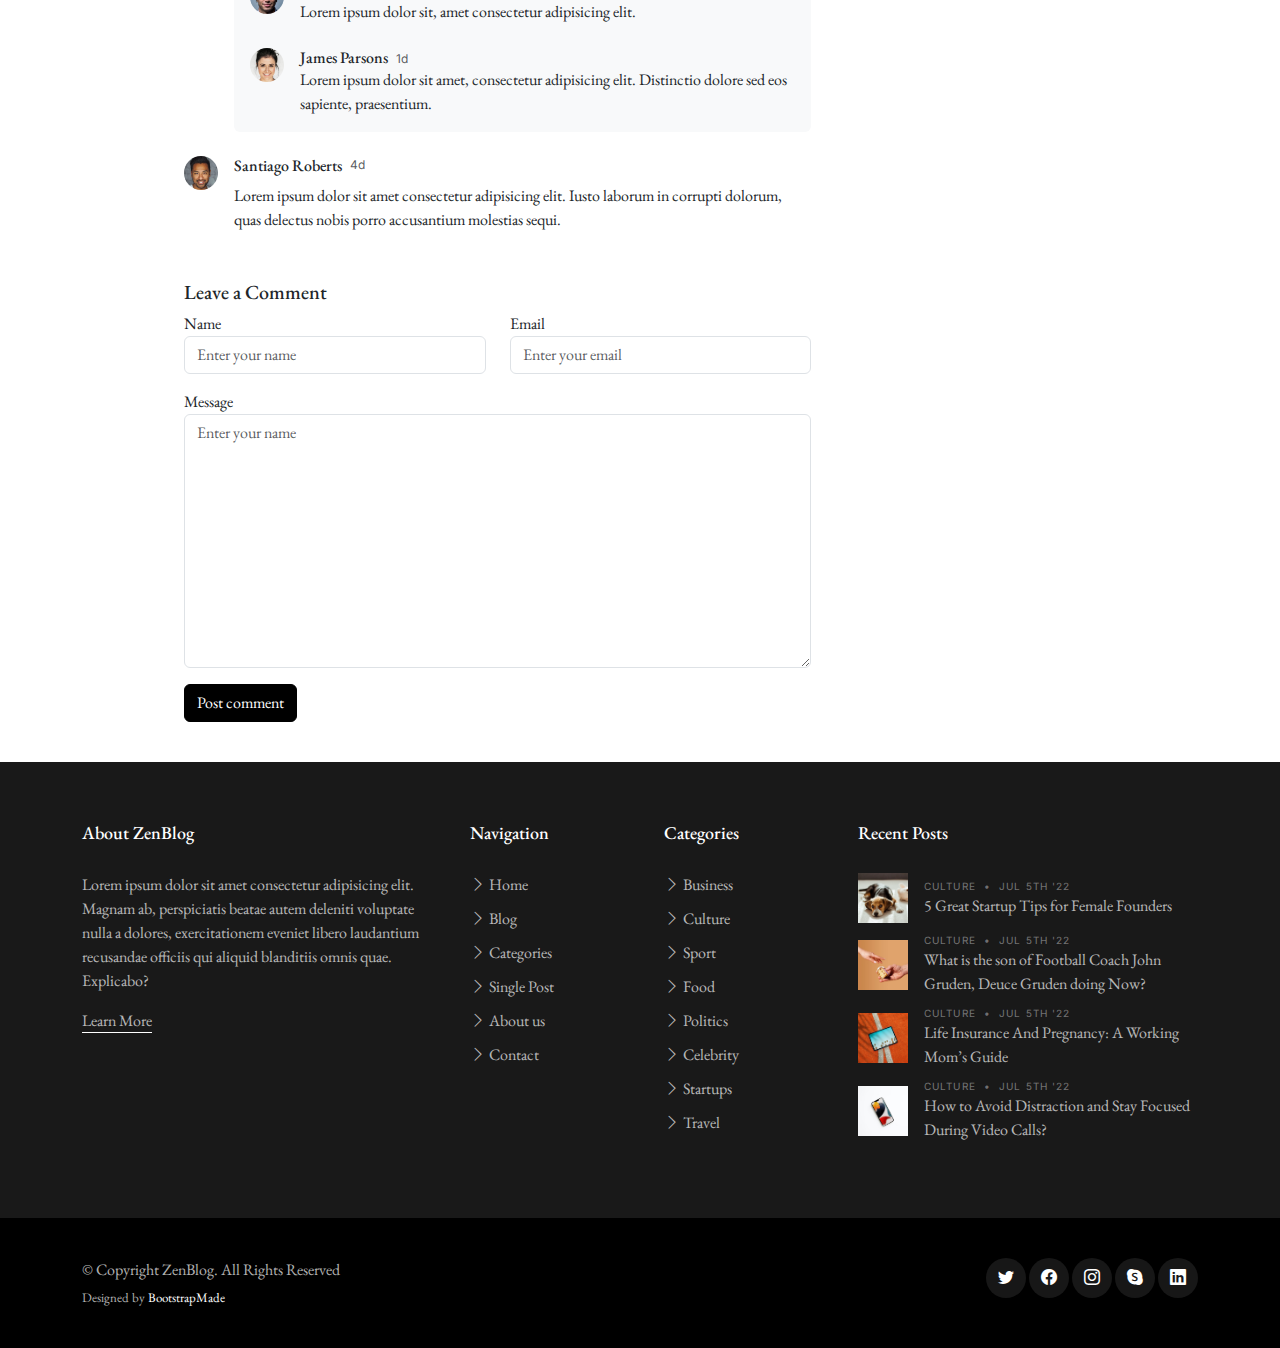
<file: Project.Presentation/wwwroot/mainTemplate/single-post.html>
<!DOCTYPE html>
<html lang="en">

<head>
  <meta charset="utf-8">
  <meta content="width=device-width, initial-scale=1.0" name="viewport">

  <title>ZenBlog Bootstrap Template - Single Post</title>
  <meta content="" name="description">
  <meta content="" name="keywords">

  <!-- Favicons -->
  <link href="assets/img/favicon.png" rel="icon">
  <link href="assets/img/apple-touch-icon.png" rel="apple-touch-icon">

  <!-- Google Fonts -->
  <link rel="preconnect" href="https://fonts.googleapis.com">
  <link rel="preconnect" href="https://fonts.gstatic.com" crossorigin>
  <link href="https://fonts.googleapis.com/css2?family=EB+Garamond:wght@400;500&family=Inter:wght@400;500&family=Playfair+Display:ital,wght@0,400;0,700;1,400;1,700&display=swap" rel="stylesheet">

  <!-- Vendor CSS Files -->
  <link href="assets/vendor/bootstrap/css/bootstrap.min.css" rel="stylesheet">
  <link href="assets/vendor/bootstrap-icons/bootstrap-icons.css" rel="stylesheet">
  <link href="assets/vendor/swiper/swiper-bundle.min.css" rel="stylesheet">
  <link href="assets/vendor/glightbox/css/glightbox.min.css" rel="stylesheet">
  <link href="assets/vendor/aos/aos.css" rel="stylesheet">

  <!-- Template Main CSS Files -->
  <link href="assets/css/variables.css" rel="stylesheet">
  <link href="assets/css/main.css" rel="stylesheet">

  <!-- =======================================================
  * Template Name: ZenBlog
  * Updated: Sep 18 2023 with Bootstrap v5.3.2
  * Template URL: https://bootstrapmade.com/zenblog-bootstrap-blog-template/
  * Author: BootstrapMade.com
  * License: https:///bootstrapmade.com/license/
  ======================================================== -->
</head>

<body>

  <!-- ======= Header ======= -->
  <header id="header" class="header d-flex align-items-center fixed-top">
    <div class="container-fluid container-xl d-flex align-items-center justify-content-between">

      <a href="index.html" class="logo d-flex align-items-center">
        <!-- Uncomment the line below if you also wish to use an image logo -->
        <!-- <img src="assets/img/logo.png" alt=""> -->
        <h1>ZenBlog</h1>
      </a>

      <nav id="navbar" class="navbar">
        <ul>
          <li><a href="index.html">Blog</a></li>
          <li><a href="single-post.html">Single Post</a></li>
          <li class="dropdown"><a href="category.html"><span>Categories</span> <i class="bi bi-chevron-down dropdown-indicator"></i></a>
            <ul>
              <li><a href="search-result.html">Search Result</a></li>
              <li><a href="#">Drop Down 1</a></li>
              <li class="dropdown"><a href="#"><span>Deep Drop Down</span> <i class="bi bi-chevron-down dropdown-indicator"></i></a>
                <ul>
                  <li><a href="#">Deep Drop Down 1</a></li>
                  <li><a href="#">Deep Drop Down 2</a></li>
                  <li><a href="#">Deep Drop Down 3</a></li>
                  <li><a href="#">Deep Drop Down 4</a></li>
                  <li><a href="#">Deep Drop Down 5</a></li>
                </ul>
              </li>
              <li><a href="#">Drop Down 2</a></li>
              <li><a href="#">Drop Down 3</a></li>
              <li><a href="#">Drop Down 4</a></li>
            </ul>
          </li>

          <li><a href="about.html">About</a></li>
          <li><a href="contact.html">Contact</a></li>
        </ul>
      </nav><!-- .navbar -->

      <div class="position-relative">
        <a href="#" class="mx-2"><span class="bi-facebook"></span></a>
        <a href="#" class="mx-2"><span class="bi-twitter"></span></a>
        <a href="#" class="mx-2"><span class="bi-instagram"></span></a>

        <a href="#" class="mx-2 js-search-open"><span class="bi-search"></span></a>
        <i class="bi bi-list mobile-nav-toggle"></i>

        <!-- ======= Search Form ======= -->
        <div class="search-form-wrap js-search-form-wrap">
          <form action="search-result.html" class="search-form">
            <span class="icon bi-search"></span>
            <input type="text" placeholder="Search" class="form-control">
            <button class="btn js-search-close"><span class="bi-x"></span></button>
          </form>
        </div><!-- End Search Form -->

      </div>

    </div>

  </header><!-- End Header -->

  <main id="main">

    <section class="single-post-content">
      <div class="container">
        <div class="row">
          <div class="col-md-9 post-content" data-aos="fade-up">

            <!-- ======= Single Post Content ======= -->
            <div class="single-post">
              <div class="post-meta"><span class="date">Business</span> <span class="mx-1">&bullet;</span> <span>Jul 5th '22</span></div>
              <h1 class="mb-5">13 Amazing Poems from Shel Silverstein with Valuable Life Lessons</h1>
              <p><span class="firstcharacter">L</span>orem ipsum dolor sit, amet consectetur adipisicing elit. Ratione officia sed, suscipit distinctio, numquam omnis quo fuga ipsam quis inventore voluptatum recusandae culpa, unde doloribus saepe labore alias voluptate expedita? Dicta delectus beatae explicabo odio voluptatibus quas, saepe qui aperiam autem obcaecati, illo et! Incidunt voluptas culpa neque repellat sint, accusamus beatae, cumque autem tempore quisquam quam eligendi harum debitis.</p>

              <figure class="my-4">
                <img src="assets/img/post-landscape-1.jpg" alt="" class="img-fluid">
                <figcaption>Lorem ipsum dolor sit amet consectetur adipisicing elit. Explicabo, odit? </figcaption>
              </figure>
              <p>Sunt reprehenderit, hic vel optio odit est dolore, distinctio iure itaque enim pariatur ducimus. Rerum soluta, perspiciatis voluptatum cupiditate praesentium repellendus quas expedita exercitationem tempora aliquam quaerat in eligendi adipisci harum non omnis reprehenderit quidem beatae modi. Ea fugiat enim libero, ipsam dicta explicabo nihil, tempore, nulla repellendus eos necessitatibus eligendi corporis cum? Eaque harum, eligendi itaque numquam aliquam soluta.</p>
              <p>Explicabo perspiciatis, laborum provident voluptates illum in nulla consectetur atque quaerat excepturi quisquam, veniam velit ex pariatur quos consequuntur? Excepturi reiciendis perferendis, cupiditate dolorem eos illum amet. Beatae voluptates nemo esse ratione voluptate, nesciunt fugit magnam veritatis voluptas dignissimos doloribus maiores? Aliquam, dolores natus exercitationem corrupti blanditiis, consequuntur nihil nobis sed voluptatibus maiores sunt, illo provident aliquid laborum. Vitae, ut.</p>
              <p>Reprehenderit aut sed doloribus blanditiis, aspernatur magni? In molestias rem, similique ut esse repudiandae quod recusandae dolores neque earum omnis at, suscipit fuga? Minima qui veniam deserunt quisquam error amet at ratione nesciunt porro quis placeat repudiandae voluptatibus officiis fuga necessitatibus, expedita officia adipisci eaque labore accusamus? Nesciunt repellat illo exercitationem facilis similique quaerat, quis sequi? Praesentium nulla ipsam dolor.</p>
              <p>Dolorum, incidunt! Adipisci harum itaque maxime dolores doloremque porro eligendi quis, doloribus vel sit rerum sunt obcaecati nam suscipit nulla vitae alias blanditiis aliquam debitis atque illo modi et placeat. Ratione iure eveniet provident. Culpa laboriosam sed ad quia. Corrupti, earum, perferendis dolore cupiditate sint nihil maiores iusto tempora nobis porro itaque est. Ut laborum culpa assumenda pariatur et perferendis?</p>
              <p>Est soluta veritatis laboriosam, consequuntur temporibus asperiores, fugit id a ullam sed, expedita sequi doloribus fugiat. Odio et necessitatibus enim nam, iste reprehenderit cupiditate omnis ut iure aliquid obcaecati, repellendus nemo provident eveniet tempora minus! Voluptates aut laboriosam, maiores nihil accusantium, a dolorum quaerat tenetur illo eum culpa cum laudantium sunt doloremque modi possimus magni? Perferendis cum repudiandae corrupti porro.</p>
              <figure class="my-4">
                <img src="assets/img/post-landscape-5.jpg" alt="" class="img-fluid">
                <figcaption>Lorem ipsum dolor sit amet consectetur adipisicing elit. Explicabo, odit? </figcaption>
              </figure>
              <p>Quis molestiae, dolorem consequuntur labore perferendis enim accusantium commodi optio, sequi magnam ad consectetur iste omnis! Voluptatibus, quia officia esse necessitatibus magnam tempore reprehenderit quo aspernatur! Assumenda, minus dolorem repellendus corporis corrupti quia temporibus repudiandae in. Sit rem aut, consectetur repudiandae perferendis nemo alias, iure ipsam omnis quam soluta, nobis animi quis aliquam blanditiis at. Dicta nemo vero sequi exercitationem.</p>
              <p>Architecto ex id at illum aperiam corporis, quidem magnam doloribus non eligendi delectus laborum porro molestiae beatae eveniet dolor odit optio soluta dolores! Eaque odit a nihil recusandae, error repellendus debitis ex autem ab commodi, maiores officiis doloribus provident optio, architecto assumenda! Nihil cum laboriosam eos dolore aliquid perferendis amet doloremque quibusdam odio soluta vero odit, ipsa, quisquam quod nulla.</p>
              <p>Consequuntur corrupti fugiat quod! Ducimus sequi nemo illo ad necessitatibus amet nobis corporis et quasi. Optio cum neque fuga. Ad excepturi magnam quisquam ex voluptatibus vitae aut nam quidem doloribus, architecto perspiciatis sit consequatur pariatur alias animi expedita quas? Et doloribus voluptatibus perferendis qui fugiat voluptatum autem facere aspernatur quidem quae assumenda iste, sit similique, necessitatibus laborum magni. Ea, dolores!</p>
              <p>Possimus temporibus rerum illo quia repudiandae provident sed quas atque. Ipsam adipisci accusamus iste optio illo aliquam molestias? Voluptatibus, veniam recusandae facilis nobis perspiciatis rem similique, nisi ad explicabo ipsa voluptatum, inventore molestiae natus adipisci? Fuga delectus quia assumenda totam aspernatur. Nobis hic ea rem, quaerat voluptate vero illum laboriosam omnis aspernatur labore, natus ex iusto ducimus exercitationem a officia.</p>
            </div><!-- End Single Post Content -->

            <!-- ======= Comments ======= -->
            <div class="comments">
              <h5 class="comment-title py-4">2 Comments</h5>
              <div class="comment d-flex mb-4">
                <div class="flex-shrink-0">
                  <div class="avatar avatar-sm rounded-circle">
                    <img class="avatar-img" src="assets/img/person-5.jpg" alt="" class="img-fluid">
                  </div>
                </div>
                <div class="flex-grow-1 ms-2 ms-sm-3">
                  <div class="comment-meta d-flex align-items-baseline">
                    <h6 class="me-2">Jordan Singer</h6>
                    <span class="text-muted">2d</span>
                  </div>
                  <div class="comment-body">
                    Lorem ipsum, dolor sit amet consectetur adipisicing elit. Non minima ipsum at amet doloremque qui magni, placeat deserunt pariatur itaque laudantium impedit aliquam eligendi repellendus excepturi quibusdam nobis esse accusantium.
                  </div>

                  <div class="comment-replies bg-light p-3 mt-3 rounded">
                    <h6 class="comment-replies-title mb-4 text-muted text-uppercase">2 replies</h6>

                    <div class="reply d-flex mb-4">
                      <div class="flex-shrink-0">
                        <div class="avatar avatar-sm rounded-circle">
                          <img class="avatar-img" src="assets/img/person-4.jpg" alt="" class="img-fluid">
                        </div>
                      </div>
                      <div class="flex-grow-1 ms-2 ms-sm-3">
                        <div class="reply-meta d-flex align-items-baseline">
                          <h6 class="mb-0 me-2">Brandon Smith</h6>
                          <span class="text-muted">2d</span>
                        </div>
                        <div class="reply-body">
                          Lorem ipsum dolor sit, amet consectetur adipisicing elit.
                        </div>
                      </div>
                    </div>
                    <div class="reply d-flex">
                      <div class="flex-shrink-0">
                        <div class="avatar avatar-sm rounded-circle">
                          <img class="avatar-img" src="assets/img/person-3.jpg" alt="" class="img-fluid">
                        </div>
                      </div>
                      <div class="flex-grow-1 ms-2 ms-sm-3">
                        <div class="reply-meta d-flex align-items-baseline">
                          <h6 class="mb-0 me-2">James Parsons</h6>
                          <span class="text-muted">1d</span>
                        </div>
                        <div class="reply-body">
                          Lorem ipsum dolor sit amet, consectetur adipisicing elit. Distinctio dolore sed eos sapiente, praesentium.
                        </div>
                      </div>
                    </div>
                  </div>
                </div>
              </div>
              <div class="comment d-flex">
                <div class="flex-shrink-0">
                  <div class="avatar avatar-sm rounded-circle">
                    <img class="avatar-img" src="assets/img/person-2.jpg" alt="" class="img-fluid">
                  </div>
                </div>
                <div class="flex-shrink-1 ms-2 ms-sm-3">
                  <div class="comment-meta d-flex">
                    <h6 class="me-2">Santiago Roberts</h6>
                    <span class="text-muted">4d</span>
                  </div>
                  <div class="comment-body">
                    Lorem ipsum dolor sit amet consectetur adipisicing elit. Iusto laborum in corrupti dolorum, quas delectus nobis porro accusantium molestias sequi.
                  </div>
                </div>
              </div>
            </div><!-- End Comments -->

            <!-- ======= Comments Form ======= -->
            <div class="row justify-content-center mt-5">

              <div class="col-lg-12">
                <h5 class="comment-title">Leave a Comment</h5>
                <div class="row">
                  <div class="col-lg-6 mb-3">
                    <label for="comment-name">Name</label>
                    <input type="text" class="form-control" id="comment-name" placeholder="Enter your name">
                  </div>
                  <div class="col-lg-6 mb-3">
                    <label for="comment-email">Email</label>
                    <input type="text" class="form-control" id="comment-email" placeholder="Enter your email">
                  </div>
                  <div class="col-12 mb-3">
                    <label for="comment-message">Message</label>

                    <textarea class="form-control" id="comment-message" placeholder="Enter your name" cols="30" rows="10"></textarea>
                  </div>
                  <div class="col-12">
                    <input type="submit" class="btn btn-primary" value="Post comment">
                  </div>
                </div>
              </div>
            </div><!-- End Comments Form -->

          </div>
          <div class="col-md-3">
            <!-- ======= Sidebar ======= -->
            <div class="aside-block">

              <ul class="nav nav-pills custom-tab-nav mb-4" id="pills-tab" role="tablist">
                <li class="nav-item" role="presentation">
                  <button class="nav-link active" id="pills-popular-tab" data-bs-toggle="pill" data-bs-target="#pills-popular" type="button" role="tab" aria-controls="pills-popular" aria-selected="true">Popular</button>
                </li>
                <li class="nav-item" role="presentation">
                  <button class="nav-link" id="pills-trending-tab" data-bs-toggle="pill" data-bs-target="#pills-trending" type="button" role="tab" aria-controls="pills-trending" aria-selected="false">Trending</button>
                </li>
                <li class="nav-item" role="presentation">
                  <button class="nav-link" id="pills-latest-tab" data-bs-toggle="pill" data-bs-target="#pills-latest" type="button" role="tab" aria-controls="pills-latest" aria-selected="false">Latest</button>
                </li>
              </ul>

              <div class="tab-content" id="pills-tabContent">

                <!-- Popular -->
                <div class="tab-pane fade show active" id="pills-popular" role="tabpanel" aria-labelledby="pills-popular-tab">
                  <div class="post-entry-1 border-bottom">
                    <div class="post-meta"><span class="date">Sport</span> <span class="mx-1">&bullet;</span> <span>Jul 5th '22</span></div>
                    <h2 class="mb-2"><a href="#">How to Avoid Distraction and Stay Focused During Video Calls?</a></h2>
                    <span class="author mb-3 d-block">Jenny Wilson</span>
                  </div>

                  <div class="post-entry-1 border-bottom">
                    <div class="post-meta"><span class="date">Lifestyle</span> <span class="mx-1">&bullet;</span> <span>Jul 5th '22</span></div>
                    <h2 class="mb-2"><a href="#">17 Pictures of Medium Length Hair in Layers That Will Inspire Your New Haircut</a></h2>
                    <span class="author mb-3 d-block">Jenny Wilson</span>
                  </div>

                  <div class="post-entry-1 border-bottom">
                    <div class="post-meta"><span class="date">Culture</span> <span class="mx-1">&bullet;</span> <span>Jul 5th '22</span></div>
                    <h2 class="mb-2"><a href="#">9 Half-up/half-down Hairstyles for Long and Medium Hair</a></h2>
                    <span class="author mb-3 d-block">Jenny Wilson</span>
                  </div>

                  <div class="post-entry-1 border-bottom">
                    <div class="post-meta"><span class="date">Lifestyle</span> <span class="mx-1">&bullet;</span> <span>Jul 5th '22</span></div>
                    <h2 class="mb-2"><a href="#">Life Insurance And Pregnancy: A Working Mom’s Guide</a></h2>
                    <span class="author mb-3 d-block">Jenny Wilson</span>
                  </div>

                  <div class="post-entry-1 border-bottom">
                    <div class="post-meta"><span class="date">Business</span> <span class="mx-1">&bullet;</span> <span>Jul 5th '22</span></div>
                    <h2 class="mb-2"><a href="#">The Best Homemade Masks for Face (keep the Pimples Away)</a></h2>
                    <span class="author mb-3 d-block">Jenny Wilson</span>
                  </div>

                  <div class="post-entry-1 border-bottom">
                    <div class="post-meta"><span class="date">Lifestyle</span> <span class="mx-1">&bullet;</span> <span>Jul 5th '22</span></div>
                    <h2 class="mb-2"><a href="#">10 Life-Changing Hacks Every Working Mom Should Know</a></h2>
                    <span class="author mb-3 d-block">Jenny Wilson</span>
                  </div>
                </div> <!-- End Popular -->

                <!-- Trending -->
                <div class="tab-pane fade" id="pills-trending" role="tabpanel" aria-labelledby="pills-trending-tab">
                  <div class="post-entry-1 border-bottom">
                    <div class="post-meta"><span class="date">Lifestyle</span> <span class="mx-1">&bullet;</span> <span>Jul 5th '22</span></div>
                    <h2 class="mb-2"><a href="#">17 Pictures of Medium Length Hair in Layers That Will Inspire Your New Haircut</a></h2>
                    <span class="author mb-3 d-block">Jenny Wilson</span>
                  </div>

                  <div class="post-entry-1 border-bottom">
                    <div class="post-meta"><span class="date">Culture</span> <span class="mx-1">&bullet;</span> <span>Jul 5th '22</span></div>
                    <h2 class="mb-2"><a href="#">9 Half-up/half-down Hairstyles for Long and Medium Hair</a></h2>
                    <span class="author mb-3 d-block">Jenny Wilson</span>
                  </div>

                  <div class="post-entry-1 border-bottom">
                    <div class="post-meta"><span class="date">Lifestyle</span> <span class="mx-1">&bullet;</span> <span>Jul 5th '22</span></div>
                    <h2 class="mb-2"><a href="#">Life Insurance And Pregnancy: A Working Mom’s Guide</a></h2>
                    <span class="author mb-3 d-block">Jenny Wilson</span>
                  </div>

                  <div class="post-entry-1 border-bottom">
                    <div class="post-meta"><span class="date">Sport</span> <span class="mx-1">&bullet;</span> <span>Jul 5th '22</span></div>
                    <h2 class="mb-2"><a href="#">How to Avoid Distraction and Stay Focused During Video Calls?</a></h2>
                    <span class="author mb-3 d-block">Jenny Wilson</span>
                  </div>
                  <div class="post-entry-1 border-bottom">
                    <div class="post-meta"><span class="date">Business</span> <span class="mx-1">&bullet;</span> <span>Jul 5th '22</span></div>
                    <h2 class="mb-2"><a href="#">The Best Homemade Masks for Face (keep the Pimples Away)</a></h2>
                    <span class="author mb-3 d-block">Jenny Wilson</span>
                  </div>

                  <div class="post-entry-1 border-bottom">
                    <div class="post-meta"><span class="date">Lifestyle</span> <span class="mx-1">&bullet;</span> <span>Jul 5th '22</span></div>
                    <h2 class="mb-2"><a href="#">10 Life-Changing Hacks Every Working Mom Should Know</a></h2>
                    <span class="author mb-3 d-block">Jenny Wilson</span>
                  </div>
                </div> <!-- End Trending -->

                <!-- Latest -->
                <div class="tab-pane fade" id="pills-latest" role="tabpanel" aria-labelledby="pills-latest-tab">
                  <div class="post-entry-1 border-bottom">
                    <div class="post-meta"><span class="date">Lifestyle</span> <span class="mx-1">&bullet;</span> <span>Jul 5th '22</span></div>
                    <h2 class="mb-2"><a href="#">Life Insurance And Pregnancy: A Working Mom’s Guide</a></h2>
                    <span class="author mb-3 d-block">Jenny Wilson</span>
                  </div>

                  <div class="post-entry-1 border-bottom">
                    <div class="post-meta"><span class="date">Business</span> <span class="mx-1">&bullet;</span> <span>Jul 5th '22</span></div>
                    <h2 class="mb-2"><a href="#">The Best Homemade Masks for Face (keep the Pimples Away)</a></h2>
                    <span class="author mb-3 d-block">Jenny Wilson</span>
                  </div>

                  <div class="post-entry-1 border-bottom">
                    <div class="post-meta"><span class="date">Lifestyle</span> <span class="mx-1">&bullet;</span> <span>Jul 5th '22</span></div>
                    <h2 class="mb-2"><a href="#">10 Life-Changing Hacks Every Working Mom Should Know</a></h2>
                    <span class="author mb-3 d-block">Jenny Wilson</span>
                  </div>

                  <div class="post-entry-1 border-bottom">
                    <div class="post-meta"><span class="date">Sport</span> <span class="mx-1">&bullet;</span> <span>Jul 5th '22</span></div>
                    <h2 class="mb-2"><a href="#">How to Avoid Distraction and Stay Focused During Video Calls?</a></h2>
                    <span class="author mb-3 d-block">Jenny Wilson</span>
                  </div>

                  <div class="post-entry-1 border-bottom">
                    <div class="post-meta"><span class="date">Lifestyle</span> <span class="mx-1">&bullet;</span> <span>Jul 5th '22</span></div>
                    <h2 class="mb-2"><a href="#">17 Pictures of Medium Length Hair in Layers That Will Inspire Your New Haircut</a></h2>
                    <span class="author mb-3 d-block">Jenny Wilson</span>
                  </div>

                  <div class="post-entry-1 border-bottom">
                    <div class="post-meta"><span class="date">Culture</span> <span class="mx-1">&bullet;</span> <span>Jul 5th '22</span></div>
                    <h2 class="mb-2"><a href="#">9 Half-up/half-down Hairstyles for Long and Medium Hair</a></h2>
                    <span class="author mb-3 d-block">Jenny Wilson</span>
                  </div>

                </div> <!-- End Latest -->

              </div>
            </div>

            <div class="aside-block">
              <h3 class="aside-title">Video</h3>
              <div class="video-post">
                <a href="https://www.youtube.com/watch?v=AiFfDjmd0jU" class="glightbox link-video">
                  <span class="bi-play-fill"></span>
                  <img src="assets/img/post-landscape-5.jpg" alt="" class="img-fluid">
                </a>
              </div>
            </div><!-- End Video -->

            <div class="aside-block">
              <h3 class="aside-title">Categories</h3>
              <ul class="aside-links list-unstyled">
                <li><a href="category.html"><i class="bi bi-chevron-right"></i> Business</a></li>
                <li><a href="category.html"><i class="bi bi-chevron-right"></i> Culture</a></li>
                <li><a href="category.html"><i class="bi bi-chevron-right"></i> Sport</a></li>
                <li><a href="category.html"><i class="bi bi-chevron-right"></i> Food</a></li>
                <li><a href="category.html"><i class="bi bi-chevron-right"></i> Politics</a></li>
                <li><a href="category.html"><i class="bi bi-chevron-right"></i> Celebrity</a></li>
                <li><a href="category.html"><i class="bi bi-chevron-right"></i> Startups</a></li>
                <li><a href="category.html"><i class="bi bi-chevron-right"></i> Travel</a></li>
              </ul>
            </div><!-- End Categories -->

            <div class="aside-block">
              <h3 class="aside-title">Tags</h3>
              <ul class="aside-tags list-unstyled">
                <li><a href="category.html">Business</a></li>
                <li><a href="category.html">Culture</a></li>
                <li><a href="category.html">Sport</a></li>
                <li><a href="category.html">Food</a></li>
                <li><a href="category.html">Politics</a></li>
                <li><a href="category.html">Celebrity</a></li>
                <li><a href="category.html">Startups</a></li>
                <li><a href="category.html">Travel</a></li>
              </ul>
            </div><!-- End Tags -->

          </div>
        </div>
      </div>
    </section>
  </main><!-- End #main -->

  <!-- ======= Footer ======= -->
  <footer id="footer" class="footer">

    <div class="footer-content">
      <div class="container">

        <div class="row g-5">
          <div class="col-lg-4">
            <h3 class="footer-heading">About ZenBlog</h3>
            <p>Lorem ipsum dolor sit amet consectetur adipisicing elit. Magnam ab, perspiciatis beatae autem deleniti voluptate nulla a dolores, exercitationem eveniet libero laudantium recusandae officiis qui aliquid blanditiis omnis quae. Explicabo?</p>
            <p><a href="about.html" class="footer-link-more">Learn More</a></p>
          </div>
          <div class="col-6 col-lg-2">
            <h3 class="footer-heading">Navigation</h3>
            <ul class="footer-links list-unstyled">
              <li><a href="index.html"><i class="bi bi-chevron-right"></i> Home</a></li>
              <li><a href="index.html"><i class="bi bi-chevron-right"></i> Blog</a></li>
              <li><a href="category.html"><i class="bi bi-chevron-right"></i> Categories</a></li>
              <li><a href="single-post.html"><i class="bi bi-chevron-right"></i> Single Post</a></li>
              <li><a href="about.html"><i class="bi bi-chevron-right"></i> About us</a></li>
              <li><a href="contact.html"><i class="bi bi-chevron-right"></i> Contact</a></li>
            </ul>
          </div>
          <div class="col-6 col-lg-2">
            <h3 class="footer-heading">Categories</h3>
            <ul class="footer-links list-unstyled">
              <li><a href="category.html"><i class="bi bi-chevron-right"></i> Business</a></li>
              <li><a href="category.html"><i class="bi bi-chevron-right"></i> Culture</a></li>
              <li><a href="category.html"><i class="bi bi-chevron-right"></i> Sport</a></li>
              <li><a href="category.html"><i class="bi bi-chevron-right"></i> Food</a></li>
              <li><a href="category.html"><i class="bi bi-chevron-right"></i> Politics</a></li>
              <li><a href="category.html"><i class="bi bi-chevron-right"></i> Celebrity</a></li>
              <li><a href="category.html"><i class="bi bi-chevron-right"></i> Startups</a></li>
              <li><a href="category.html"><i class="bi bi-chevron-right"></i> Travel</a></li>

            </ul>
          </div>

          <div class="col-lg-4">
            <h3 class="footer-heading">Recent Posts</h3>

            <ul class="footer-links footer-blog-entry list-unstyled">
              <li>
                <a href="single-post.html" class="d-flex align-items-center">
                  <img src="assets/img/post-sq-1.jpg" alt="" class="img-fluid me-3">
                  <div>
                    <div class="post-meta d-block"><span class="date">Culture</span> <span class="mx-1">&bullet;</span> <span>Jul 5th '22</span></div>
                    <span>5 Great Startup Tips for Female Founders</span>
                  </div>
                </a>
              </li>

              <li>
                <a href="single-post.html" class="d-flex align-items-center">
                  <img src="assets/img/post-sq-2.jpg" alt="" class="img-fluid me-3">
                  <div>
                    <div class="post-meta d-block"><span class="date">Culture</span> <span class="mx-1">&bullet;</span> <span>Jul 5th '22</span></div>
                    <span>What is the son of Football Coach John Gruden, Deuce Gruden doing Now?</span>
                  </div>
                </a>
              </li>

              <li>
                <a href="single-post.html" class="d-flex align-items-center">
                  <img src="assets/img/post-sq-3.jpg" alt="" class="img-fluid me-3">
                  <div>
                    <div class="post-meta d-block"><span class="date">Culture</span> <span class="mx-1">&bullet;</span> <span>Jul 5th '22</span></div>
                    <span>Life Insurance And Pregnancy: A Working Mom’s Guide</span>
                  </div>
                </a>
              </li>

              <li>
                <a href="single-post.html" class="d-flex align-items-center">
                  <img src="assets/img/post-sq-4.jpg" alt="" class="img-fluid me-3">
                  <div>
                    <div class="post-meta d-block"><span class="date">Culture</span> <span class="mx-1">&bullet;</span> <span>Jul 5th '22</span></div>
                    <span>How to Avoid Distraction and Stay Focused During Video Calls?</span>
                  </div>
                </a>
              </li>

            </ul>

          </div>
        </div>
      </div>
    </div>

    <div class="footer-legal">
      <div class="container">

        <div class="row justify-content-between">
          <div class="col-md-6 text-center text-md-start mb-3 mb-md-0">
            <div class="copyright">
              © Copyright <strong><span>ZenBlog</span></strong>. All Rights Reserved
            </div>

            <div class="credits">
              <!-- All the links in the footer should remain intact. -->
              <!-- You can delete the links only if you purchased the pro version. -->
              <!-- Licensing information: https://bootstrapmade.com/license/ -->
              <!-- Purchase the pro version with working PHP/AJAX contact form: https://bootstrapmade.com/herobiz-bootstrap-business-template/ -->
              Designed by <a href="https://bootstrapmade.com/">BootstrapMade</a>
            </div>

          </div>

          <div class="col-md-6">
            <div class="social-links mb-3 mb-lg-0 text-center text-md-end">
              <a href="#" class="twitter"><i class="bi bi-twitter"></i></a>
              <a href="#" class="facebook"><i class="bi bi-facebook"></i></a>
              <a href="#" class="instagram"><i class="bi bi-instagram"></i></a>
              <a href="#" class="google-plus"><i class="bi bi-skype"></i></a>
              <a href="#" class="linkedin"><i class="bi bi-linkedin"></i></a>
            </div>

          </div>

        </div>

      </div>
    </div>

  </footer>

  <a href="#" class="scroll-top d-flex align-items-center justify-content-center"><i class="bi bi-arrow-up-short"></i></a>

  <!-- Vendor JS Files -->
  <script src="assets/vendor/bootstrap/js/bootstrap.bundle.min.js"></script>
  <script src="assets/vendor/swiper/swiper-bundle.min.js"></script>
  <script src="assets/vendor/glightbox/js/glightbox.min.js"></script>
  <script src="assets/vendor/aos/aos.js"></script>
  <script src="assets/vendor/php-email-form/validate.js"></script>

  <!-- Template Main JS File -->
  <script src="assets/js/main.js"></script>

</body>

</html>
</file>
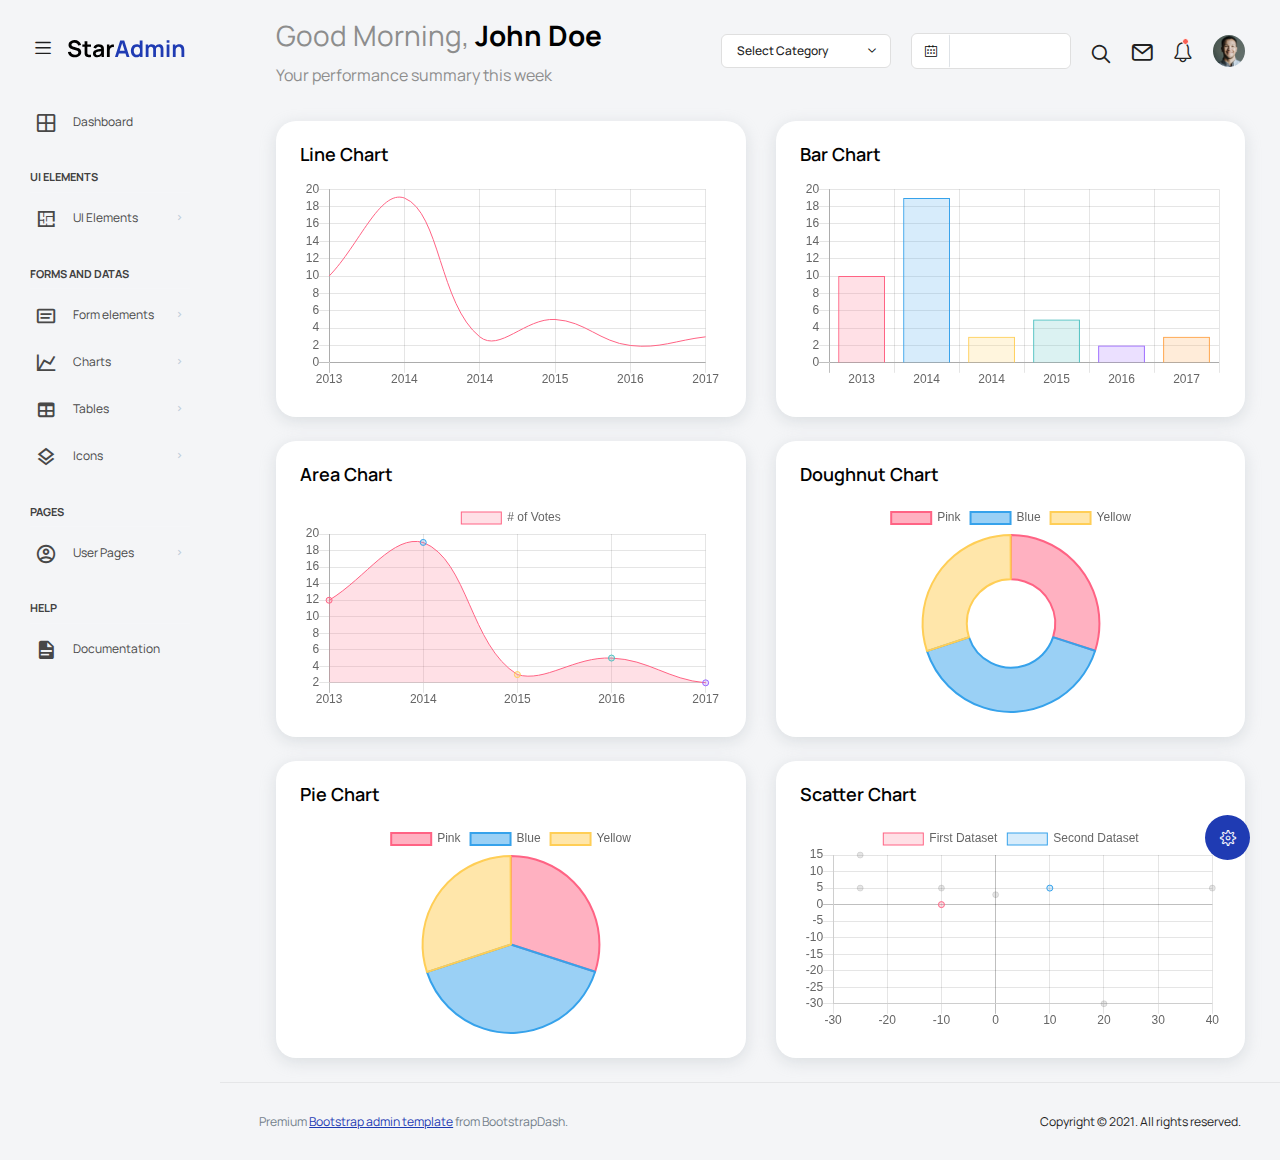
<file: Project.Presentation/wwwroot/adminTemplate/pages/charts/chartjs.html>
<!DOCTYPE html>
<html lang="en">

<head>
  <!-- Required meta tags -->
  <meta charset="utf-8">
  <meta name="viewport" content="width=device-width, initial-scale=1, shrink-to-fit=no">
  <title>Star Admin2 </title>
  <!-- plugins:css -->
  <link rel="stylesheet" href="../../vendors/feather/feather.css">
  <link rel="stylesheet" href="../../vendors/mdi/css/materialdesignicons.min.css">
  <link rel="stylesheet" href="../../vendors/ti-icons/css/themify-icons.css">
  <link rel="stylesheet" href="../../vendors/typicons/typicons.css">
  <link rel="stylesheet" href="../../vendors/simple-line-icons/css/simple-line-icons.css">
  <link rel="stylesheet" href="../../vendors/css/vendor.bundle.base.css">
  <!-- endinject -->
  <!-- Plugin css for this page -->
  <!-- End plugin css for this page -->
  <!-- inject:css -->
  <link rel="stylesheet" href="../../css/vertical-layout-light/style.css">
  <!-- endinject -->
  <link rel="shortcut icon" href="../../images/favicon.png" />
</head>

<body>
  <div class="container-scroller">
    <!-- partial:../../partials/_navbar.html -->
    <nav class="navbar default-layout col-lg-12 col-12 p-0 fixed-top d-flex align-items-top flex-row">
      <div class="text-center navbar-brand-wrapper d-flex align-items-center justify-content-start">
        <div class="me-3">
          <button class="navbar-toggler navbar-toggler align-self-center" type="button" data-bs-toggle="minimize">
            <span class="icon-menu"></span>
          </button>
        </div>
        <div>
          <a class="navbar-brand brand-logo" href="../../index.html">
            <img src="../../images/logo.svg" alt="logo" />
          </a>
          <a class="navbar-brand brand-logo-mini" href="../../index.html">
            <img src="../../images/logo-mini.svg" alt="logo" />
          </a>
        </div>
      </div>
      <div class="navbar-menu-wrapper d-flex align-items-top"> 
        <ul class="navbar-nav">
          <li class="nav-item font-weight-semibold d-none d-lg-block ms-0">
            <h1 class="welcome-text">Good Morning, <span class="text-black fw-bold">John Doe</span></h1>
            <h3 class="welcome-sub-text">Your performance summary this week </h3>
          </li>
        </ul>
        <ul class="navbar-nav ms-auto">
          <li class="nav-item dropdown d-none d-lg-block">
            <a class="nav-link dropdown-bordered dropdown-toggle dropdown-toggle-split" id="messageDropdown" href="#" data-bs-toggle="dropdown" aria-expanded="false"> Select Category </a>
            <div class="dropdown-menu dropdown-menu-right navbar-dropdown preview-list pb-0" aria-labelledby="messageDropdown">
              <a class="dropdown-item py-3" >
                <p class="mb-0 font-weight-medium float-left">Select category</p>
              </a>
              <div class="dropdown-divider"></div>
              <a class="dropdown-item preview-item">
                <div class="preview-item-content flex-grow py-2">
                  <p class="preview-subject ellipsis font-weight-medium text-dark">Bootstrap Bundle </p>
                  <p class="fw-light small-text mb-0">This is a Bundle featuring 16 unique dashboards</p>
                </div>
              </a>
              <a class="dropdown-item preview-item">
                <div class="preview-item-content flex-grow py-2">
                  <p class="preview-subject ellipsis font-weight-medium text-dark">Angular Bundle</p>
                  <p class="fw-light small-text mb-0">Everything you’ll ever need for your Angular projects</p>
                </div>
              </a>
              <a class="dropdown-item preview-item">
                <div class="preview-item-content flex-grow py-2">
                  <p class="preview-subject ellipsis font-weight-medium text-dark">VUE Bundle</p>
                  <p class="fw-light small-text mb-0">Bundle of 6 Premium Vue Admin Dashboard</p>
                </div>
              </a>
              <a class="dropdown-item preview-item">
                <div class="preview-item-content flex-grow py-2">
                  <p class="preview-subject ellipsis font-weight-medium text-dark">React Bundle</p>
                  <p class="fw-light small-text mb-0">Bundle of 8 Premium React Admin Dashboard</p>
                </div>
              </a>
            </div>
          </li>
          <li class="nav-item d-none d-lg-block">
            <div id="datepicker-popup" class="input-group date datepicker navbar-date-picker">
              <span class="input-group-addon input-group-prepend border-right">
                <span class="icon-calendar input-group-text calendar-icon"></span>
              </span>
              <input type="text" class="form-control">
            </div>
          </li>
          <li class="nav-item">
            <form class="search-form" action="#">
              <i class="icon-search"></i>
              <input type="search" class="form-control" placeholder="Search Here" title="Search here">
            </form>
          </li>
          <li class="nav-item dropdown">
            <a class="nav-link count-indicator" id="notificationDropdown" href="#" data-bs-toggle="dropdown">
              <i class="icon-mail icon-lg"></i>
            </a>
            <div class="dropdown-menu dropdown-menu-right navbar-dropdown preview-list pb-0" aria-labelledby="notificationDropdown">
              <a class="dropdown-item py-3 border-bottom">
                <p class="mb-0 font-weight-medium float-left">You have 4 new notifications </p>
                <span class="badge badge-pill badge-primary float-right">View all</span>
              </a>
              <a class="dropdown-item preview-item py-3">
                <div class="preview-thumbnail">
                  <i class="mdi mdi-alert m-auto text-primary"></i>
                </div>
                <div class="preview-item-content">
                  <h6 class="preview-subject fw-normal text-dark mb-1">Application Error</h6>
                  <p class="fw-light small-text mb-0"> Just now </p>
                </div>
              </a>
              <a class="dropdown-item preview-item py-3">
                <div class="preview-thumbnail">
                  <i class="mdi mdi-settings m-auto text-primary"></i>
                </div>
                <div class="preview-item-content">
                  <h6 class="preview-subject fw-normal text-dark mb-1">Settings</h6>
                  <p class="fw-light small-text mb-0"> Private message </p>
                </div>
              </a>
              <a class="dropdown-item preview-item py-3">
                <div class="preview-thumbnail">
                  <i class="mdi mdi-airballoon m-auto text-primary"></i>
                </div>
                <div class="preview-item-content">
                  <h6 class="preview-subject fw-normal text-dark mb-1">New user registration</h6>
                  <p class="fw-light small-text mb-0"> 2 days ago </p>
                </div>
              </a>
            </div>
          </li>
          <li class="nav-item dropdown"> 
            <a class="nav-link count-indicator" id="countDropdown" href="#" data-bs-toggle="dropdown" aria-expanded="false">
              <i class="icon-bell"></i>
              <span class="count"></span>
            </a>
            <div class="dropdown-menu dropdown-menu-right navbar-dropdown preview-list pb-0" aria-labelledby="countDropdown">
              <a class="dropdown-item py-3">
                <p class="mb-0 font-weight-medium float-left">You have 7 unread mails </p>
                <span class="badge badge-pill badge-primary float-right">View all</span>
              </a>
              <div class="dropdown-divider"></div>
              <a class="dropdown-item preview-item">
                <div class="preview-thumbnail">
                  <img src="../../images/faces/face10.jpg" alt="image" class="img-sm profile-pic">
                </div>
                <div class="preview-item-content flex-grow py-2">
                  <p class="preview-subject ellipsis font-weight-medium text-dark">Marian Garner </p>
                  <p class="fw-light small-text mb-0"> The meeting is cancelled </p>
                </div>
              </a>
              <a class="dropdown-item preview-item">
                <div class="preview-thumbnail">
                  <img src="../../images/faces/face12.jpg" alt="image" class="img-sm profile-pic">
                </div>
                <div class="preview-item-content flex-grow py-2">
                  <p class="preview-subject ellipsis font-weight-medium text-dark">David Grey </p>
                  <p class="fw-light small-text mb-0"> The meeting is cancelled </p>
                </div>
              </a>
              <a class="dropdown-item preview-item">
                <div class="preview-thumbnail">
                  <img src="../../images/faces/face1.jpg" alt="image" class="img-sm profile-pic">
                </div>
                <div class="preview-item-content flex-grow py-2">
                  <p class="preview-subject ellipsis font-weight-medium text-dark">Travis Jenkins </p>
                  <p class="fw-light small-text mb-0"> The meeting is cancelled </p>
                </div>
              </a>
            </div>
          </li>
          <li class="nav-item dropdown d-none d-lg-block user-dropdown">
            <a class="nav-link" id="UserDropdown" href="#" data-bs-toggle="dropdown" aria-expanded="false">
              <img class="img-xs rounded-circle" src="../../images/faces/face8.jpg" alt="Profile image"> </a>
            <div class="dropdown-menu dropdown-menu-right navbar-dropdown" aria-labelledby="UserDropdown">
              <div class="dropdown-header text-center">
                <img class="img-md rounded-circle" src="../../images/faces/face8.jpg" alt="Profile image">
                <p class="mb-1 mt-3 font-weight-semibold">Allen Moreno</p>
                <p class="fw-light text-muted mb-0">allenmoreno@gmail.com</p>
              </div>
              <a class="dropdown-item"><i class="dropdown-item-icon mdi mdi-account-outline text-primary me-2"></i> My Profile <span class="badge badge-pill badge-danger">1</span></a>
              <a class="dropdown-item"><i class="dropdown-item-icon mdi mdi-message-text-outline text-primary me-2"></i> Messages</a>
              <a class="dropdown-item"><i class="dropdown-item-icon mdi mdi-calendar-check-outline text-primary me-2"></i> Activity</a>
              <a class="dropdown-item"><i class="dropdown-item-icon mdi mdi-help-circle-outline text-primary me-2"></i> FAQ</a>
              <a class="dropdown-item"><i class="dropdown-item-icon mdi mdi-power text-primary me-2"></i>Sign Out</a>
            </div>
          </li>
        </ul>
        <button class="navbar-toggler navbar-toggler-right d-lg-none align-self-center" type="button" data-bs-toggle="offcanvas">
          <span class="mdi mdi-menu"></span>
        </button>
      </div>
    </nav>
    <!-- partial -->
    <div class="container-fluid page-body-wrapper">
      <!-- partial:../../partials/_settings-panel.html -->
      <div class="theme-setting-wrapper">
        <div id="settings-trigger"><i class="ti-settings"></i></div>
        <div id="theme-settings" class="settings-panel">
          <i class="settings-close ti-close"></i>
          <p class="settings-heading">SIDEBAR SKINS</p>
          <div class="sidebar-bg-options selected" id="sidebar-light-theme"><div class="img-ss rounded-circle bg-light border me-3"></div>Light</div>
          <div class="sidebar-bg-options" id="sidebar-dark-theme"><div class="img-ss rounded-circle bg-dark border me-3"></div>Dark</div>
          <p class="settings-heading mt-2">HEADER SKINS</p>
          <div class="color-tiles mx-0 px-4">
            <div class="tiles success"></div>
            <div class="tiles warning"></div>
            <div class="tiles danger"></div>
            <div class="tiles info"></div>
            <div class="tiles dark"></div>
            <div class="tiles default"></div>
          </div>
        </div>
      </div>
      <div id="right-sidebar" class="settings-panel">
        <i class="settings-close ti-close"></i>
        <ul class="nav nav-tabs border-top" id="setting-panel" role="tablist">
          <li class="nav-item">
            <a class="nav-link active" id="todo-tab" data-bs-toggle="tab" href="#todo-section" role="tab" aria-controls="todo-section" aria-expanded="true">TO DO LIST</a>
          </li>
          <li class="nav-item">
            <a class="nav-link" id="chats-tab" data-bs-toggle="tab" href="#chats-section" role="tab" aria-controls="chats-section">CHATS</a>
          </li>
        </ul>
        <div class="tab-content" id="setting-content">
          <div class="tab-pane fade show active scroll-wrapper" id="todo-section" role="tabpanel" aria-labelledby="todo-section">
            <div class="add-items d-flex px-3 mb-0">
              <form class="form w-100">
                <div class="form-group d-flex">
                  <input type="text" class="form-control todo-list-input" placeholder="Add To-do">
                  <button type="submit" class="add btn btn-primary todo-list-add-btn" id="add-task">Add</button>
                </div>
              </form>
            </div>
            <div class="list-wrapper px-3">
              <ul class="d-flex flex-column-reverse todo-list">
                <li>
                  <div class="form-check">
                    <label class="form-check-label">
                      <input class="checkbox" type="checkbox">
                      Team review meeting at 3.00 PM
                    </label>
                  </div>
                  <i class="remove ti-close"></i>
                </li>
                <li>
                  <div class="form-check">
                    <label class="form-check-label">
                      <input class="checkbox" type="checkbox">
                      Prepare for presentation
                    </label>
                  </div>
                  <i class="remove ti-close"></i>
                </li>
                <li>
                  <div class="form-check">
                    <label class="form-check-label">
                      <input class="checkbox" type="checkbox">
                      Resolve all the low priority tickets due today
                    </label>
                  </div>
                  <i class="remove ti-close"></i>
                </li>
                <li class="completed">
                  <div class="form-check">
                    <label class="form-check-label">
                      <input class="checkbox" type="checkbox" checked>
                      Schedule meeting for next week
                    </label>
                  </div>
                  <i class="remove ti-close"></i>
                </li>
                <li class="completed">
                  <div class="form-check">
                    <label class="form-check-label">
                      <input class="checkbox" type="checkbox" checked>
                      Project review
                    </label>
                  </div>
                  <i class="remove ti-close"></i>
                </li>
              </ul>
            </div>
            <h4 class="px-3 text-muted mt-5 fw-light mb-0">Events</h4>
            <div class="events pt-4 px-3">
              <div class="wrapper d-flex mb-2">
                <i class="ti-control-record text-primary me-2"></i>
                <span>Feb 11 2018</span>
              </div>
              <p class="mb-0 font-weight-thin text-gray">Creating component page build a js</p>
              <p class="text-gray mb-0">The total number of sessions</p>
            </div>
            <div class="events pt-4 px-3">
              <div class="wrapper d-flex mb-2">
                <i class="ti-control-record text-primary me-2"></i>
                <span>Feb 7 2018</span>
              </div>
              <p class="mb-0 font-weight-thin text-gray">Meeting with Alisa</p>
              <p class="text-gray mb-0 ">Call Sarah Graves</p>
            </div>
          </div>
          <!-- To do section tab ends -->
          <div class="tab-pane fade" id="chats-section" role="tabpanel" aria-labelledby="chats-section">
            <div class="d-flex align-items-center justify-content-between border-bottom">
              <p class="settings-heading border-top-0 mb-3 pl-3 pt-0 border-bottom-0 pb-0">Friends</p>
              <small class="settings-heading border-top-0 mb-3 pt-0 border-bottom-0 pb-0 pr-3 fw-normal">See All</small>
            </div>
            <ul class="chat-list">
              <li class="list active">
                <div class="profile"><img src="../../images/faces/face1.jpg" alt="image"><span class="online"></span></div>
                <div class="info">
                  <p>Thomas Douglas</p>
                  <p>Available</p>
                </div>
                <small class="text-muted my-auto">19 min</small>
              </li>
              <li class="list">
                <div class="profile"><img src="../../images/faces/face2.jpg" alt="image"><span class="offline"></span></div>
                <div class="info">
                  <div class="wrapper d-flex">
                    <p>Catherine</p>
                  </div>
                  <p>Away</p>
                </div>
                <div class="badge badge-success badge-pill my-auto mx-2">4</div>
                <small class="text-muted my-auto">23 min</small>
              </li>
              <li class="list">
                <div class="profile"><img src="../../images/faces/face3.jpg" alt="image"><span class="online"></span></div>
                <div class="info">
                  <p>Daniel Russell</p>
                  <p>Available</p>
                </div>
                <small class="text-muted my-auto">14 min</small>
              </li>
              <li class="list">
                <div class="profile"><img src="../../images/faces/face4.jpg" alt="image"><span class="offline"></span></div>
                <div class="info">
                  <p>James Richardson</p>
                  <p>Away</p>
                </div>
                <small class="text-muted my-auto">2 min</small>
              </li>
              <li class="list">
                <div class="profile"><img src="../../images/faces/face5.jpg" alt="image"><span class="online"></span></div>
                <div class="info">
                  <p>Madeline Kennedy</p>
                  <p>Available</p>
                </div>
                <small class="text-muted my-auto">5 min</small>
              </li>
              <li class="list">
                <div class="profile"><img src="../../images/faces/face6.jpg" alt="image"><span class="online"></span></div>
                <div class="info">
                  <p>Sarah Graves</p>
                  <p>Available</p>
                </div>
                <small class="text-muted my-auto">47 min</small>
              </li>
            </ul>
          </div>
          <!-- chat tab ends -->
        </div>
      </div>
      <!-- partial -->
      <!-- partial:../../partials/_sidebar.html -->
      <nav class="sidebar sidebar-offcanvas" id="sidebar">
        <ul class="nav">
          <li class="nav-item">
            <a class="nav-link" href="../../index.html">
              <i class="mdi mdi-grid-large menu-icon"></i>
              <span class="menu-title">Dashboard</span>
            </a>
          </li>
          <li class="nav-item nav-category">UI Elements</li>
          <li class="nav-item">
            <a class="nav-link" data-bs-toggle="collapse" href="#ui-basic" aria-expanded="false" aria-controls="ui-basic">
              <i class="menu-icon mdi mdi-floor-plan"></i>
              <span class="menu-title">UI Elements</span>
              <i class="menu-arrow"></i> 
            </a>
            <div class="collapse" id="ui-basic">
              <ul class="nav flex-column sub-menu">
                <li class="nav-item"> <a class="nav-link" href="../../pages/ui-features/buttons.html">Buttons</a></li>
                <li class="nav-item"> <a class="nav-link" href="../../pages/ui-features/dropdowns.html">Dropdowns</a></li>
                <li class="nav-item"> <a class="nav-link" href="../../pages/ui-features/typography.html">Typography</a></li>
              </ul>
            </div>
          </li>
          <li class="nav-item nav-category">Forms and Datas</li>
          <li class="nav-item">
            <a class="nav-link" data-bs-toggle="collapse" href="#form-elements" aria-expanded="false" aria-controls="form-elements">
              <i class="menu-icon mdi mdi-card-text-outline"></i>
              <span class="menu-title">Form elements</span>
              <i class="menu-arrow"></i>
            </a>
            <div class="collapse" id="form-elements">
              <ul class="nav flex-column sub-menu">
                <li class="nav-item"><a class="nav-link" href="../../pages/forms/basic_elements.html">Basic Elements</a></li>
              </ul>
            </div>
          </li>
          <li class="nav-item">
            <a class="nav-link" data-bs-toggle="collapse" href="#charts" aria-expanded="false" aria-controls="charts">
              <i class="menu-icon mdi mdi-chart-line"></i>
              <span class="menu-title">Charts</span>
              <i class="menu-arrow"></i>
            </a>
            <div class="collapse" id="charts">
              <ul class="nav flex-column sub-menu">
                <li class="nav-item"> <a class="nav-link" href="../../pages/charts/chartjs.html">ChartJs</a></li>
              </ul>
            </div>
          </li>
          <li class="nav-item">
            <a class="nav-link" data-bs-toggle="collapse" href="#tables" aria-expanded="false" aria-controls="tables">
              <i class="menu-icon mdi mdi-table"></i>
              <span class="menu-title">Tables</span>
              <i class="menu-arrow"></i>
            </a>
            <div class="collapse" id="tables">
              <ul class="nav flex-column sub-menu">
                <li class="nav-item"> <a class="nav-link" href="../../pages/tables/basic-table.html">Basic table</a></li>
              </ul>
            </div>
          </li>
          <li class="nav-item">
            <a class="nav-link" data-bs-toggle="collapse" href="#icons" aria-expanded="false" aria-controls="icons">
              <i class="menu-icon mdi mdi-layers-outline"></i>
              <span class="menu-title">Icons</span>
              <i class="menu-arrow"></i>
            </a>
            <div class="collapse" id="icons">
              <ul class="nav flex-column sub-menu">
                <li class="nav-item"> <a class="nav-link" href="../../pages/icons/mdi.html">Mdi icons</a></li>
              </ul>
            </div>
          </li>
          <li class="nav-item nav-category">pages</li>
          <li class="nav-item">
            <a class="nav-link" data-bs-toggle="collapse" href="#auth" aria-expanded="false" aria-controls="auth">
              <i class="menu-icon mdi mdi-account-circle-outline"></i>
              <span class="menu-title">User Pages</span>
              <i class="menu-arrow"></i>
            </a>
            <div class="collapse" id="auth">
              <ul class="nav flex-column sub-menu">
                <li class="nav-item"> <a class="nav-link" href="../../pages/samples/login.html"> Login </a></li>
              </ul>
            </div>
          </li>
          <li class="nav-item nav-category">help</li>
          <li class="nav-item">
            <a class="nav-link" href="http://bootstrapdash.com/demo/star-admin2-free/docs/documentation.html">
              <i class="menu-icon mdi mdi-file-document"></i>
              <span class="menu-title">Documentation</span>
            </a>
          </li>
        </ul>
      </nav>
      <!-- partial -->
      <div class="main-panel">
        <div class="content-wrapper">
          <div class="row">
            <div class="col-lg-6 grid-margin stretch-card">
              <div class="card">
                <div class="card-body">
                  <h4 class="card-title">Line chart</h4>
                  <canvas id="lineChart"></canvas>
                </div>
              </div>
            </div>
            <div class="col-lg-6 grid-margin stretch-card">
              <div class="card">
                <div class="card-body">
                  <h4 class="card-title">Bar chart</h4>
                  <canvas id="barChart"></canvas>
                </div>
              </div>
            </div>
          </div>
          <div class="row">
            <div class="col-lg-6 grid-margin stretch-card">
              <div class="card">
                <div class="card-body">
                  <h4 class="card-title">Area chart</h4>
                  <canvas id="areaChart"></canvas>
                </div>
              </div>
            </div>
            <div class="col-lg-6 grid-margin stretch-card">
              <div class="card">
                <div class="card-body">
                  <h4 class="card-title">Doughnut chart</h4>
                  <canvas id="doughnutChart"></canvas>
                </div>
              </div>
            </div>
          </div>
          <div class="row">
            <div class="col-lg-6 grid-margin grid-margin-lg-0 stretch-card">
              <div class="card">
                <div class="card-body">
                  <h4 class="card-title">Pie chart</h4>
                  <canvas id="pieChart"></canvas>
                </div>
              </div>
            </div>
            <div class="col-lg-6 grid-margin grid-margin-lg-0 stretch-card">
              <div class="card">
                <div class="card-body">
                  <h4 class="card-title">Scatter chart</h4>
                  <canvas id="scatterChart"></canvas>
                </div>
              </div>
            </div>
          </div>
        </div>
        <!-- content-wrapper ends -->
        <!-- partial:../../partials/_footer.html -->
        <footer class="footer">
          <div class="d-sm-flex justify-content-center justify-content-sm-between">
            <span class="text-muted text-center text-sm-left d-block d-sm-inline-block">Premium <a href="https://www.bootstrapdash.com/" target="_blank">Bootstrap admin template</a> from BootstrapDash.</span>
            <span class="float-none float-sm-right d-block mt-1 mt-sm-0 text-center">Copyright © 2021. All rights reserved.</span>
          </div>
        </footer>
        <!-- partial -->
      </div>
      <!-- main-panel ends -->
    </div>
    <!-- page-body-wrapper ends -->
  </div>
  <!-- container-scroller -->
  <!-- plugins:js -->
  <script src="../../vendors/js/vendor.bundle.base.js"></script>
  <!-- endinject -->
  <!-- Plugin js for this page -->
  <script src="../../vendors/chart.js/Chart.min.js"></script>
  <script src="../../vendors/bootstrap-datepicker/bootstrap-datepicker.min.js"></script>
  <!-- End plugin js for this page -->
  <!-- inject:js -->
  <script src="../../js/off-canvas.js"></script>
  <script src="../../js/hoverable-collapse.js"></script>
  <script src="../../js/template.js"></script>
  <script src="../../js/settings.js"></script>
  <script src="../../js/todolist.js"></script>
  <!-- endinject -->
  <!-- Custom js for this page-->
  <script src="../../js/chart.js"></script>
  <!-- End custom js for this page-->
</body>

</html>
</file>
<file: Project.Presentation/wwwroot/mainTemplate/assets/css/variables.css>
/**
* Template Name: ZenBlog
* File: variables.css
* Description: Easily customize colors, typography, and other repetitive properties used in the template main stylesheet file main.css
* 
* Template URL: https://bootstrapmade.com/zenblog-bootstrap-blog-template/
* Author: BootstrapMade.com
* License: https://bootstrapmade.com/license/
* 
* Contents:
* 1. ZenBlog template variables 
* 2. Override default Bootstrap variables
* 3. Set color and background class names
*
* Learn more about CSS variables at https://developer.mozilla.org/en-US/docs/Web/CSS/Using_CSS_custom_properties
*/

/*--------------------------------------------------------------
# 1. ZenBlog template variables 
--------------------------------------------------------------*/
:root {

  /* Fonts */
  --font-default: 'EB Garamond', system-ui, -apple-system, "Segoe UI", Roboto, "Helvetica Neue", Arial, "Noto Sans", "Liberation Sans", sans-serif, "Apple Color Emoji", "Segoe UI Emoji", "Segoe UI Symbol", "Noto Color Emoji";
  --font-primary: 'EB Garamond', serif; /*'Playfair Display', serif;*/
  --font-secondary: 'Inter', sans-serif;

  /* Colors */
  /* The *-rgb color names are simply the RGB converted value of the corresponding color for use in the rgba() function */

  /* Default text color */
  --color-default: #212529;
  --color-default-rgb: 33, 37, 41;

  /* Defult links color */
  --color-links: #212529;
  --color-links-hover: #15171a;

  /* Primay colors */
  --color-primary: #212529;
  --color-primary-light: #26282c;
  --color-primary-dark: #0b0c0e;

  --color-primary-rgb: 33, 37, 41;
  --color-primary-light-rgb: 38, 40, 44;
  --color-primary-dark-rgb: 11, 12, 14;

  /* Secondary colors */
  --color-secondary: #596d80;
  --color-secondary-light: #8498aa;
  --color-secondary-dark: #404f5c;

  --color-secondary-rgb: 89, 109, 128;
  --color-secondary-light-rgb: 132, 152, 170;
  --color-secondary-dark-rgb: 64, 79, 92;

  /* General colors */
  --color-blue: #0d6efd;
  --color-blue-rgb: 13, 110, 253;

  --color-indigo: #6610f2;
  --color-indigo-rgb: 102, 16, 242;

  --color-purple: #6f42c1;
  --color-purple-rgb: 111, 66, 193;
  
  --color-pink: #f3268c;
  --color-pink-rgb: 243, 38, 140;

  --color-red: #df1529;
  --color-red-rgb: 223, 21, 4;

  --color-orange: #fd7e14;
  --color-orange-rgb: 253, 126, 20;

  --color-yellow: #ffc107;
  --color-yellow-rgb: 255, 193, 7;

  --color-green: #059652;
  --color-green-rgb: 5, 150, 82;

  --color-teal: #20c997;
  --color-teal-rgb: 32, 201, 151;

  --color-cyan: #0dcaf0;
  --color-cyan-rgb: 13, 202, 240;

  --color-white: #ffffff;
  --color-white-rgb: 255, 255, 255;

  --color-gray: #6c757d;
  --color-gray-rgb: 108, 117, 125;

  --color-black: #000000;
  --color-black-rgb: 0, 0, 0;
}

/*--------------------------------------------------------------
# 2. Override default Bootstrap variables
--------------------------------------------------------------*/
:root {
  --bs-blue: var(--color-blue);
  --bs-indigo: var(--color-indigo);
  --bs-purple: var(--color-purple);
  --bs-pink: var(--color-pink);
  --bs-red: var(--color-red);
  --bs-orange: var(--color-orange);
  --bs-yellow: var(--color-yellow);
  --bs-green: var(--color-green);
  --bs-teal: var(--color-teal);
  --bs-cyan: var(--color-cyan);
  --bs-white: var(--color-white);
  --bs-gray: var(--color-gray);
  --bs-gray-dark: #343a40;
  --bs-gray-100: #f8f9fa;
  --bs-gray-200: #e9ecef;
  --bs-gray-300: #dee2e6;
  --bs-gray-400: #ced4da;
  --bs-gray-500: #adb5bd;
  --bs-gray-600: #6c757d;
  --bs-gray-700: #495057;
  --bs-gray-800: #343a40;
  --bs-gray-900: #212529;
  --bs-primary: var(--color-blue);
  --bs-secondary: var(--color-blue);
  --bs-success: #198754;
  --bs-info: #0dcaf0;
  --bs-warning: #ffc107;
  --bs-danger: #dc3545;
  --bs-light: #f8f9fa;
  --bs-dark: #212529;
  --bs-primary-rgb: var(--color-primary-rgb);
  --bs-secondary-rgb: var(--color-secondary-rgb);
  --bs-success-rgb: 25, 135, 84;
  --bs-info-rgb: 13, 202, 240;
  --bs-warning-rgb: 255, 193, 7;
  --bs-danger-rgb: 220, 53, 69;
  --bs-light-rgb: 248, 249, 250;
  --bs-dark-rgb: 33, 37, 41;
  --bs-white-rgb: var(--color-white-rgb);
  --bs-black-rgb: var(--color-black-rgb);
  --bs-body-color-rgb: var(--color-default-rgb);
  --bs-body-bg-rgb: 255, 255, 255;
  --bs-font-sans-serif: var(--font-default);
  --bs-font-monospace: SFMono-Regular, Menlo, Monaco, Consolas, "Liberation Mono", "Courier New", monospace;
  --bs-gradient: linear-gradient(180deg, rgba(255, 255, 255, 0.15), rgba(255, 255, 255, 0));
  --bs-body-font-family: var(--font-default);
  --bs-body-font-size: 1rem;
  --bs-body-font-weight: 400;
  --bs-body-line-height: 1.5;
  --bs-body-color: var(--color-default);
  --bs-body-bg: #fff;
}

/*--------------------------------------------------------------
# 3. Set color and background class names
--------------------------------------------------------------*/
/* Fonts */
.font-default { font-family: var(--font-default) !important; }
.font-primary { font-family: var(--font-primary) !important;}
.font-secondary { font-family: var(--font-secondary) !important; }

/* Text Colors */
.color-default { color: var(--color-default) !important; }
.color-links { color: var(--color-links) !important; }
.color-links:hover { color: var(--color-links-hover) !important; }
.color-primary { color: var(--color-primary) !important; }
.color-primary-light { color: var(--color-primary-light) !important; }
.color-primary-dark { color: var(--color-primary-dark) !important; }
.color-secondary { color: var(--color-secondary) !important; }
.color-secondary-light { color: var(--color-secondary-light) !important; }
.color-secondary-dark { color: var(--color-secondary-dark) !important; }
.color-blue { color: var(--color-blue) !important; }
.color-indigo { color: var(--color-indigo) !important; }
.color-purple { color: var(--color-purple) !important; }
.color-pink { color: var(--color-pink) !important; }
.color-red { color: var(--color-red) !important; }
.color-orange { color: var(--color-orange) !important; }
.color-yellow { color: var(--color-yellow) !important; }
.color-green { color: var(--color-green) !important; }
.color-teal { color: var(--color-teal) !important; }
.color-cyan { color: var(--color-cyan) !important; }
.color-white { color: var(--color-white) !important; }
.color-gray { color: var(--color-gray) !important; }
.color-black { color: var(--color-black) !important; }

/* Background Colors */
.bg-default { background-color: var(--color-default) !important; }
.bg-primary { background-color: var(--color-primary) !important; }
.bg-primary-light { background-color: var(--color-primary-light) !important; }
.bg-primary-dark { background-color: var(--color-primary-dark) !important; }
.bg-secondary { background-color: var(--color-secondary) !important; }
.bg-secondary-light { background-color: var(--color-secondary-light) !important; }
.bg-secondary-dark { background-color: var(--color-secondary-dark) !important; }
.bg-blue { background-color: var(--color-blue) !important; }
.bg-indigo { background-color: var(--color-indigo) !important; }
.bg-purple { background-color: var(--color-purple) !important; }
.bg-pink { background-color: var(--color-pink) !important; }
.bg-red { background-color: var(--color-red) !important; }
.bg-orange { background-color: var(--color-orange) !important; }
.bg-yellow { background-color: var(--color-yellow) !important; }
.bg-green { background-color: var(--color-green) !important; }
.bg-teal { background-color: var(--color-teal) !important; }
.bg-cyan { background-color: var(--color-cyan) !important; }
.bg-white { background-color: var(--color-white) !important; }
.bg-gray { background-color: var(--color-gray) !important; }
.bg-black { background-color: var(--color-black) !important; }
</file>
<file: Project.Presentation/wwwroot/adminTemplate/vendors/feather/feather.css>
@charset "UTF-8";
 
@font-face {
  font-family: "feather";
  src:url("fonts/feather-webfont.eot");
  src:url("fonts/feather-webfont.eot?#iefix") format("embedded-opentype"),
    url("fonts/feather-webfont.woff") format("woff"),
    url("fonts/feather-webfont.ttf") format("truetype"),
    url("fonts/feather-webfont.svg#feather") format("svg");
  font-weight: normal;
  font-style: normal;
}

/* Character Mapping Method */
 
[data-icon]:before {
  display: inline-block;
  font-family: "feather";
  content: attr(data-icon);
  font-style: normal;
  font-weight: normal;
  font-variant: normal;
  text-transform: none;
  speak: none;
  line-height: 1;
  -webkit-font-smoothing: antialiased;
  -moz-osx-font-smoothing: grayscale;
}

/* CSS Class Mapping Method */
 
[class^="icon-"],
[class*=" icon-"] {
  display: inline-block;
  font-family: "feather";
  font-style: normal;
  font-weight: normal;
  font-variant: normal;
  text-transform: none;
  speak: none;
  line-height: 1;
  -webkit-font-smoothing: antialiased;
  -moz-osx-font-smoothing: grayscale;
}

.icon-eye:before {
  content: "\e000";
}

.icon-paper-clip:before {
  content: "\e001";
}

.icon-mail:before {
  content: "\e002";
}

.icon-mail:before {
  content: "\e002";
}

.icon-toggle:before {
  content: "\e003";
}

.icon-layout:before {
  content: "\e004";
}

.icon-link:before {
  content: "\e005";
}

.icon-bell:before {
  content: "\e006";
}

.icon-lock:before {
  content: "\e007";
}

.icon-unlock:before {
  content: "\e008";
}

.icon-ribbon:before {
  content: "\e009";
}

.icon-image:before {
  content: "\e010";
}

.icon-signal:before {
  content: "\e011";
}

.icon-target:before {
  content: "\e012";
}

.icon-clipboard:before {
  content: "\e013";
}

.icon-clock:before {
  content: "\e014";
}

.icon-clock:before {
  content: "\e014";
}

.icon-watch:before {
  content: "\e015";
}

.icon-air-play:before {
  content: "\e016";
}

.icon-camera:before {
  content: "\e017";
}

.icon-video:before {
  content: "\e018";
}

.icon-disc:before {
  content: "\e019";
}

.icon-printer:before {
  content: "\e020";
}

.icon-monitor:before {
  content: "\e021";
}

.icon-server:before {
  content: "\e022";
}

.icon-cog:before {
  content: "\e023";
}

.icon-heart:before {
  content: "\e024";
}

.icon-paragraph:before {
  content: "\e025";
}

.icon-align-justify:before {
  content: "\e026";
}

.icon-align-left:before {
  content: "\e027";
}

.icon-align-center:before {
  content: "\e028";
}

.icon-align-right:before {
  content: "\e029";
}

.icon-book:before {
  content: "\e030";
}

.icon-layers:before {
  content: "\e031";
}

.icon-stack:before {
  content: "\e032";
}

.icon-stack-2:before {
  content: "\e033";
}

.icon-paper:before {
  content: "\e034";
}

.icon-paper-stack:before {
  content: "\e035";
}

.icon-search:before {
  content: "\e036";
}

.icon-zoom-in:before {
  content: "\e037";
}

.icon-zoom-out:before {
  content: "\e038";
}

.icon-reply:before {
  content: "\e039";
}

.icon-circle-plus:before {
  content: "\e040";
}

.icon-circle-minus:before {
  content: "\e041";
}

.icon-circle-check:before {
  content: "\e042";
}

.icon-circle-cross:before {
  content: "\e043";
}

.icon-square-plus:before {
  content: "\e044";
}

.icon-square-minus:before {
  content: "\e045";
}

.icon-square-check:before {
  content: "\e046";
}

.icon-square-cross:before {
  content: "\e047";
}

.icon-microphone:before {
  content: "\e048";
}

.icon-record:before {
  content: "\e049";
}

.icon-skip-back:before {
  content: "\e050";
}

.icon-rewind:before {
  content: "\e051";
}

.icon-play:before {
  content: "\e052";
}

.icon-pause:before {
  content: "\e053";
}

.icon-stop:before {
  content: "\e054";
}

.icon-fast-forward:before {
  content: "\e055";
}

.icon-skip-forward:before {
  content: "\e056";
}

.icon-shuffle:before {
  content: "\e057";
}

.icon-repeat:before {
  content: "\e058";
}

.icon-folder:before {
  content: "\e059";
}

.icon-umbrella:before {
  content: "\e060";
}

.icon-moon:before {
  content: "\e061";
}

.icon-thermometer:before {
  content: "\e062";
}

.icon-drop:before {
  content: "\e063";
}

.icon-sun:before {
  content: "\e064";
}

.icon-cloud:before {
  content: "\e065";
}

.icon-cloud-upload:before {
  content: "\e066";
}

.icon-cloud-download:before {
  content: "\e067";
}

.icon-upload:before {
  content: "\e068";
}

.icon-download:before {
  content: "\e069";
}

.icon-location:before {
  content: "\e070";
}

.icon-location-2:before {
  content: "\e071";
}

.icon-map:before {
  content: "\e072";
}

.icon-battery:before {
  content: "\e073";
}

.icon-head:before {
  content: "\e074";
}

.icon-briefcase:before {
  content: "\e075";
}

.icon-speech-bubble:before {
  content: "\e076";
}

.icon-anchor:before {
  content: "\e077";
}

.icon-globe:before {
  content: "\e078";
}

.icon-box:before {
  content: "\e079";
}

.icon-reload:before {
  content: "\e080";
}

.icon-share:before {
  content: "\e081";
}

.icon-marquee:before {
  content: "\e082";
}

.icon-marquee-plus:before {
  content: "\e083";
}

.icon-marquee-minus:before {
  content: "\e084";
}

.icon-tag:before {
  content: "\e085";
}

.icon-power:before {
  content: "\e086";
}

.icon-command:before {
  content: "\e087";
}

.icon-alt:before {
  content: "\e088";
}

.icon-esc:before {
  content: "\e089";
}

.icon-bar-graph:before {
  content: "\e090";
}

.icon-bar-graph-2:before {
  content: "\e091";
}

.icon-pie-graph:before {
  content: "\e092";
}

.icon-star:before {
  content: "\e093";
}

.icon-arrow-left:before {
  content: "\e094";
}

.icon-arrow-right:before {
  content: "\e095";
}

.icon-arrow-up:before {
  content: "\e096";
}

.icon-arrow-down:before {
  content: "\e097";
}

.icon-volume:before {
  content: "\e098";
}

.icon-mute:before {
  content: "\e099";
}

.icon-content-right:before {
  content: "\e100";
}

.icon-content-left:before {
  content: "\e101";
}

.icon-grid:before {
  content: "\e102";
}

.icon-grid-2:before {
  content: "\e103";
}

.icon-columns:before {
  content: "\e104";
}

.icon-loader:before {
  content: "\e105";
}

.icon-bag:before {
  content: "\e106";
}

.icon-ban:before {
  content: "\e107";
}

.icon-flag:before {
  content: "\e108";
}

.icon-trash:before {
  content: "\e109";
}

.icon-expand:before {
  content: "\e110";
}

.icon-contract:before {
  content: "\e111";
}

.icon-maximize:before {
  content: "\e112";
}

.icon-minimize:before {
  content: "\e113";
}

.icon-plus:before {
  content: "\e114";
}

.icon-minus:before {
  content: "\e115";
}

.icon-check:before {
  content: "\e116";
}

.icon-cross:before {
  content: "\e117";
}

.icon-move:before {
  content: "\e118";
}

.icon-delete:before {
  content: "\e119";
}

.icon-menu:before {
  content: "\e120";
}

.icon-archive:before {
  content: "\e121";
}

.icon-inbox:before {
  content: "\e122";
}

.icon-outbox:before {
  content: "\e123";
}

.icon-file:before {
  content: "\e124";
}

.icon-file-add:before {
  content: "\e125";
}

.icon-file-subtract:before {
  content: "\e126";
}

.icon-help:before {
  content: "\e127";
}

.icon-open:before {
  content: "\e128";
}

.icon-ellipsis:before {
  content: "\e129";
}
</file>
<file: Project.Presentation/wwwroot/adminTemplate/vendors/ti-icons/css/themify-icons.css>
@font-face {
	font-family: 'themify';
	src:url('../fonts/themify.eot');
	src:url('../fonts/themify.eot?#iefix') format('embedded-opentype'),
		url('../fonts/themify.woff') format('woff'),
		url('../fonts/themify.ttf') format('truetype'),
		url('../fonts/themify.svg') format('svg');
	font-weight: normal;
	font-style: normal;
}

[class^="ti-"], [class*=" ti-"] {
	font-family: 'themify';
	speak: none;
	font-style: normal;
	font-weight: normal;
	font-variant: normal;
	text-transform: none;
	line-height: 1;

	/* Better Font Rendering =========== */
	-webkit-font-smoothing: antialiased;
	-moz-osx-font-smoothing: grayscale;
}

.ti-wand:before {
	content: "\e600";
}
.ti-volume:before {
	content: "\e601";
}
.ti-user:before {
	content: "\e602";
}
.ti-unlock:before {
	content: "\e603";
}
.ti-unlink:before {
	content: "\e604";
}
.ti-trash:before {
	content: "\e605";
}
.ti-thought:before {
	content: "\e606";
}
.ti-target:before {
	content: "\e607";
}
.ti-tag:before {
	content: "\e608";
}
.ti-tablet:before {
	content: "\e609";
}
.ti-star:before {
	content: "\e60a";
}
.ti-spray:before {
	content: "\e60b";
}
.ti-signal:before {
	content: "\e60c";
}
.ti-shopping-cart:before {
	content: "\e60d";
}
.ti-shopping-cart-full:before {
	content: "\e60e";
}
.ti-settings:before {
	content: "\e60f";
}
.ti-search:before {
	content: "\e610";
}
.ti-zoom-in:before {
	content: "\e611";
}
.ti-zoom-out:before {
	content: "\e612";
}
.ti-cut:before {
	content: "\e613";
}
.ti-ruler:before {
	content: "\e614";
}
.ti-ruler-pencil:before {
	content: "\e615";
}
.ti-ruler-alt:before {
	content: "\e616";
}
.ti-bookmark:before {
	content: "\e617";
}
.ti-bookmark-alt:before {
	content: "\e618";
}
.ti-reload:before {
	content: "\e619";
}
.ti-plus:before {
	content: "\e61a";
}
.ti-pin:before {
	content: "\e61b";
}
.ti-pencil:before {
	content: "\e61c";
}
.ti-pencil-alt:before {
	content: "\e61d";
}
.ti-paint-roller:before {
	content: "\e61e";
}
.ti-paint-bucket:before {
	content: "\e61f";
}
.ti-na:before {
	content: "\e620";
}
.ti-mobile:before {
	content: "\e621";
}
.ti-minus:before {
	content: "\e622";
}
.ti-medall:before {
	content: "\e623";
}
.ti-medall-alt:before {
	content: "\e624";
}
.ti-marker:before {
	content: "\e625";
}
.ti-marker-alt:before {
	content: "\e626";
}
.ti-arrow-up:before {
	content: "\e627";
}
.ti-arrow-right:before {
	content: "\e628";
}
.ti-arrow-left:before {
	content: "\e629";
}
.ti-arrow-down:before {
	content: "\e62a";
}
.ti-lock:before {
	content: "\e62b";
}
.ti-location-arrow:before {
	content: "\e62c";
}
.ti-link:before {
	content: "\e62d";
}
.ti-layout:before {
	content: "\e62e";
}
.ti-layers:before {
	content: "\e62f";
}
.ti-layers-alt:before {
	content: "\e630";
}
.ti-key:before {
	content: "\e631";
}
.ti-import:before {
	content: "\e632";
}
.ti-image:before {
	content: "\e633";
}
.ti-heart:before {
	content: "\e634";
}
.ti-heart-broken:before {
	content: "\e635";
}
.ti-hand-stop:before {
	content: "\e636";
}
.ti-hand-open:before {
	content: "\e637";
}
.ti-hand-drag:before {
	content: "\e638";
}
.ti-folder:before {
	content: "\e639";
}
.ti-flag:before {
	content: "\e63a";
}
.ti-flag-alt:before {
	content: "\e63b";
}
.ti-flag-alt-2:before {
	content: "\e63c";
}
.ti-eye:before {
	content: "\e63d";
}
.ti-export:before {
	content: "\e63e";
}
.ti-exchange-vertical:before {
	content: "\e63f";
}
.ti-desktop:before {
	content: "\e640";
}
.ti-cup:before {
	content: "\e641";
}
.ti-crown:before {
	content: "\e642";
}
.ti-comments:before {
	content: "\e643";
}
.ti-comment:before {
	content: "\e644";
}
.ti-comment-alt:before {
	content: "\e645";
}
.ti-close:before {
	content: "\e646";
}
.ti-clip:before {
	content: "\e647";
}
.ti-angle-up:before {
	content: "\e648";
}
.ti-angle-right:before {
	content: "\e649";
}
.ti-angle-left:before {
	content: "\e64a";
}
.ti-angle-down:before {
	content: "\e64b";
}
.ti-check:before {
	content: "\e64c";
}
.ti-check-box:before {
	content: "\e64d";
}
.ti-camera:before {
	content: "\e64e";
}
.ti-announcement:before {
	content: "\e64f";
}
.ti-brush:before {
	content: "\e650";
}
.ti-briefcase:before {
	content: "\e651";
}
.ti-bolt:before {
	content: "\e652";
}
.ti-bolt-alt:before {
	content: "\e653";
}
.ti-blackboard:before {
	content: "\e654";
}
.ti-bag:before {
	content: "\e655";
}
.ti-move:before {
	content: "\e656";
}
.ti-arrows-vertical:before {
	content: "\e657";
}
.ti-arrows-horizontal:before {
	content: "\e658";
}
.ti-fullscreen:before {
	content: "\e659";
}
.ti-arrow-top-right:before {
	content: "\e65a";
}
.ti-arrow-top-left:before {
	content: "\e65b";
}
.ti-arrow-circle-up:before {
	content: "\e65c";
}
.ti-arrow-circle-right:before {
	content: "\e65d";
}
.ti-arrow-circle-left:before {
	content: "\e65e";
}
.ti-arrow-circle-down:before {
	content: "\e65f";
}
.ti-angle-double-up:before {
	content: "\e660";
}
.ti-angle-double-right:before {
	content: "\e661";
}
.ti-angle-double-left:before {
	content: "\e662";
}
.ti-angle-double-down:before {
	content: "\e663";
}
.ti-zip:before {
	content: "\e664";
}
.ti-world:before {
	content: "\e665";
}
.ti-wheelchair:before {
	content: "\e666";
}
.ti-view-list:before {
	content: "\e667";
}
.ti-view-list-alt:before {
	content: "\e668";
}
.ti-view-grid:before {
	content: "\e669";
}
.ti-uppercase:before {
	content: "\e66a";
}
.ti-upload:before {
	content: "\e66b";
}
.ti-underline:before {
	content: "\e66c";
}
.ti-truck:before {
	content: "\e66d";
}
.ti-timer:before {
	content: "\e66e";
}
.ti-ticket:before {
	content: "\e66f";
}
.ti-thumb-up:before {
	content: "\e670";
}
.ti-thumb-down:before {
	content: "\e671";
}
.ti-text:before {
	content: "\e672";
}
.ti-stats-up:before {
	content: "\e673";
}
.ti-stats-down:before {
	content: "\e674";
}
.ti-split-v:before {
	content: "\e675";
}
.ti-split-h:before {
	content: "\e676";
}
.ti-smallcap:before {
	content: "\e677";
}
.ti-shine:before {
	content: "\e678";
}
.ti-shift-right:before {
	content: "\e679";
}
.ti-shift-left:before {
	content: "\e67a";
}
.ti-shield:before {
	content: "\e67b";
}
.ti-notepad:before {
	content: "\e67c";
}
.ti-server:before {
	content: "\e67d";
}
.ti-quote-right:before {
	content: "\e67e";
}
.ti-quote-left:before {
	content: "\e67f";
}
.ti-pulse:before {
	content: "\e680";
}
.ti-printer:before {
	content: "\e681";
}
.ti-power-off:before {
	content: "\e682";
}
.ti-plug:before {
	content: "\e683";
}
.ti-pie-chart:before {
	content: "\e684";
}
.ti-paragraph:before {
	content: "\e685";
}
.ti-panel:before {
	content: "\e686";
}
.ti-package:before {
	content: "\e687";
}
.ti-music:before {
	content: "\e688";
}
.ti-music-alt:before {
	content: "\e689";
}
.ti-mouse:before {
	content: "\e68a";
}
.ti-mouse-alt:before {
	content: "\e68b";
}
.ti-money:before {
	content: "\e68c";
}
.ti-microphone:before {
	content: "\e68d";
}
.ti-menu:before {
	content: "\e68e";
}
.ti-menu-alt:before {
	content: "\e68f";
}
.ti-map:before {
	content: "\e690";
}
.ti-map-alt:before {
	content: "\e691";
}
.ti-loop:before {
	content: "\e692";
}
.ti-location-pin:before {
	content: "\e693";
}
.ti-list:before {
	content: "\e694";
}
.ti-light-bulb:before {
	content: "\e695";
}
.ti-Italic:before {
	content: "\e696";
}
.ti-info:before {
	content: "\e697";
}
.ti-infinite:before {
	content: "\e698";
}
.ti-id-badge:before {
	content: "\e699";
}
.ti-hummer:before {
	content: "\e69a";
}
.ti-home:before {
	content: "\e69b";
}
.ti-help:before {
	content: "\e69c";
}
.ti-headphone:before {
	content: "\e69d";
}
.ti-harddrives:before {
	content: "\e69e";
}
.ti-harddrive:before {
	content: "\e69f";
}
.ti-gift:before {
	content: "\e6a0";
}
.ti-game:before {
	content: "\e6a1";
}
.ti-filter:before {
	content: "\e6a2";
}
.ti-files:before {
	content: "\e6a3";
}
.ti-file:before {
	content: "\e6a4";
}
.ti-eraser:before {
	content: "\e6a5";
}
.ti-envelope:before {
	content: "\e6a6";
}
.ti-download:before {
	content: "\e6a7";
}
.ti-direction:before {
	content: "\e6a8";
}
.ti-direction-alt:before {
	content: "\e6a9";
}
.ti-dashboard:before {
	content: "\e6aa";
}
.ti-control-stop:before {
	content: "\e6ab";
}
.ti-control-shuffle:before {
	content: "\e6ac";
}
.ti-control-play:before {
	content: "\e6ad";
}
.ti-control-pause:before {
	content: "\e6ae";
}
.ti-control-forward:before {
	content: "\e6af";
}
.ti-control-backward:before {
	content: "\e6b0";
}
.ti-cloud:before {
	content: "\e6b1";
}
.ti-cloud-up:before {
	content: "\e6b2";
}
.ti-cloud-down:before {
	content: "\e6b3";
}
.ti-clipboard:before {
	content: "\e6b4";
}
.ti-car:before {
	content: "\e6b5";
}
.ti-calendar:before {
	content: "\e6b6";
}
.ti-book:before {
	content: "\e6b7";
}
.ti-bell:before {
	content: "\e6b8";
}
.ti-basketball:before {
	content: "\e6b9";
}
.ti-bar-chart:before {
	content: "\e6ba";
}
.ti-bar-chart-alt:before {
	content: "\e6bb";
}
.ti-back-right:before {
	content: "\e6bc";
}
.ti-back-left:before {
	content: "\e6bd";
}
.ti-arrows-corner:before {
	content: "\e6be";
}
.ti-archive:before {
	content: "\e6bf";
}
.ti-anchor:before {
	content: "\e6c0";
}
.ti-align-right:before {
	content: "\e6c1";
}
.ti-align-left:before {
	content: "\e6c2";
}
.ti-align-justify:before {
	content: "\e6c3";
}
.ti-align-center:before {
	content: "\e6c4";
}
.ti-alert:before {
	content: "\e6c5";
}
.ti-alarm-clock:before {
	content: "\e6c6";
}
.ti-agenda:before {
	content: "\e6c7";
}
.ti-write:before {
	content: "\e6c8";
}
.ti-window:before {
	content: "\e6c9";
}
.ti-widgetized:before {
	content: "\e6ca";
}
.ti-widget:before {
	content: "\e6cb";
}
.ti-widget-alt:before {
	content: "\e6cc";
}
.ti-wallet:before {
	content: "\e6cd";
}
.ti-video-clapper:before {
	content: "\e6ce";
}
.ti-video-camera:before {
	content: "\e6cf";
}
.ti-vector:before {
	content: "\e6d0";
}
.ti-themify-logo:before {
	content: "\e6d1";
}
.ti-themify-favicon:before {
	content: "\e6d2";
}
.ti-themify-favicon-alt:before {
	content: "\e6d3";
}
.ti-support:before {
	content: "\e6d4";
}
.ti-stamp:before {
	content: "\e6d5";
}
.ti-split-v-alt:before {
	content: "\e6d6";
}
.ti-slice:before {
	content: "\e6d7";
}
.ti-shortcode:before {
	content: "\e6d8";
}
.ti-shift-right-alt:before {
	content: "\e6d9";
}
.ti-shift-left-alt:before {
	content: "\e6da";
}
.ti-ruler-alt-2:before {
	content: "\e6db";
}
.ti-receipt:before {
	content: "\e6dc";
}
.ti-pin2:before {
	content: "\e6dd";
}
.ti-pin-alt:before {
	content: "\e6de";
}
.ti-pencil-alt2:before {
	content: "\e6df";
}
.ti-palette:before {
	content: "\e6e0";
}
.ti-more:before {
	content: "\e6e1";
}
.ti-more-alt:before {
	content: "\e6e2";
}
.ti-microphone-alt:before {
	content: "\e6e3";
}
.ti-magnet:before {
	content: "\e6e4";
}
.ti-line-double:before {
	content: "\e6e5";
}
.ti-line-dotted:before {
	content: "\e6e6";
}
.ti-line-dashed:before {
	content: "\e6e7";
}
.ti-layout-width-full:before {
	content: "\e6e8";
}
.ti-layout-width-default:before {
	content: "\e6e9";
}
.ti-layout-width-default-alt:before {
	content: "\e6ea";
}
.ti-layout-tab:before {
	content: "\e6eb";
}
.ti-layout-tab-window:before {
	content: "\e6ec";
}
.ti-layout-tab-v:before {
	content: "\e6ed";
}
.ti-layout-tab-min:before {
	content: "\e6ee";
}
.ti-layout-slider:before {
	content: "\e6ef";
}
.ti-layout-slider-alt:before {
	content: "\e6f0";
}
.ti-layout-sidebar-right:before {
	content: "\e6f1";
}
.ti-layout-sidebar-none:before {
	content: "\e6f2";
}
.ti-layout-sidebar-left:before {
	content: "\e6f3";
}
.ti-layout-placeholder:before {
	content: "\e6f4";
}
.ti-layout-menu:before {
	content: "\e6f5";
}
.ti-layout-menu-v:before {
	content: "\e6f6";
}
.ti-layout-menu-separated:before {
	content: "\e6f7";
}
.ti-layout-menu-full:before {
	content: "\e6f8";
}
.ti-layout-media-right-alt:before {
	content: "\e6f9";
}
.ti-layout-media-right:before {
	content: "\e6fa";
}
.ti-layout-media-overlay:before {
	content: "\e6fb";
}
.ti-layout-media-overlay-alt:before {
	content: "\e6fc";
}
.ti-layout-media-overlay-alt-2:before {
	content: "\e6fd";
}
.ti-layout-media-left-alt:before {
	content: "\e6fe";
}
.ti-layout-media-left:before {
	content: "\e6ff";
}
.ti-layout-media-center-alt:before {
	content: "\e700";
}
.ti-layout-media-center:before {
	content: "\e701";
}
.ti-layout-list-thumb:before {
	content: "\e702";
}
.ti-layout-list-thumb-alt:before {
	content: "\e703";
}
.ti-layout-list-post:before {
	content: "\e704";
}
.ti-layout-list-large-image:before {
	content: "\e705";
}
.ti-layout-line-solid:before {
	content: "\e706";
}
.ti-layout-grid4:before {
	content: "\e707";
}
.ti-layout-grid3:before {
	content: "\e708";
}
.ti-layout-grid2:before {
	content: "\e709";
}
.ti-layout-grid2-thumb:before {
	content: "\e70a";
}
.ti-layout-cta-right:before {
	content: "\e70b";
}
.ti-layout-cta-left:before {
	content: "\e70c";
}
.ti-layout-cta-center:before {
	content: "\e70d";
}
.ti-layout-cta-btn-right:before {
	content: "\e70e";
}
.ti-layout-cta-btn-left:before {
	content: "\e70f";
}
.ti-layout-column4:before {
	content: "\e710";
}
.ti-layout-column3:before {
	content: "\e711";
}
.ti-layout-column2:before {
	content: "\e712";
}
.ti-layout-accordion-separated:before {
	content: "\e713";
}
.ti-layout-accordion-merged:before {
	content: "\e714";
}
.ti-layout-accordion-list:before {
	content: "\e715";
}
.ti-ink-pen:before {
	content: "\e716";
}
.ti-info-alt:before {
	content: "\e717";
}
.ti-help-alt:before {
	content: "\e718";
}
.ti-headphone-alt:before {
	content: "\e719";
}
.ti-hand-point-up:before {
	content: "\e71a";
}
.ti-hand-point-right:before {
	content: "\e71b";
}
.ti-hand-point-left:before {
	content: "\e71c";
}
.ti-hand-point-down:before {
	content: "\e71d";
}
.ti-gallery:before {
	content: "\e71e";
}
.ti-face-smile:before {
	content: "\e71f";
}
.ti-face-sad:before {
	content: "\e720";
}
.ti-credit-card:before {
	content: "\e721";
}
.ti-control-skip-forward:before {
	content: "\e722";
}
.ti-control-skip-backward:before {
	content: "\e723";
}
.ti-control-record:before {
	content: "\e724";
}
.ti-control-eject:before {
	content: "\e725";
}
.ti-comments-smiley:before {
	content: "\e726";
}
.ti-brush-alt:before {
	content: "\e727";
}
.ti-youtube:before {
	content: "\e728";
}
.ti-vimeo:before {
	content: "\e729";
}
.ti-twitter:before {
	content: "\e72a";
}
.ti-time:before {
	content: "\e72b";
}
.ti-tumblr:before {
	content: "\e72c";
}
.ti-skype:before {
	content: "\e72d";
}
.ti-share:before {
	content: "\e72e";
}
.ti-share-alt:before {
	content: "\e72f";
}
.ti-rocket:before {
	content: "\e730";
}
.ti-pinterest:before {
	content: "\e731";
}
.ti-new-window:before {
	content: "\e732";
}
.ti-microsoft:before {
	content: "\e733";
}
.ti-list-ol:before {
	content: "\e734";
}
.ti-linkedin:before {
	content: "\e735";
}
.ti-layout-sidebar-2:before {
	content: "\e736";
}
.ti-layout-grid4-alt:before {
	content: "\e737";
}
.ti-layout-grid3-alt:before {
	content: "\e738";
}
.ti-layout-grid2-alt:before {
	content: "\e739";
}
.ti-layout-column4-alt:before {
	content: "\e73a";
}
.ti-layout-column3-alt:before {
	content: "\e73b";
}
.ti-layout-column2-alt:before {
	content: "\e73c";
}
.ti-instagram:before {
	content: "\e73d";
}
.ti-google:before {
	content: "\e73e";
}
.ti-github:before {
	content: "\e73f";
}
.ti-flickr:before {
	content: "\e740";
}
.ti-facebook:before {
	content: "\e741";
}
.ti-dropbox:before {
	content: "\e742";
}
.ti-dribbble:before {
	content: "\e743";
}
.ti-apple:before {
	content: "\e744";
}
.ti-android:before {
	content: "\e745";
}
.ti-save:before {
	content: "\e746";
}
.ti-save-alt:before {
	content: "\e747";
}
.ti-yahoo:before {
	content: "\e748";
}
.ti-wordpress:before {
	content: "\e749";
}
.ti-vimeo-alt:before {
	content: "\e74a";
}
.ti-twitter-alt:before {
	content: "\e74b";
}
.ti-tumblr-alt:before {
	content: "\e74c";
}
.ti-trello:before {
	content: "\e74d";
}
.ti-stack-overflow:before {
	content: "\e74e";
}
.ti-soundcloud:before {
	content: "\e74f";
}
.ti-sharethis:before {
	content: "\e750";
}
.ti-sharethis-alt:before {
	content: "\e751";
}
.ti-reddit:before {
	content: "\e752";
}
.ti-pinterest-alt:before {
	content: "\e753";
}
.ti-microsoft-alt:before {
	content: "\e754";
}
.ti-linux:before {
	content: "\e755";
}
.ti-jsfiddle:before {
	content: "\e756";
}
.ti-joomla:before {
	content: "\e757";
}
.ti-html5:before {
	content: "\e758";
}
.ti-flickr-alt:before {
	content: "\e759";
}
.ti-email:before {
	content: "\e75a";
}
.ti-drupal:before {
	content: "\e75b";
}
.ti-dropbox-alt:before {
	content: "\e75c";
}
.ti-css3:before {
	content: "\e75d";
}
.ti-rss:before {
	content: "\e75e";
}
.ti-rss-alt:before {
	content: "\e75f";
}
</file>
<file: Project.Presentation/wwwroot/adminTemplate/vendors/typicons/typicons.css>
@charset "UTF-8";

@font-face {
  font-family: "typicons";
  src: url("typicons.eot?b99ba6e7256a27d29176cef7fc322738?#iefix") format("embedded-opentype"),
url("typicons.woff2?b99ba6e7256a27d29176cef7fc322738") format("woff2"),
url("typicons.woff?b99ba6e7256a27d29176cef7fc322738") format("woff"),
url("typicons.ttf?b99ba6e7256a27d29176cef7fc322738") format("truetype"),
url("typicons.svg?b99ba6e7256a27d29176cef7fc322738#typicons") format("svg");
}

.typcn:before {
  font-family: typicons !important;
  font-style: normal;
  font-weight: normal !important;
  font-variant: normal;
  text-transform: none;
  line-height: 1;
  -webkit-font-smoothing: antialiased;
  -moz-osx-font-smoothing: grayscale;
}

.typcn-lg {
  font-size: 1.33333333em;
  line-height: 0.75em;
  vertical-align: -15%;
}
.typcn-2x {
  font-size: 2em;
}
.typcn-3x {
  font-size: 3em;
}
.typcn-4x {
  font-size: 4em;
}
.typcn-5x {
  font-size: 5em;
}

.typcn-adjust-brightness:before {
  content: "\e000";
}
.typcn-adjust-contrast:before {
  content: "\e001";
}
.typcn-anchor-outline:before {
  content: "\e002";
}
.typcn-anchor:before {
  content: "\e003";
}
.typcn-archive:before {
  content: "\e004";
}
.typcn-arrow-back-outline:before {
  content: "\e005";
}
.typcn-arrow-back:before {
  content: "\e006";
}
.typcn-arrow-down-outline:before {
  content: "\e007";
}
.typcn-arrow-down-thick:before {
  content: "\e008";
}
.typcn-arrow-down:before {
  content: "\e009";
}
.typcn-arrow-forward-outline:before {
  content: "\e00a";
}
.typcn-arrow-forward:before {
  content: "\e00b";
}
.typcn-arrow-left-outline:before {
  content: "\e00c";
}
.typcn-arrow-left-thick:before {
  content: "\e00d";
}
.typcn-arrow-left:before {
  content: "\e00e";
}
.typcn-arrow-loop-outline:before {
  content: "\e00f";
}
.typcn-arrow-loop:before {
  content: "\e010";
}
.typcn-arrow-maximise-outline:before {
  content: "\e011";
}
.typcn-arrow-maximise:before {
  content: "\e012";
}
.typcn-arrow-minimise-outline:before {
  content: "\e013";
}
.typcn-arrow-minimise:before {
  content: "\e014";
}
.typcn-arrow-move-outline:before {
  content: "\e015";
}
.typcn-arrow-move:before {
  content: "\e016";
}
.typcn-arrow-repeat-outline:before {
  content: "\e017";
}
.typcn-arrow-repeat:before {
  content: "\e018";
}
.typcn-arrow-right-outline:before {
  content: "\e019";
}
.typcn-arrow-right-thick:before {
  content: "\e01a";
}
.typcn-arrow-right:before {
  content: "\e01b";
}
.typcn-arrow-shuffle:before {
  content: "\e01c";
}
.typcn-arrow-sorted-down:before {
  content: "\e01d";
}
.typcn-arrow-sorted-up:before {
  content: "\e01e";
}
.typcn-arrow-sync-outline:before {
  content: "\e01f";
}
.typcn-arrow-sync:before {
  content: "\e020";
}
.typcn-arrow-unsorted:before {
  content: "\e021";
}
.typcn-arrow-up-outline:before {
  content: "\e022";
}
.typcn-arrow-up-thick:before {
  content: "\e023";
}
.typcn-arrow-up:before {
  content: "\e024";
}
.typcn-at:before {
  content: "\e025";
}
.typcn-attachment-outline:before {
  content: "\e026";
}
.typcn-attachment:before {
  content: "\e027";
}
.typcn-backspace-outline:before {
  content: "\e028";
}
.typcn-backspace:before {
  content: "\e029";
}
.typcn-battery-charge:before {
  content: "\e02a";
}
.typcn-battery-full:before {
  content: "\e02b";
}
.typcn-battery-high:before {
  content: "\e02c";
}
.typcn-battery-low:before {
  content: "\e02d";
}
.typcn-battery-mid:before {
  content: "\e02e";
}
.typcn-beaker:before {
  content: "\e02f";
}
.typcn-beer:before {
  content: "\e030";
}
.typcn-bell:before {
  content: "\e031";
}
.typcn-book:before {
  content: "\e032";
}
.typcn-bookmark:before {
  content: "\e033";
}
.typcn-briefcase:before {
  content: "\e034";
}
.typcn-brush:before {
  content: "\e035";
}
.typcn-business-card:before {
  content: "\e036";
}
.typcn-calculator:before {
  content: "\e037";
}
.typcn-calendar-outline:before {
  content: "\e038";
}
.typcn-calendar:before {
  content: "\e039";
}
.typcn-camera-outline:before {
  content: "\e03a";
}
.typcn-camera:before {
  content: "\e03b";
}
.typcn-cancel-outline:before {
  content: "\e03c";
}
.typcn-cancel:before {
  content: "\e03d";
}
.typcn-chart-area-outline:before {
  content: "\e03e";
}
.typcn-chart-area:before {
  content: "\e03f";
}
.typcn-chart-bar-outline:before {
  content: "\e040";
}
.typcn-chart-bar:before {
  content: "\e041";
}
.typcn-chart-line-outline:before {
  content: "\e042";
}
.typcn-chart-line:before {
  content: "\e043";
}
.typcn-chart-pie-outline:before {
  content: "\e044";
}
.typcn-chart-pie:before {
  content: "\e045";
}
.typcn-chevron-left-outline:before {
  content: "\e046";
}
.typcn-chevron-left:before {
  content: "\e047";
}
.typcn-chevron-right-outline:before {
  content: "\e048";
}
.typcn-chevron-right:before {
  content: "\e049";
}
.typcn-clipboard:before {
  content: "\e04a";
}
.typcn-cloud-storage:before {
  content: "\e04b";
}
.typcn-cloud-storage-outline:before {
  content: "\e054";
}
.typcn-code-outline:before {
  content: "\e04c";
}
.typcn-code:before {
  content: "\e04d";
}
.typcn-coffee:before {
  content: "\e04e";
}
.typcn-cog-outline:before {
  content: "\e04f";
}
.typcn-cog:before {
  content: "\e050";
}
.typcn-compass:before {
  content: "\e051";
}
.typcn-contacts:before {
  content: "\e052";
}
.typcn-credit-card:before {
  content: "\e053";
}
.typcn-css3:before {
  content: "\e055";
}
.typcn-database:before {
  content: "\e056";
}
.typcn-delete-outline:before {
  content: "\e057";
}
.typcn-delete:before {
  content: "\e058";
}
.typcn-device-desktop:before {
  content: "\e059";
}
.typcn-device-laptop:before {
  content: "\e05a";
}
.typcn-device-phone:before {
  content: "\e05b";
}
.typcn-device-tablet:before {
  content: "\e05c";
}
.typcn-directions:before {
  content: "\e05d";
}
.typcn-divide-outline:before {
  content: "\e05e";
}
.typcn-divide:before {
  content: "\e05f";
}
.typcn-document-add:before {
  content: "\e060";
}
.typcn-document-delete:before {
  content: "\e061";
}
.typcn-document-text:before {
  content: "\e062";
}
.typcn-document:before {
  content: "\e063";
}
.typcn-download-outline:before {
  content: "\e064";
}
.typcn-download:before {
  content: "\e065";
}
.typcn-dropbox:before {
  content: "\e066";
}
.typcn-edit:before {
  content: "\e067";
}
.typcn-eject-outline:before {
  content: "\e068";
}
.typcn-eject:before {
  content: "\e069";
}
.typcn-equals-outline:before {
  content: "\e06a";
}
.typcn-equals:before {
  content: "\e06b";
}
.typcn-export-outline:before {
  content: "\e06c";
}
.typcn-export:before {
  content: "\e06d";
}
.typcn-eye-outline:before {
  content: "\e06e";
}
.typcn-eye:before {
  content: "\e06f";
}
.typcn-feather:before {
  content: "\e070";
}
.typcn-film:before {
  content: "\e071";
}
.typcn-filter:before {
  content: "\e072";
}
.typcn-flag-outline:before {
  content: "\e073";
}
.typcn-flag:before {
  content: "\e074";
}
.typcn-flash-outline:before {
  content: "\e075";
}
.typcn-flash:before {
  content: "\e076";
}
.typcn-flow-children:before {
  content: "\e077";
}
.typcn-flow-merge:before {
  content: "\e078";
}
.typcn-flow-parallel:before {
  content: "\e079";
}
.typcn-flow-switch:before {
  content: "\e07a";
}
.typcn-folder-add:before {
  content: "\e07b";
}
.typcn-folder-delete:before {
  content: "\e07c";
}
.typcn-folder-open:before {
  content: "\e07d";
}
.typcn-folder:before {
  content: "\e07e";
}
.typcn-gift:before {
  content: "\e07f";
}
.typcn-globe-outline:before {
  content: "\e080";
}
.typcn-globe:before {
  content: "\e081";
}
.typcn-group-outline:before {
  content: "\e082";
}
.typcn-group:before {
  content: "\e083";
}
.typcn-headphones:before {
  content: "\e084";
}
.typcn-heart-full-outline:before {
  content: "\e085";
}
.typcn-heart-half-outline:before {
  content: "\e086";
}
.typcn-heart-outline:before {
  content: "\e087";
}
.typcn-heart:before {
  content: "\e088";
}
.typcn-home-outline:before {
  content: "\e089";
}
.typcn-home:before {
  content: "\e08a";
}
.typcn-html5:before {
  content: "\e08b";
}
.typcn-image-outline:before {
  content: "\e08c";
}
.typcn-image:before {
  content: "\e08d";
}
.typcn-infinity-outline:before {
  content: "\e08e";
}
.typcn-infinity:before {
  content: "\e08f";
}
.typcn-info-large-outline:before {
  content: "\e090";
}
.typcn-info-large:before {
  content: "\e091";
}
.typcn-info-outline:before {
  content: "\e092";
}
.typcn-info:before {
  content: "\e093";
}
.typcn-input-checked-outline:before {
  content: "\e094";
}
.typcn-input-checked:before {
  content: "\e095";
}
.typcn-key-outline:before {
  content: "\e096";
}
.typcn-key:before {
  content: "\e097";
}
.typcn-keyboard:before {
  content: "\e098";
}
.typcn-leaf:before {
  content: "\e099";
}
.typcn-lightbulb:before {
  content: "\e09a";
}
.typcn-link-outline:before {
  content: "\e09b";
}
.typcn-link:before {
  content: "\e09c";
}
.typcn-location-arrow-outline:before {
  content: "\e09d";
}
.typcn-location-arrow:before {
  content: "\e09e";
}
.typcn-location-outline:before {
  content: "\e09f";
}
.typcn-location:before {
  content: "\e0a0";
}
.typcn-lock-closed-outline:before {
  content: "\e0a1";
}
.typcn-lock-closed:before {
  content: "\e0a2";
}
.typcn-lock-open-outline:before {
  content: "\e0a3";
}
.typcn-lock-open:before {
  content: "\e0a4";
}
.typcn-mail:before {
  content: "\e0a5";
}
.typcn-map:before {
  content: "\e0a6";
}
.typcn-media-eject-outline:before {
  content: "\e0a7";
}
.typcn-media-eject:before {
  content: "\e0a8";
}
.typcn-media-fast-forward-outline:before {
  content: "\e0a9";
}
.typcn-media-fast-forward:before {
  content: "\e0aa";
}
.typcn-media-pause-outline:before {
  content: "\e0ab";
}
.typcn-media-pause:before {
  content: "\e0ac";
}
.typcn-media-play-outline:before {
  content: "\e0ad";
}
.typcn-media-play-reverse-outline:before {
  content: "\e0ae";
}
.typcn-media-play-reverse:before {
  content: "\e0af";
}
.typcn-media-play:before {
  content: "\e0b0";
}
.typcn-media-record-outline:before {
  content: "\e0b1";
}
.typcn-media-record:before {
  content: "\e0b2";
}
.typcn-media-rewind-outline:before {
  content: "\e0b3";
}
.typcn-media-rewind:before {
  content: "\e0b4";
}
.typcn-media-stop-outline:before {
  content: "\e0b5";
}
.typcn-media-stop:before {
  content: "\e0b6";
}
.typcn-message-typing:before {
  content: "\e0b7";
}
.typcn-message:before {
  content: "\e0b8";
}
.typcn-messages:before {
  content: "\e0b9";
}
.typcn-microphone-outline:before {
  content: "\e0ba";
}
.typcn-microphone:before {
  content: "\e0bb";
}
.typcn-minus-outline:before {
  content: "\e0bc";
}
.typcn-minus:before {
  content: "\e0bd";
}
.typcn-mortar-board:before {
  content: "\e0be";
}
.typcn-news:before {
  content: "\e0bf";
}
.typcn-notes-outline:before {
  content: "\e0c0";
}
.typcn-notes:before {
  content: "\e0c1";
}
.typcn-pen:before {
  content: "\e0c2";
}
.typcn-pencil:before {
  content: "\e0c3";
}
.typcn-phone-outline:before {
  content: "\e0c4";
}
.typcn-phone:before {
  content: "\e0c5";
}
.typcn-pi-outline:before {
  content: "\e0c6";
}
.typcn-pi:before {
  content: "\e0c7";
}
.typcn-pin-outline:before {
  content: "\e0c8";
}
.typcn-pin:before {
  content: "\e0c9";
}
.typcn-pipette:before {
  content: "\e0ca";
}
.typcn-plane-outline:before {
  content: "\e0cb";
}
.typcn-plane:before {
  content: "\e0cc";
}
.typcn-plug:before {
  content: "\e0cd";
}
.typcn-plus-outline:before {
  content: "\e0ce";
}
.typcn-plus:before {
  content: "\e0cf";
}
.typcn-point-of-interest-outline:before {
  content: "\e0d0";
}
.typcn-point-of-interest:before {
  content: "\e0d1";
}
.typcn-power-outline:before {
  content: "\e0d2";
}
.typcn-power:before {
  content: "\e0d3";
}
.typcn-printer:before {
  content: "\e0d4";
}
.typcn-puzzle-outline:before {
  content: "\e0d5";
}
.typcn-puzzle:before {
  content: "\e0d6";
}
.typcn-radar-outline:before {
  content: "\e0d7";
}
.typcn-radar:before {
  content: "\e0d8";
}
.typcn-refresh-outline:before {
  content: "\e0d9";
}
.typcn-refresh:before {
  content: "\e0da";
}
.typcn-rss-outline:before {
  content: "\e0db";
}
.typcn-rss:before {
  content: "\e0dc";
}
.typcn-scissors-outline:before {
  content: "\e0dd";
}
.typcn-scissors:before {
  content: "\e0de";
}
.typcn-shopping-bag:before {
  content: "\e0df";
}
.typcn-shopping-cart:before {
  content: "\e0e0";
}
.typcn-social-at-circular:before {
  content: "\e0e1";
}
.typcn-social-dribbble-circular:before {
  content: "\e0e2";
}
.typcn-social-dribbble:before {
  content: "\e0e3";
}
.typcn-social-facebook-circular:before {
  content: "\e0e4";
}
.typcn-social-facebook:before {
  content: "\e0e5";
}
.typcn-social-flickr-circular:before {
  content: "\e0e6";
}
.typcn-social-flickr:before {
  content: "\e0e7";
}
.typcn-social-github-circular:before {
  content: "\e0e8";
}
.typcn-social-github:before {
  content: "\e0e9";
}
.typcn-social-google-plus-circular:before {
  content: "\e0ea";
}
.typcn-social-google-plus:before {
  content: "\e0eb";
}
.typcn-social-instagram-circular:before {
  content: "\e0ec";
}
.typcn-social-instagram:before {
  content: "\e0ed";
}
.typcn-social-last-fm-circular:before {
  content: "\e0ee";
}
.typcn-social-last-fm:before {
  content: "\e0ef";
}
.typcn-social-linkedin-circular:before {
  content: "\e0f0";
}
.typcn-social-linkedin:before {
  content: "\e0f1";
}
.typcn-social-pinterest-circular:before {
  content: "\e0f2";
}
.typcn-social-pinterest:before {
  content: "\e0f3";
}
.typcn-social-skype-outline:before {
  content: "\e0f4";
}
.typcn-social-skype:before {
  content: "\e0f5";
}
.typcn-social-tumbler-circular:before {
  content: "\e0f6";
}
.typcn-social-tumbler:before {
  content: "\e0f7";
}
.typcn-social-twitter-circular:before {
  content: "\e0f8";
}
.typcn-social-twitter:before {
  content: "\e0f9";
}
.typcn-social-vimeo-circular:before {
  content: "\e0fa";
}
.typcn-social-vimeo:before {
  content: "\e0fb";
}
.typcn-social-youtube-circular:before {
  content: "\e0fc";
}
.typcn-social-youtube:before {
  content: "\e0fd";
}
.typcn-sort-alphabetically-outline:before {
  content: "\e0fe";
}
.typcn-sort-alphabetically:before {
  content: "\e0ff";
}
.typcn-sort-numerically-outline:before {
  content: "\e100";
}
.typcn-sort-numerically:before {
  content: "\e101";
}
.typcn-spanner-outline:before {
  content: "\e102";
}
.typcn-spanner:before {
  content: "\e103";
}
.typcn-spiral:before {
  content: "\e104";
}
.typcn-star-full-outline:before {
  content: "\e105";
}
.typcn-star-half-outline:before {
  content: "\e106";
}
.typcn-star-half:before {
  content: "\e107";
}
.typcn-star-outline:before {
  content: "\e108";
}
.typcn-star:before {
  content: "\e109";
}
.typcn-starburst-outline:before {
  content: "\e10a";
}
.typcn-starburst:before {
  content: "\e10b";
}
.typcn-stopwatch:before {
  content: "\e10c";
}
.typcn-support:before {
  content: "\e10d";
}
.typcn-tabs-outline:before {
  content: "\e10e";
}
.typcn-tag:before {
  content: "\e10f";
}
.typcn-tags:before {
  content: "\e110";
}
.typcn-th-large-outline:before {
  content: "\e111";
}
.typcn-th-large:before {
  content: "\e112";
}
.typcn-th-list-outline:before {
  content: "\e113";
}
.typcn-th-list:before {
  content: "\e114";
}
.typcn-th-menu-outline:before {
  content: "\e115";
}
.typcn-th-menu:before {
  content: "\e116";
}
.typcn-th-small-outline:before {
  content: "\e117";
}
.typcn-th-small:before {
  content: "\e118";
}
.typcn-thermometer:before {
  content: "\e119";
}
.typcn-thumbs-down:before {
  content: "\e11a";
}
.typcn-thumbs-ok:before {
  content: "\e11b";
}
.typcn-thumbs-up:before {
  content: "\e11c";
}
.typcn-tick-outline:before {
  content: "\e11d";
}
.typcn-tick:before {
  content: "\e11e";
}
.typcn-ticket:before {
  content: "\e11f";
}
.typcn-time:before {
  content: "\e120";
}
.typcn-times-outline:before {
  content: "\e121";
}
.typcn-times:before {
  content: "\e122";
}
.typcn-trash:before {
  content: "\e123";
}
.typcn-tree:before {
  content: "\e124";
}
.typcn-upload-outline:before {
  content: "\e125";
}
.typcn-upload:before {
  content: "\e126";
}
.typcn-user-add-outline:before {
  content: "\e127";
}
.typcn-user-add:before {
  content: "\e128";
}
.typcn-user-delete-outline:before {
  content: "\e129";
}
.typcn-user-delete:before {
  content: "\e12a";
}
.typcn-user-outline:before {
  content: "\e12b";
}
.typcn-user:before {
  content: "\e12c";
}
.typcn-vendor-android:before {
  content: "\e12d";
}
.typcn-vendor-apple:before {
  content: "\e12e";
}
.typcn-vendor-microsoft:before {
  content: "\e12f";
}
.typcn-video-outline:before {
  content: "\e130";
}
.typcn-video:before {
  content: "\e131";
}
.typcn-volume-down:before {
  content: "\e132";
}
.typcn-volume-mute:before {
  content: "\e133";
}
.typcn-volume-up:before {
  content: "\e134";
}
.typcn-volume:before {
  content: "\e135";
}
.typcn-warning-outline:before {
  content: "\e136";
}
.typcn-warning:before {
  content: "\e137";
}
.typcn-watch:before {
  content: "\e138";
}
.typcn-waves-outline:before {
  content: "\e139";
}
.typcn-waves:before {
  content: "\e13a";
}
.typcn-weather-cloudy:before {
  content: "\e13b";
}
.typcn-weather-downpour:before {
  content: "\e13c";
}
.typcn-weather-night:before {
  content: "\e13d";
}
.typcn-weather-partly-sunny:before {
  content: "\e13e";
}
.typcn-weather-shower:before {
  content: "\e13f";
}
.typcn-weather-snow:before {
  content: "\e140";
}
.typcn-weather-stormy:before {
  content: "\e141";
}
.typcn-weather-sunny:before {
  content: "\e142";
}
.typcn-weather-windy-cloudy:before {
  content: "\e143";
}
.typcn-weather-windy:before {
  content: "\e144";
}
.typcn-wi-fi-outline:before {
  content: "\e145";
}
.typcn-wi-fi:before {
  content: "\e146";
}
.typcn-wine:before {
  content: "\e147";
}
.typcn-world-outline:before {
  content: "\e148";
}
.typcn-world:before {
  content: "\e149";
}
.typcn-zoom-in-outline:before {
  content: "\e14a";
}
.typcn-zoom-in:before {
  content: "\e14b";
}
.typcn-zoom-out-outline:before {
  content: "\e14c";
}
.typcn-zoom-out:before {
  content: "\e14d";
}
.typcn-zoom-outline:before {
  content: "\e14e";
}
.typcn-zoom:before {
  content: "\e14f";
}
</file>
<file: Project.Presentation/wwwroot/adminTemplate/vendors/simple-line-icons/css/simple-line-icons.css>
@font-face {
  font-family: 'simple-line-icons';
  src: url('../fonts/Simple-Line-Icons.eot?v=2.4.0');
  src: url('../fonts/Simple-Line-Icons.eot?v=2.4.0#iefix') format('embedded-opentype'), url('../fonts/Simple-Line-Icons.woff2?v=2.4.0') format('woff2'), url('../fonts/Simple-Line-Icons.ttf?v=2.4.0') format('truetype'), url('../fonts/Simple-Line-Icons.woff?v=2.4.0') format('woff'), url('../fonts/Simple-Line-Icons.svg?v=2.4.0#simple-line-icons') format('svg');
  font-weight: normal;
  font-style: normal;
}
/*
 Use the following CSS code if you want to have a class per icon.
 Instead of a list of all class selectors, you can use the generic [class*="icon-"] selector, but it's slower:
*/
.icon-user,
.icon-people,
.icon-user-female,
.icon-user-follow,
.icon-user-following,
.icon-user-unfollow,
.icon-login,
.icon-logout,
.icon-emotsmile,
.icon-phone,
.icon-call-end,
.icon-call-in,
.icon-call-out,
.icon-map,
.icon-location-pin,
.icon-direction,
.icon-directions,
.icon-compass,
.icon-layers,
.icon-menu,
.icon-list,
.icon-options-vertical,
.icon-options,
.icon-arrow-down,
.icon-arrow-left,
.icon-arrow-right,
.icon-arrow-up,
.icon-arrow-up-circle,
.icon-arrow-left-circle,
.icon-arrow-right-circle,
.icon-arrow-down-circle,
.icon-check,
.icon-clock,
.icon-plus,
.icon-minus,
.icon-close,
.icon-event,
.icon-exclamation,
.icon-organization,
.icon-trophy,
.icon-screen-smartphone,
.icon-screen-desktop,
.icon-plane,
.icon-notebook,
.icon-mustache,
.icon-mouse,
.icon-magnet,
.icon-energy,
.icon-disc,
.icon-cursor,
.icon-cursor-move,
.icon-crop,
.icon-chemistry,
.icon-speedometer,
.icon-shield,
.icon-screen-tablet,
.icon-magic-wand,
.icon-hourglass,
.icon-graduation,
.icon-ghost,
.icon-game-controller,
.icon-fire,
.icon-eyeglass,
.icon-envelope-open,
.icon-envelope-letter,
.icon-bell,
.icon-badge,
.icon-anchor,
.icon-wallet,
.icon-vector,
.icon-speech,
.icon-puzzle,
.icon-printer,
.icon-present,
.icon-playlist,
.icon-pin,
.icon-picture,
.icon-handbag,
.icon-globe-alt,
.icon-globe,
.icon-folder-alt,
.icon-folder,
.icon-film,
.icon-feed,
.icon-drop,
.icon-drawer,
.icon-docs,
.icon-doc,
.icon-diamond,
.icon-cup,
.icon-calculator,
.icon-bubbles,
.icon-briefcase,
.icon-book-open,
.icon-basket-loaded,
.icon-basket,
.icon-bag,
.icon-action-undo,
.icon-action-redo,
.icon-wrench,
.icon-umbrella,
.icon-trash,
.icon-tag,
.icon-support,
.icon-frame,
.icon-size-fullscreen,
.icon-size-actual,
.icon-shuffle,
.icon-share-alt,
.icon-share,
.icon-rocket,
.icon-question,
.icon-pie-chart,
.icon-pencil,
.icon-note,
.icon-loop,
.icon-home,
.icon-grid,
.icon-graph,
.icon-microphone,
.icon-music-tone-alt,
.icon-music-tone,
.icon-earphones-alt,
.icon-earphones,
.icon-equalizer,
.icon-like,
.icon-dislike,
.icon-control-start,
.icon-control-rewind,
.icon-control-play,
.icon-control-pause,
.icon-control-forward,
.icon-control-end,
.icon-volume-1,
.icon-volume-2,
.icon-volume-off,
.icon-calendar,
.icon-bulb,
.icon-chart,
.icon-ban,
.icon-bubble,
.icon-camrecorder,
.icon-camera,
.icon-cloud-download,
.icon-cloud-upload,
.icon-envelope,
.icon-eye,
.icon-flag,
.icon-heart,
.icon-info,
.icon-key,
.icon-link,
.icon-lock,
.icon-lock-open,
.icon-magnifier,
.icon-magnifier-add,
.icon-magnifier-remove,
.icon-paper-clip,
.icon-paper-plane,
.icon-power,
.icon-refresh,
.icon-reload,
.icon-settings,
.icon-star,
.icon-symbol-female,
.icon-symbol-male,
.icon-target,
.icon-credit-card,
.icon-paypal,
.icon-social-tumblr,
.icon-social-twitter,
.icon-social-facebook,
.icon-social-instagram,
.icon-social-linkedin,
.icon-social-pinterest,
.icon-social-github,
.icon-social-google,
.icon-social-reddit,
.icon-social-skype,
.icon-social-dribbble,
.icon-social-behance,
.icon-social-foursqare,
.icon-social-soundcloud,
.icon-social-spotify,
.icon-social-stumbleupon,
.icon-social-youtube,
.icon-social-dropbox,
.icon-social-vkontakte,
.icon-social-steam {
  font-family: 'simple-line-icons';
  speak: none;
  font-style: normal;
  font-weight: normal;
  font-variant: normal;
  text-transform: none;
  line-height: 1;
  /* Better Font Rendering =========== */
  -webkit-font-smoothing: antialiased;
  -moz-osx-font-smoothing: grayscale;
}
.icon-user:before {
  content: "\e005";
}
.icon-people:before {
  content: "\e001";
}
.icon-user-female:before {
  content: "\e000";
}
.icon-user-follow:before {
  content: "\e002";
}
.icon-user-following:before {
  content: "\e003";
}
.icon-user-unfollow:before {
  content: "\e004";
}
.icon-login:before {
  content: "\e066";
}
.icon-logout:before {
  content: "\e065";
}
.icon-emotsmile:before {
  content: "\e021";
}
.icon-phone:before {
  content: "\e600";
}
.icon-call-end:before {
  content: "\e048";
}
.icon-call-in:before {
  content: "\e047";
}
.icon-call-out:before {
  content: "\e046";
}
.icon-map:before {
  content: "\e033";
}
.icon-location-pin:before {
  content: "\e096";
}
.icon-direction:before {
  content: "\e042";
}
.icon-directions:before {
  content: "\e041";
}
.icon-compass:before {
  content: "\e045";
}
.icon-layers:before {
  content: "\e034";
}
.icon-menu:before {
  content: "\e601";
}
.icon-list:before {
  content: "\e067";
}
.icon-options-vertical:before {
  content: "\e602";
}
.icon-options:before {
  content: "\e603";
}
.icon-arrow-down:before {
  content: "\e604";
}
.icon-arrow-left:before {
  content: "\e605";
}
.icon-arrow-right:before {
  content: "\e606";
}
.icon-arrow-up:before {
  content: "\e607";
}
.icon-arrow-up-circle:before {
  content: "\e078";
}
.icon-arrow-left-circle:before {
  content: "\e07a";
}
.icon-arrow-right-circle:before {
  content: "\e079";
}
.icon-arrow-down-circle:before {
  content: "\e07b";
}
.icon-check:before {
  content: "\e080";
}
.icon-clock:before {
  content: "\e081";
}
.icon-plus:before {
  content: "\e095";
}
.icon-minus:before {
  content: "\e615";
}
.icon-close:before {
  content: "\e082";
}
.icon-event:before {
  content: "\e619";
}
.icon-exclamation:before {
  content: "\e617";
}
.icon-organization:before {
  content: "\e616";
}
.icon-trophy:before {
  content: "\e006";
}
.icon-screen-smartphone:before {
  content: "\e010";
}
.icon-screen-desktop:before {
  content: "\e011";
}
.icon-plane:before {
  content: "\e012";
}
.icon-notebook:before {
  content: "\e013";
}
.icon-mustache:before {
  content: "\e014";
}
.icon-mouse:before {
  content: "\e015";
}
.icon-magnet:before {
  content: "\e016";
}
.icon-energy:before {
  content: "\e020";
}
.icon-disc:before {
  content: "\e022";
}
.icon-cursor:before {
  content: "\e06e";
}
.icon-cursor-move:before {
  content: "\e023";
}
.icon-crop:before {
  content: "\e024";
}
.icon-chemistry:before {
  content: "\e026";
}
.icon-speedometer:before {
  content: "\e007";
}
.icon-shield:before {
  content: "\e00e";
}
.icon-screen-tablet:before {
  content: "\e00f";
}
.icon-magic-wand:before {
  content: "\e017";
}
.icon-hourglass:before {
  content: "\e018";
}
.icon-graduation:before {
  content: "\e019";
}
.icon-ghost:before {
  content: "\e01a";
}
.icon-game-controller:before {
  content: "\e01b";
}
.icon-fire:before {
  content: "\e01c";
}
.icon-eyeglass:before {
  content: "\e01d";
}
.icon-envelope-open:before {
  content: "\e01e";
}
.icon-envelope-letter:before {
  content: "\e01f";
}
.icon-bell:before {
  content: "\e027";
}
.icon-badge:before {
  content: "\e028";
}
.icon-anchor:before {
  content: "\e029";
}
.icon-wallet:before {
  content: "\e02a";
}
.icon-vector:before {
  content: "\e02b";
}
.icon-speech:before {
  content: "\e02c";
}
.icon-puzzle:before {
  content: "\e02d";
}
.icon-printer:before {
  content: "\e02e";
}
.icon-present:before {
  content: "\e02f";
}
.icon-playlist:before {
  content: "\e030";
}
.icon-pin:before {
  content: "\e031";
}
.icon-picture:before {
  content: "\e032";
}
.icon-handbag:before {
  content: "\e035";
}
.icon-globe-alt:before {
  content: "\e036";
}
.icon-globe:before {
  content: "\e037";
}
.icon-folder-alt:before {
  content: "\e039";
}
.icon-folder:before {
  content: "\e089";
}
.icon-film:before {
  content: "\e03a";
}
.icon-feed:before {
  content: "\e03b";
}
.icon-drop:before {
  content: "\e03e";
}
.icon-drawer:before {
  content: "\e03f";
}
.icon-docs:before {
  content: "\e040";
}
.icon-doc:before {
  content: "\e085";
}
.icon-diamond:before {
  content: "\e043";
}
.icon-cup:before {
  content: "\e044";
}
.icon-calculator:before {
  content: "\e049";
}
.icon-bubbles:before {
  content: "\e04a";
}
.icon-briefcase:before {
  content: "\e04b";
}
.icon-book-open:before {
  content: "\e04c";
}
.icon-basket-loaded:before {
  content: "\e04d";
}
.icon-basket:before {
  content: "\e04e";
}
.icon-bag:before {
  content: "\e04f";
}
.icon-action-undo:before {
  content: "\e050";
}
.icon-action-redo:before {
  content: "\e051";
}
.icon-wrench:before {
  content: "\e052";
}
.icon-umbrella:before {
  content: "\e053";
}
.icon-trash:before {
  content: "\e054";
}
.icon-tag:before {
  content: "\e055";
}
.icon-support:before {
  content: "\e056";
}
.icon-frame:before {
  content: "\e038";
}
.icon-size-fullscreen:before {
  content: "\e057";
}
.icon-size-actual:before {
  content: "\e058";
}
.icon-shuffle:before {
  content: "\e059";
}
.icon-share-alt:before {
  content: "\e05a";
}
.icon-share:before {
  content: "\e05b";
}
.icon-rocket:before {
  content: "\e05c";
}
.icon-question:before {
  content: "\e05d";
}
.icon-pie-chart:before {
  content: "\e05e";
}
.icon-pencil:before {
  content: "\e05f";
}
.icon-note:before {
  content: "\e060";
}
.icon-loop:before {
  content: "\e064";
}
.icon-home:before {
  content: "\e069";
}
.icon-grid:before {
  content: "\e06a";
}
.icon-graph:before {
  content: "\e06b";
}
.icon-microphone:before {
  content: "\e063";
}
.icon-music-tone-alt:before {
  content: "\e061";
}
.icon-music-tone:before {
  content: "\e062";
}
.icon-earphones-alt:before {
  content: "\e03c";
}
.icon-earphones:before {
  content: "\e03d";
}
.icon-equalizer:before {
  content: "\e06c";
}
.icon-like:before {
  content: "\e068";
}
.icon-dislike:before {
  content: "\e06d";
}
.icon-control-start:before {
  content: "\e06f";
}
.icon-control-rewind:before {
  content: "\e070";
}
.icon-control-play:before {
  content: "\e071";
}
.icon-control-pause:before {
  content: "\e072";
}
.icon-control-forward:before {
  content: "\e073";
}
.icon-control-end:before {
  content: "\e074";
}
.icon-volume-1:before {
  content: "\e09f";
}
.icon-volume-2:before {
  content: "\e0a0";
}
.icon-volume-off:before {
  content: "\e0a1";
}
.icon-calendar:before {
  content: "\e075";
}
.icon-bulb:before {
  content: "\e076";
}
.icon-chart:before {
  content: "\e077";
}
.icon-ban:before {
  content: "\e07c";
}
.icon-bubble:before {
  content: "\e07d";
}
.icon-camrecorder:before {
  content: "\e07e";
}
.icon-camera:before {
  content: "\e07f";
}
.icon-cloud-download:before {
  content: "\e083";
}
.icon-cloud-upload:before {
  content: "\e084";
}
.icon-envelope:before {
  content: "\e086";
}
.icon-eye:before {
  content: "\e087";
}
.icon-flag:before {
  content: "\e088";
}
.icon-heart:before {
  content: "\e08a";
}
.icon-info:before {
  content: "\e08b";
}
.icon-key:before {
  content: "\e08c";
}
.icon-link:before {
  content: "\e08d";
}
.icon-lock:before {
  content: "\e08e";
}
.icon-lock-open:before {
  content: "\e08f";
}
.icon-magnifier:before {
  content: "\e090";
}
.icon-magnifier-add:before {
  content: "\e091";
}
.icon-magnifier-remove:before {
  content: "\e092";
}
.icon-paper-clip:before {
  content: "\e093";
}
.icon-paper-plane:before {
  content: "\e094";
}
.icon-power:before {
  content: "\e097";
}
.icon-refresh:before {
  content: "\e098";
}
.icon-reload:before {
  content: "\e099";
}
.icon-settings:before {
  content: "\e09a";
}
.icon-star:before {
  content: "\e09b";
}
.icon-symbol-female:before {
  content: "\e09c";
}
.icon-symbol-male:before {
  content: "\e09d";
}
.icon-target:before {
  content: "\e09e";
}
.icon-credit-card:before {
  content: "\e025";
}
.icon-paypal:before {
  content: "\e608";
}
.icon-social-tumblr:before {
  content: "\e00a";
}
.icon-social-twitter:before {
  content: "\e009";
}
.icon-social-facebook:before {
  content: "\e00b";
}
.icon-social-instagram:before {
  content: "\e609";
}
.icon-social-linkedin:before {
  content: "\e60a";
}
.icon-social-pinterest:before {
  content: "\e60b";
}
.icon-social-github:before {
  content: "\e60c";
}
.icon-social-google:before {
  content: "\e60d";
}
.icon-social-reddit:before {
  content: "\e60e";
}
.icon-social-skype:before {
  content: "\e60f";
}
.icon-social-dribbble:before {
  content: "\e00d";
}
.icon-social-behance:before {
  content: "\e610";
}
.icon-social-foursqare:before {
  content: "\e611";
}
.icon-social-soundcloud:before {
  content: "\e612";
}
.icon-social-spotify:before {
  content: "\e613";
}
.icon-social-stumbleupon:before {
  content: "\e614";
}
.icon-social-youtube:before {
  content: "\e008";
}
.icon-social-dropbox:before {
  content: "\e00c";
}
.icon-social-vkontakte:before {
  content: "\e618";
}
.icon-social-steam:before {
  content: "\e620";
}
</file>
<file: Project.Presentation/wwwroot/adminTemplate/vendors/css/vendor.bundle.base.css>
/*
 * Container style
 */
.ps {
  overflow: hidden !important;
  overflow-anchor: none;
  -ms-overflow-style: none;
  touch-action: auto;
  -ms-touch-action: auto;
}

/*
 * Scrollbar rail styles
 */
.ps__rail-x {
  display: none;
  opacity: 0;
  transition: background-color .2s linear, opacity .2s linear;
  -webkit-transition: background-color .2s linear, opacity .2s linear;
  height: 15px;
  /* there must be 'bottom' or 'top' for ps__rail-x */
  bottom: 0px;
  /* please don't change 'position' */
  position: absolute;
}

.ps__rail-y {
  display: none;
  opacity: 0;
  transition: background-color .2s linear, opacity .2s linear;
  -webkit-transition: background-color .2s linear, opacity .2s linear;
  width: 15px;
  /* there must be 'right' or 'left' for ps__rail-y */
  right: 0;
  /* please don't change 'position' */
  position: absolute;
}

.ps--active-x > .ps__rail-x,
.ps--active-y > .ps__rail-y {
  display: block;
  background-color: transparent;
}

.ps:hover > .ps__rail-x,
.ps:hover > .ps__rail-y,
.ps--focus > .ps__rail-x,
.ps--focus > .ps__rail-y,
.ps--scrolling-x > .ps__rail-x,
.ps--scrolling-y > .ps__rail-y {
  opacity: 0.6;
}

.ps .ps__rail-x:hover,
.ps .ps__rail-y:hover,
.ps .ps__rail-x:focus,
.ps .ps__rail-y:focus,
.ps .ps__rail-x.ps--clicking,
.ps .ps__rail-y.ps--clicking {
  background-color: #eee;
  opacity: 0.9;
}

/*
 * Scrollbar thumb styles
 */
.ps__thumb-x {
  background-color: #aaa;
  border-radius: 6px;
  transition: background-color .2s linear, height .2s ease-in-out;
  -webkit-transition: background-color .2s linear, height .2s ease-in-out;
  height: 6px;
  /* there must be 'bottom' for ps__thumb-x */
  bottom: 2px;
  /* please don't change 'position' */
  position: absolute;
}

.ps__thumb-y {
  background-color: #aaa;
  border-radius: 6px;
  transition: background-color .2s linear, width .2s ease-in-out;
  -webkit-transition: background-color .2s linear, width .2s ease-in-out;
  width: 6px;
  /* there must be 'right' for ps__thumb-y */
  right: 2px;
  /* please don't change 'position' */
  position: absolute;
}

.ps__rail-x:hover > .ps__thumb-x,
.ps__rail-x:focus > .ps__thumb-x,
.ps__rail-x.ps--clicking .ps__thumb-x {
  background-color: #999;
  height: 11px;
}

.ps__rail-y:hover > .ps__thumb-y,
.ps__rail-y:focus > .ps__thumb-y,
.ps__rail-y.ps--clicking .ps__thumb-y {
  background-color: #999;
  width: 11px;
}

/* MS supports */
@supports (-ms-overflow-style: none) {
  .ps {
    overflow: auto !important;
  }
}

@media screen and (-ms-high-contrast: active), (-ms-high-contrast: none) {
  .ps {
    overflow: auto !important;
  }
}
</file>
<file: Project.Presentation/wwwroot/mainTemplate/assets/css/main.css>
/**
* Template Name: ZenBlog
* Updated: Sep 18 2023 with Bootstrap v5.3.2
* Template URL: https://bootstrapmade.com/zenblog-bootstrap-blog-template/
* Author: BootstrapMade.com
* License: https:///bootstrapmade.com/license/
*/

/**
* Check out variables.css for easy customization of colors, typography, and other repetitive properties
*/
/*--------------------------------------------------------------
# General
--------------------------------------------------------------*/
:root {
  scroll-behavior: smooth;
}

body {
  color: rgba(var(--color-primary-rgb), 1);
}

a {
  color: var(--color-links);
  text-decoration: none;
}

a:hover {
  color: var(--color-links-hover);
  text-decoration: none;
}


h1,
h2,
h3,
h4,
h5,
h6 {
  font-family: var(--font-primary);
}

#main {
  margin-top: 90px;
}

/*--------------------------------------------------------------
# Sections & Section Header
--------------------------------------------------------------*/
section {
  padding: 40px 0;
  overflow: hidden;
}

.section-header {
  border-bottom: 2px solid var(--color-black);
}

.section-header h2 {
  font-size: 50px;
  color: var(--color-black);
}

.section-header p {
  margin-bottom: 0;
}

/*--------------------------------------------------------------
# Scroll top button
--------------------------------------------------------------*/
.scroll-top {
  position: fixed;
  visibility: hidden;
  opacity: 0;
  right: 15px;
  bottom: 15px;
  z-index: 99999;
  background: var(--color-primary);
  width: 40px;
  height: 40px;
  border-radius: 4px;
  transition: all 0.4s;
}

.scroll-top i {
  font-size: 24px;
  color: #fff;
  line-height: 0;
}

.scroll-top:hover {
  background: rgba(var(--color-primary-rgb), 0.8);
  color: #fff;
}

.scroll-top.active {
  visibility: visible;
  opacity: 1;
}

/*--------------------------------------------------------------
# Page title
--------------------------------------------------------------*/
.page-title {
  font-size: 70px;
  color: var(--color-black);
}

/* Form Input Fieldds */
.form-control:active,
.form-control:focus {
  outline: none;
  box-shadow: none;
  border-color: var(--color-black);
}

.btn:active,
.btn:focus {
  outline: none;
}

.btn.btn-primary {
  background-color: var(--color-black);
  color: var(--color-white);
  border-color: var(--color-black);
}

/*--------------------------------------------------------------
# Header
--------------------------------------------------------------*/
.header {
  height: 90px;
  transition: all 0.5s;
  z-index: 997;
  background: #f2f2f2;
}

.header.sticked {
  height: 70px;
}

.header .logo img {
  max-height: 40px;
  margin-right: 6px;
}

.header .logo h1 {
  font-size: 30px;
  font-weight: 700;
  color: var(--color-default);
  font-family: var(--font-primary);
}

.search-form-wrap {
  position: absolute;
  right: 0;
  top: 0;
  z-index: 9;
  transition: 0.3s all ease;
  visibility: hidden;
  opacity: 0;
}

.search-form-wrap .search-form {
  position: relative;
}

.search-form-wrap .search-form .form-control {
  width: 300px;
  border: none;
  box-shadow: 0 15px 20px -10px rgba(var(--color-black-rgb), 0.1);
  padding-left: 40px;
  padding-right: 40px;
}

.search-form-wrap .search-form .form-control:active,
.search-form-wrap .search-form .form-control:focus {
  outline: none;
  box-shadow: none;
}

.search-form-wrap .search-form .icon {
  position: absolute;
  left: 0;
  top: 7px;
  opacity: 0.5;
  left: 10px;
}

.search-form-wrap .search-form .btn {
  position: absolute;
  top: 2px;
  right: 4px;
  padding: 0;
  margin: 0;
  line-height: 1;
  font-size: 30px;
}

.search-form-wrap .search-form .btn:active,
.search-form-wrap .search-form .btn:focus {
  outline: none;
  box-shadow: none;
}

.search-form-wrap.active {
  visibility: visible;
  opacity: 1;
}

section {
  scroll-margin-top: 70px;
}

/*--------------------------------------------------------------
# Desktop Navigation 
--------------------------------------------------------------*/
@media (min-width: 1280px) {
  .navbar {
    padding: 0;
  }

  .navbar ul {
    margin: 0;
    padding: 0;
    display: flex;
    list-style: none;
    align-items: center;
  }

  .navbar li {
    position: relative;
  }

  .navbar a,
  .navbar a:focus {
    display: flex;
    align-items: center;
    justify-content: space-between;
    padding: 10px 0 10px 30px;
    font-family: var(--font-default);
    font-size: 16px;
    font-weight: 500;
    color: rgba(var(--color-default-rgb), 1);
    white-space: nowrap;
    transition: 0.3s;
  }

  .navbar a i,
  .navbar a:focus i {
    font-size: 12px;
    line-height: 0;
    margin-left: 5px;
  }

  .navbar a:hover,
  .navbar .active,
  .navbar .active:focus,
  .navbar li:hover>a {
    color: var(--color-default);
  }

  .navbar .getstarted,
  .navbar .getstarted:focus {
    background: var(--color-primary);
    padding: 8px 20px;
    margin-left: 30px;
    border-radius: 4px;
    color: var(--color-white);
  }

  .navbar .getstarted:hover,
  .navbar .getstarted:focus:hover {
    color: var(--color-white);
    background: rgba(var(--color-primary-rgb), 0.8);
  }

  .navbar .dropdown ul {
    display: block;
    position: absolute;
    left: 14px;
    top: calc(100% + 30px);
    margin: 0;
    padding: 10px 0;
    z-index: 99;
    opacity: 0;
    visibility: hidden;
    background: var(--color-white);
    box-shadow: 0px 0px 30px rgba(127, 137, 161, 0.25);
    transition: 0.3s;
    border-radius: 4px;
  }

  .navbar .dropdown ul li {
    min-width: 200px;
  }

  .navbar .dropdown ul a {
    padding: 10px 20px;
    font-size: 15px;
    text-transform: none;
    font-weight: 400;
  }

  .navbar .dropdown ul a i {
    font-size: 12px;
  }

  .navbar .dropdown ul a:hover,
  .navbar .dropdown ul .active:hover,
  .navbar .dropdown ul li:hover>a {
    color: var(--color-primary);
  }

  .navbar .dropdown:hover>ul {
    opacity: 1;
    top: 100%;
    visibility: visible;
  }

  .navbar .dropdown .dropdown ul {
    top: 0;
    left: calc(100% - 30px);
    visibility: hidden;
  }

  .navbar .dropdown .dropdown:hover>ul {
    opacity: 1;
    top: 0;
    left: 100%;
    visibility: visible;
  }
}

@media (min-width: 1280px) and (max-width: 1366px) {
  .navbar .dropdown .dropdown ul {
    left: -90%;
  }

  .navbar .dropdown .dropdown:hover>ul {
    left: -100%;
  }
}

.mobile-nav-toggle {
  display: none;
}

/*--------------------------------------------------------------
# Mobile Navigation
--------------------------------------------------------------*/
@media (max-width: 1279px) {
  .navbar {
    padding: 0;
    z-index: 9997;
  }

  .navbar ul {
    display: none;
    position: absolute;
    inset: 55px 15px 15px 15px;
    padding: 10px 0;
    margin: 0;
    border-radius: 10px;
    background-color: var(--color-white);
    overflow-y: auto;
    transition: 0.3s;
    z-index: 9998;
  }

  .navbar a,
  .navbar a:focus {
    display: flex;
    align-items: center;
    justify-content: space-between;
    padding: 10px 20px;
    font-family: var(--font-primary);
    font-size: 15px;
    font-weight: 600;
    color: var(--color-primary);
    white-space: nowrap;
    transition: 0.3s;
  }

  .navbar a i,
  .navbar a:focus i {
    font-size: 12px;
    line-height: 0;
    margin-left: 5px;
  }

  .navbar a:hover,
  .navbar .active,
  .navbar .active:focus,
  .navbar li:hover>a {
    color: var(--color-primary);
  }

  .navbar .dropdown ul,
  .navbar .dropdown .dropdown ul {
    position: static;
    display: none;
    z-index: 99;
    padding: 10px 0;
    margin: 10px 20px;
    background: var(--color-white);
    transition: all 0.5s ease-in-out;
    box-shadow: 0px 0px 30px rgba(var(--color-black-rgb), 0.1);
  }

  .navbar .dropdown>.dropdown-active,
  .navbar .dropdown .dropdown>.dropdown-active {
    display: block;
  }

  .mobile-nav-toggle {
    display: inline-block;
    color: var(--color-secondary);
    font-size: 28px;
    cursor: pointer;
    line-height: 0;
    transition: 0.5s;
  }

  .mobile-nav-toggle.bi-x {
    color: var(--color-black);
  }

  .mobile-nav-active {
    overflow: hidden;
  }

  .mobile-nav-active .mobile-nav-toggle {
    position: fixed;
    top: 15px;
    right: 15px;
    z-index: 9999;
    color: var(--color-white);
  }

  .mobile-nav-active .navbar {
    position: fixed;
    overflow: hidden;
    inset: 0;
    background: rgba(var(--color-black-rgb), 0.6);
    transition: 0.3s;
  }

  .mobile-nav-active .navbar>ul {
    display: block;
  }
}

/*--------------------------------------------------------------
# Posts
--------------------------------------------------------------*/
.post-entry-1 {
  margin-bottom: 30px;
}

.post-entry-1 img {
  margin-bottom: 30px;
}

.post-entry-1 h2 {
  margin-bottom: 20px;
  font-size: 20px;
  font-weight: 500;
  line-height: 1.2;
  font-weight: 500;
}

.post-entry-1 h2 a {
  color: var(--color-black);
}

.post-entry-1.lg h2 {
  font-size: 40px;
  line-height: 1;
}

.post-meta {
  font-size: 11px;
  letter-spacing: 0.07rem;
  text-transform: uppercase;
  font-weight: 600;
  font-family: var(--font-secondary);
  color: rgba(var(--color-black-rgb), 0.4);
  margin-bottom: 10px;
}

@media (max-width: 768px) {
  .custom-border {
    border: none !important;
  }
}

.author .photo {
  margin-right: 10px;
}

.author .photo img {
  width: 40px;
  border-radius: 50%;
  margin-bottom: 0;
}

.author .name h3 {
  margin: 0;
  padding: 0;
  font-size: 15px;
  font-family: var(--font-secondary);
}

.trending {
  border: 1px solid rgba(var(--color-black-rgb), 0.1);
}

.trending>h3 {
  color: var(--color-black);
  padding: 20px;
  border-bottom: 1px solid rgba(var(--color-black-rgb), 0.1);
}

.trending .trending-post {
  padding: 0;
  margin: 0;
}

.trending .trending-post li {
  padding: 0;
  margin: 0;
  list-style: none;
  display: block;
}

.trending .trending-post li a {
  display: block;
  padding: 20px;
  border-bottom: 1px solid rgba(var(--color-black-rgb), 0.1);
  position: relative;
  overflow: hidden;
}

.trending .trending-post li a .number {
  position: absolute;
  z-index: -1;
  font-size: 5rem;
  left: -10px;
  top: -20px;
  font-weight: 700;
  color: rgba(var(--color-black-rgb), 0.05);
}

.trending .trending-post li a h3 {
  font-size: 18px;
  color: rgba(var(--color-black-rgb), 0.9);
}

.trending .trending-post li a .author {
  color: rgba(var(--color-black-rgb), 0.7);
  font-weight: 500;
}

.trending .trending-post li a:hover h3 {
  color: rgba(var(--color-black-rgb), 1);
}

.trending .trending-post li:last-child a {
  border-bottom: none;
}

.post-entry-2 {
  margin-bottom: 30px;
}

.post-entry-2 .post-meta {
  font-size: 11px;
  letter-spacing: 0.07rem;
  text-transform: uppercase;
  font-weight: 600;
  font-family: var(--font-secondary);
  color: rgba(var(--color-black-rgb), 0.4);
  margin-bottom: 10px;
}

.post-entry-2 .author {
  color: rgba(var(--color-black-rgb), 0.7);
  font-weight: 500;
  margin-bottom: 20px;
  display: block;
}

.post-entry-2 .thumbnail {
  flex: 0 0 65%;
}

@media (max-width: 960px) {
  .post-entry-2 .thumbnail {
    flex: 0 0 100%;
    margin-bottom: 20px;
  }
}

.post-entry-2.half .thumbnail {
  flex: 0 0 50%;
}

@media (max-width: 768px) {
  .post-entry-2.half .thumbnail {
    flex: 0 0 100%;
    margin-bottom: 20px;
  }
}

.post-entry-2.small-img .thumbnail {
  flex: 0 0 30%;
}

@media (max-width: 768px) {
  .post-entry-2.small-img .thumbnail {
    flex: 0 0 100%;
    margin-bottom: 20px;
  }
}

.img-bg {
  height: 500px;
  background-size: cover;
  background-repeat: no-repeat;
  position: relative;
  background-position: center center;
}

@media (max-width: 768px) {
  .img-bg {
    height: 400px;
  }
}

.img-bg:before {
  position: absolute;
  content: "";
  background: rgb(0, 0, 0);
  background: linear-gradient(0deg, rgb(0, 0, 0) 0%, rgba(0, 0, 0, 0) 100%);
  opacity: 0.5;
  bottom: 0;
  left: 0;
  right: 0;
  z-index: 1;
  top: 0;
}

.img-bg .img-bg-inner {
  position: relative;
  z-index: 2;
  max-width: 700px;
  position: relative;
  padding-left: 100px;
  padding-right: 100px;
  margin-bottom: 50px;
}

@media (max-width: 768px) {
  .img-bg .img-bg-inner {
    padding-left: 30px;
    padding-right: 30px;
    margin-bottom: 50px;
  }
}

.img-bg .img-bg-inner h2,
.img-bg .img-bg-inner p {
  color: var(--color-white);
}

@media (max-width: 500px) {
  .img-bg .img-bg-inner p {
    display: none;
  }
}

.custom-swiper-button-next,
.custom-swiper-button-prev {
  position: absolute;
  top: 50%;
  transform: translateY(-50%);
  z-index: 9;
}

@media (max-width: 768px) {

  .custom-swiper-button-next,
  .custom-swiper-button-prev {
    display: none;
  }
}

.custom-swiper-button-next span,
.custom-swiper-button-prev span {
  font-size: 20px;
  color: rgba(var(--color-white-rgb), 0.7);
  transition: 0.3s all ease;
}

.custom-swiper-button-next:hover span,
.custom-swiper-button-next:focus span,
.custom-swiper-button-prev:hover span,
.custom-swiper-button-prev:focus span {
  color: rgba(var(--color-white-rgb), 1);
}

.custom-swiper-button-next {
  right: 40px;
}

.custom-swiper-button-prev {
  left: 40px;
}

.swiper-pagination .swiper-pagination-bullet {
  background-color: rgba(var(--color-white-rgb), 0.8);
}

.swiper-pagination .swiper-pagination-bullet-active {
  background-color: rgba(var(--color-white-rgb), 1);
}

.more {
  font-family: var(--font-secondary);
  text-transform: uppercase;
  font-size: 12px;
  font-weight: 500;
  position: relative;
  display: inline-block;
  padding-bottom: 5px;
}

.more:before {
  content: "";
  position: absolute;
  height: 2px;
  left: 0;
  right: 0;
  bottom: 0;
  background: var(--color-black);
}

.post-content {
  padding-left: 10%;
  padding-right: 10%;
}

@media (max-width: 768px) {
  .post-content {
    padding-left: 15px;
    padding-right: 15px;
  }
}

.post-content .firstcharacter {
  float: left;
  font-family: Georgia;
  font-size: 75px;
  line-height: 60px;
  padding-top: 4px;
  padding-right: 8px;
  padding-left: 3px;
}

.post-content figure {
  position: relative;
  left: 52%;
  min-width: 990px;
  transform: translateX(-50%);
}

@media (max-width: 1255px) {
  .post-content figure {
    min-width: auto;
    left: auto !important;
    transform: none;
  }
}

.post-content figure figcaption {
  font-family: var(--font-secondary);
  font-size: 14px;
  padding: 10px 0 0 0;
}

.aside-title,
.category-title {
  text-transform: uppercase;
  letter-spacing: 0.1rem;
  font-size: 14px;
  font-weight: 700;
  margin-bottom: 30px;
  border-bottom: 2px solid var(--color-black);
}

.category-title {
  border-bottom: none;
}

.custom-pagination a {
  display: inline-block;
  width: 40px;
  height: 40px;
  line-height: 40px;
  text-align: center;
  border-radius: 50%;
  font-family: var(--font-secondary);
  margin: 5px;
  transition: 0.3s all ease;
}

.custom-pagination a.active {
  background: var(--color-black);
  color: var(--color-white);
}

.custom-pagination a.active:hover {
  background: rgba(var(--color-black-rgb), 0.9);
}

.custom-pagination a:hover {
  background: rgba(var(--color-black-rgb), 0.1);
}

.custom-pagination a.prev,
.custom-pagination a.next {
  width: auto !important;
  border-radius: 4px;
  padding-left: 10px;
  padding-right: 10px;
}

.custom-pagination a.prev:hover,
.custom-pagination a.next:hover {
  background: rgba(var(--color-black-rgb), 0.1);
}

/* custom tab nav on sidebar */
.aside-block {
  margin-bottom: 30px;
}

.aside-block .custom-tab-nav .nav-item {
  display: inline-block;
}

.aside-block .custom-tab-nav .nav-item button {
  color: var(--color-black);
  text-transform: uppercase;
  font-size: 12px;
  font-weight: 700;
  letter-spacing: 2px;
  border-radius: 0;
  padding-left: 0;
  padding-right: 0;
  margin-right: 20px;
}

.aside-block .custom-tab-nav .nav-item button.active {
  background-color: var(--color-black) !important;
  background-color: transparent !important;
  color: var(--color-black);
  border-bottom: 2px solid var(--color-black);
}

.link-video {
  position: relative;
}

.link-video span {
  top: 50%;
  left: 50%;
  transform: translate(-50%, -50%);
  position: absolute;
  width: 50px;
  height: 50px;
  line-height: 50px;
  border-radius: 50%;
  text-align: center;
  display: inline-block;
  background-color: rgba(var(--color-black-rgb), 0.2);
  color: var(--color-white);
}

.aside-links li {
  margin-bottom: 10px;
  padding-bottom: 10px;
  border-bottom: 1px solid rgba(var(--color-black-rgb), 0.1);
}

.aside-links li a {
  display: block;
  color: rgba(var(--color-black-rgb), 0.7);
}

.aside-links li a:hover,
.aside-links li a:focus {
  color: rgba(var(--color-black-rgb), 1);
}

.aside-tags li {
  display: inline-block;
}

.aside-tags li a {
  display: inline-block;
  color: rgba(var(--color-black-rgb), 0.7);
  padding: 7px 10px;
  border: 1px solid rgba(var(--color-black-rgb), 0.1);
  margin-bottom: 3px;
  transition: 0.3s all ease;
}

.aside-tags li a:hover,
.aside-tags li a:focus {
  color: rgba(var(--color-black-rgb), 1);
  border: 1px solid rgba(var(--color-black-rgb), 0.5);
}

/*--------------------------------------------------------------
# Comments
--------------------------------------------------------------*/
.comment {
  /* Font not working in <textarea> for this version of bs */
}

.comment .avatar {
  position: relative;
  display: inline-block;
  width: 3rem;
  height: 3rem;
}

.comment .avatar-img,
.comment .avatar-initials,
.comment .avatar-placeholder {
  width: 100%;
  height: 100%;
  border-radius: inherit;
}

.comment .avatar-img {
  display: block;
  -o-object-fit: cover;
  object-fit: cover;
}

.comment .avatar-initials {
  position: absolute;
  top: 0;
  left: 0;
  display: flex;
  align-items: center;
  justify-content: center;
  color: var(--color-white);
  line-height: 0;
  background-color: rgba(var(--color-black-rgba), 0.1);
}

.comment .avatar-placeholder {
  position: absolute;
  top: 0;
  left: 0;
  background: rgba(var(--color-black-rgba), 0.1) url("data:image/svg+xml,%3csvg xmlns='http://www.w3.org/2000/svg' viewBox='0 0 20 20'%3e%3cpath fill='%23fff' d='M10 9a3 3 0 100-6 3 3 0 000 6zm-7 9a7 7 0 1114 0H3z'/%3e%3c/svg%3e") no-repeat center/1.75rem;
}

.comment .avatar-indicator {
  position: absolute;
  right: 0;
  bottom: 0;
  width: 20%;
  height: 20%;
  display: block;
  background-color: rgba(var(--color-black-rgba), 0.1);
  border-radius: 50%;
}

.comment .avatar-group {
  display: inline-flex;
}

.comment .avatar-group .avatar+.avatar {
  margin-left: -0.75rem;
}

.comment .avatar-group .avatar:hover {
  z-index: 1;
}

.comment .avatar-sm,
.comment .avatar-group-sm>.avatar {
  width: 2.125rem;
  height: 2.125rem;
  font-size: 1rem;
}

.comment .avatar-sm .avatar-placeholder,
.comment .avatar-group-sm>.avatar .avatar-placeholder {
  background-size: 1.25rem;
}

.comment .avatar-group-sm>.avatar+.avatar {
  margin-left: -0.53125rem;
}

.comment .avatar-lg,
.comment .avatar-group-lg>.avatar {
  width: 4rem;
  height: 4rem;
  font-size: 1.5rem;
}

.comment .avatar-lg .avatar-placeholder,
.comment .avatar-group-lg>.avatar .avatar-placeholder {
  background-size: 2.25rem;
}

.comment .avatar-group-lg>.avatar+.avatar {
  margin-left: -1rem;
}

.comment .avatar-light .avatar-indicator {
  box-shadow: 0 0 0 2px rgba(var(--color-white-rgba), 0.75);
}

.comment .avatar-group-light>.avatar {
  box-shadow: 0 0 0 2px rgba(var(--color-white-rgba), 0.75);
}

.comment .avatar-dark .avatar-indicator {
  box-shadow: 0 0 0 2px rgba(var(--color-black-rgba), 0.25);
}

.comment .avatar-group-dark>.avatar {
  box-shadow: 0 0 0 2px rgba(var(--color-black-rgba), 0.25);
}

.comment textarea {
  font-family: inherit;
}

.comment .comment-replies-title,
.comment .comment-title {
  text-transform: uppercase;
  color: var(--color-black) !important;
  letter-spacing: 0.1rem;
  font-size: 14px;
  font-weight: 600;
  margin-bottom: 30px;
}

.comment .comment-meta .text-muted,
.comment .reply-meta .text-muted {
  font-family: var(--font-secondary);
  font-size: 12px;
}

/*--------------------------------------------------------------
# Contact
--------------------------------------------------------------*/
.contact .info-item {
  text-align: center;
}

.contact .info-item i {
  font-size: 48px;
  display: inline-block;
  margin-bottom: 10px;
  color: var(--color-primary);
}

.contact .info-item address,
.contact .info-item p {
  margin-bottom: 0;
}

.contact .info-item h3 {
  font-size: 16px;
  margin-bottom: 15px;
  font-weight: bold;
  letter-spacing: 0.1rem;
  text-transform: uppercase;
  color: var(--color-primary);
}

.contact .info-item a:hover {
  color: var(--color-primary);
}

@media (min-width: 768px) {
  .contact .info-item-borders {
    border-left: 1px solid rgba(var(--color-secondary-rgb), 0.2);
    border-right: 1px solid rgba(var(--color-secondary-rgb), 0.2);
  }
}

.contact .php-email-form {
  box-shadow: 0 0 30px rgba(var(--color-black-rgb), 0.1);
  padding: 30px;
  background: var(--color-white);
}

@media (max-width: 640px) {
  .contact .php-email-form {
    padding: 20px;
  }
}

.contact .php-email-form .error-message {
  display: none;
  color: var(--color-white);
  background: var(--color-red);
  text-align: left;
  padding: 15px;
  font-weight: 600;
}

.contact .php-email-form .error-message br+br {
  margin-top: 25px;
}

.contact .php-email-form .sent-message {
  display: none;
  color: var(--color-white);
  background: var(--color-green);
  text-align: center;
  padding: 15px;
  font-weight: 600;
}

.contact .php-email-form .loading {
  display: none;
  background: var(--color-white);
  text-align: center;
  padding: 15px;
}

.contact .php-email-form .loading:before {
  content: "";
  display: inline-block;
  border-radius: 50%;
  width: 24px;
  height: 24px;
  margin: 0 10px -6px 0;
  border: 3px solid var(--color-green);
  border-top-color: var(--color-white);
  animation: animate-loading 1s linear infinite;
}

.contact .php-email-form .form-group {
  margin-bottom: 20px;
}

.contact .php-email-form input,
.contact .php-email-form textarea {
  padding: 10px 14px;
  border-radius: 0;
  box-shadow: none;
  font-size: 15px;
}

.contact .php-email-form input::focus,
.contact .php-email-form textarea::focus {
  background-color: var(--color-primary);
}

.contact .php-email-form button[type=submit] {
  background: var(--color-primary);
  border: 0;
  padding: 10px 30px;
  color: #fff;
  transition: 0.4s;
  cursor: pointer;
}

.contact .php-email-form button[type=submit]:hover {
  background: rgba(var(--color-primary-rgb), 0.8);
}

@keyframes animate-loading {
  0% {
    transform: rotate(0deg);
  }

  100% {
    transform: rotate(360deg);
  }
}

/*--------------------------------------------------------------
# Footer
--------------------------------------------------------------*/
.footer {
  overflow: hidden;
  background: rgba(var(--color-black-rgb), 0.9);
  font-size: 16px;
  color: rgba(var(--color-white-rgb), 0.7);
}

.footer .footer-content {
  padding: 60px 0;
}

.footer a.footer-link-more {
  color: rgba(var(--color-white-rgb), 0.7);
  display: inline-block;
  position: relative;
}

.footer a.footer-link-more:before {
  content: "";
  position: absolute;
  bottom: 0;
  left: 0;
  right: 0;
  height: 1px;
  background: var(--color-white);
}

.footer a.footer-link-more:hover {
  color: rgba(var(--color-white-rgb), 1);
}

.footer .footer-heading {
  color: var(--color-white);
  margin-bottom: 20px;
  padding-bottom: 10px;
  font-size: 18px;
}

.footer .footer-blog-entry li {
  margin-bottom: 20px;
  display: block;
}

.footer .footer-blog-entry li a .post-meta {
  font-size: 10px;
  letter-spacing: 0.07rem;
  text-transform: uppercase;
  font-weight: 400;
  font-family: var(--font-secondary);
  color: rgba(var(--color-white-rgb), 0.4);
  margin-bottom: 0px;
}

.footer .footer-blog-entry li a img {
  flex: 0 0 50px;
  width: 50px;
}

.footer .footer-links li {
  margin-bottom: 10px;
}

.footer .footer-links li a {
  color: rgba(var(--color-white-rgb), 0.7);
}

.footer .footer-links li a:hover,
.footer .footer-links li a:focus {
  color: rgba(var(--color-white-rgb), 1);
}

.footer .footer-legal {
  background: var(--color-black);
  padding: 40px 0;
}

.footer .footer-legal .social-links a {
  text-align: center;
  display: inline-block;
  width: 40px;
  height: 40px;
  background-color: rgba(var(--color-white-rgb), 0.09);
  border-radius: 50%;
  color: var(--color-white);
  line-height: 40px;
}

.footer .footer-legal .social-links a:hover {
  background-color: rgba(var(--color-white-rgb), 0.2);
}

.footer .copyright strong {
  font-weight: 400;
}

.footer .credits {
  padding-top: 6px;
  font-size: 13px;
}

.footer .credits a {
  color: var(--color-white);
}
</file>
